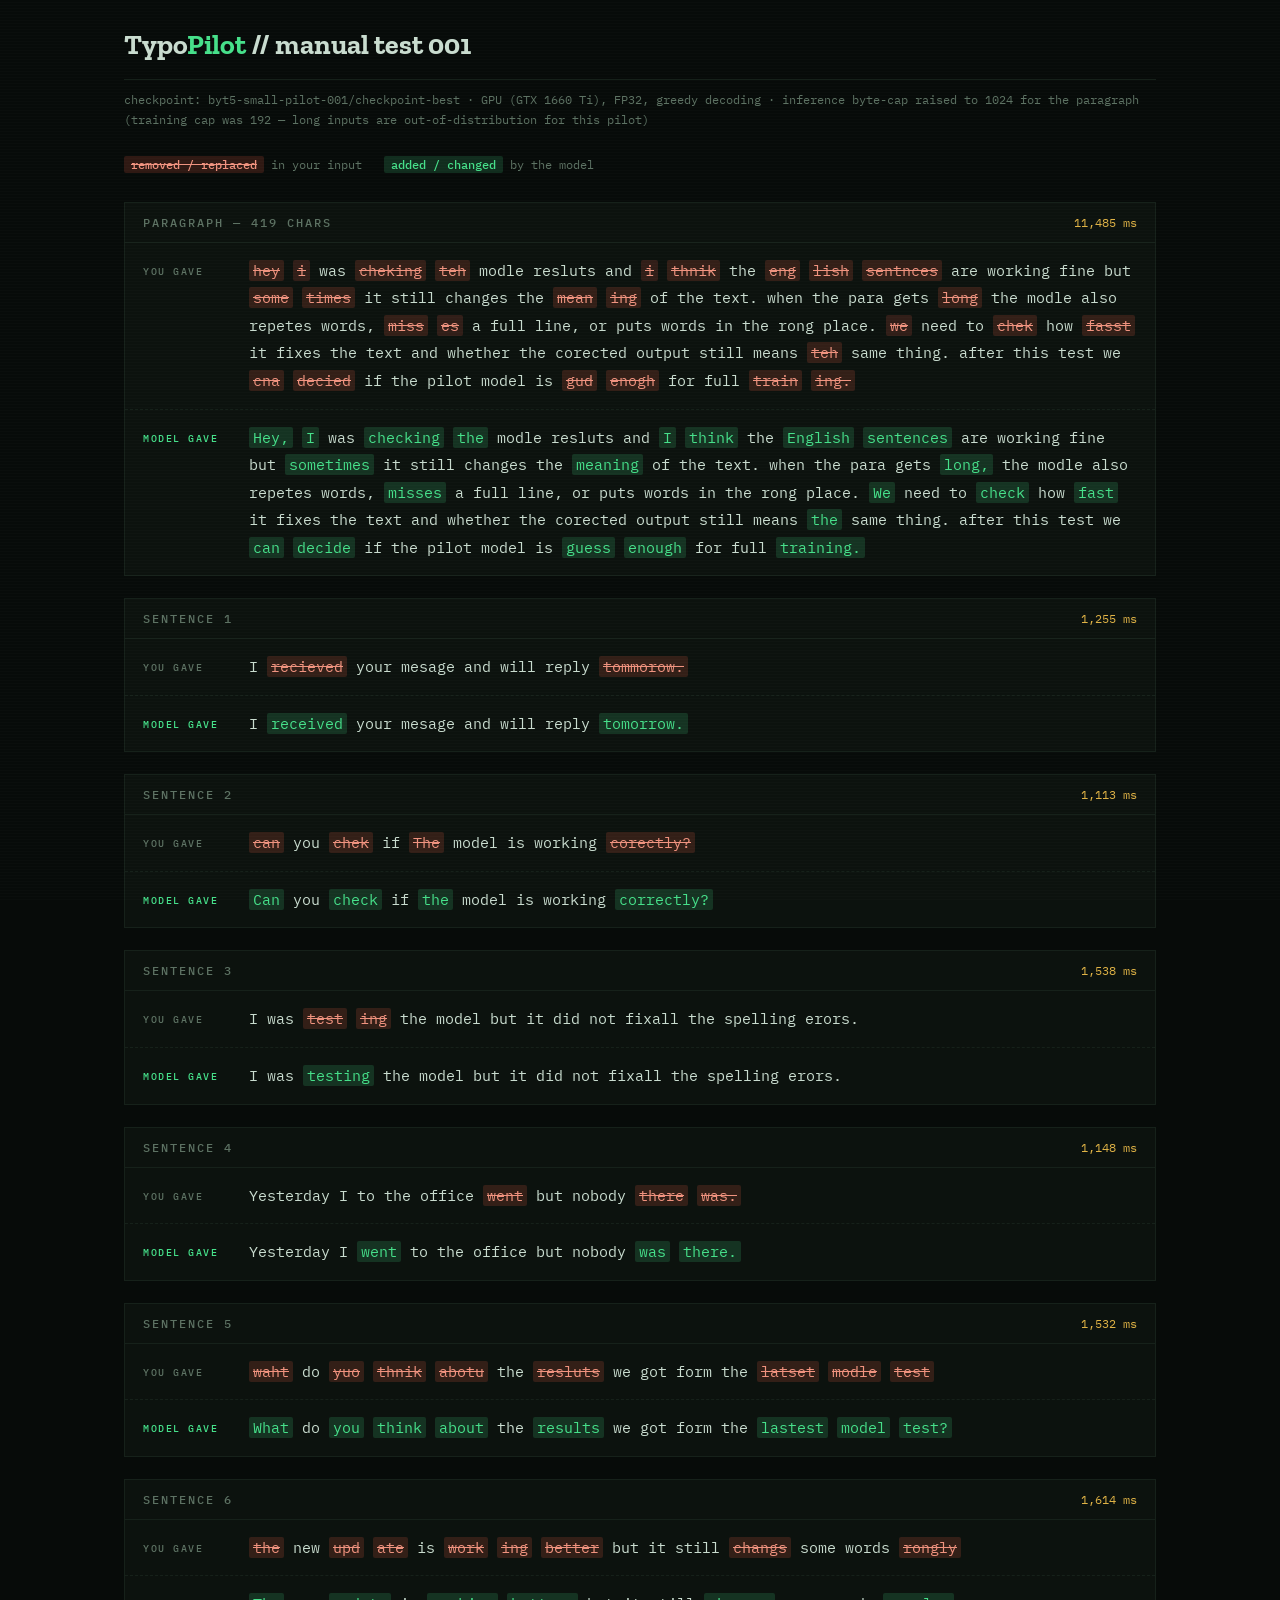
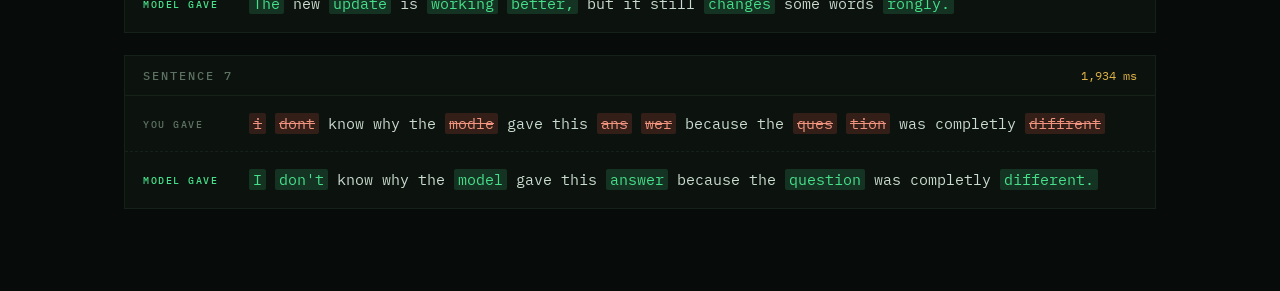
<file: reports/manual-test-001.html>
<!DOCTYPE html>
<html lang="en">
<head>
<meta charset="utf-8">
<meta name="viewport" content="width=device-width, initial-scale=1">
<title>TypoPilot — Manual Test 001</title>
<link rel="preconnect" href="https://fonts.googleapis.com">
<link href="https://fonts.googleapis.com/css2?family=IBM+Plex+Mono:wght@400;500;600&family=Zilla+Slab:wght@600;700&display=swap" rel="stylesheet">
<style>
  :root {
    --bg: #070b09; --panel: #0c120e; --panel-edge: #16211a;
    --ink: #c9dccf; --ink-dim: #5d7263;
    --phosphor: #46e08a; --amber: #e0b346; --red: #e05a46;
    --mono: "IBM Plex Mono", ui-monospace, Consolas, monospace;
    --display: "Zilla Slab", Georgia, serif;
  }
  * { margin: 0; padding: 0; box-sizing: border-box; }
  body { background: var(--bg); color: var(--ink); font-family: var(--mono); font-size: 14px; }
  body::before {
    content: ""; position: fixed; inset: 0; pointer-events: none; z-index: 9;
    background: repeating-linear-gradient(0deg, rgba(255,255,255,.015) 0 1px, transparent 1px 3px);
  }
  .wrap { max-width: 1080px; margin: 0 auto; padding: 28px 24px 60px; }
  header { display: flex; align-items: baseline; gap: 18px; border-bottom: 1px solid var(--panel-edge); padding-bottom: 18px; margin-bottom: 10px; }
  header h1 { font-family: var(--display); font-size: 28px; color: var(--ink); }
  header h1 em { color: var(--phosphor); font-style: normal; }
  .sub { color: var(--ink-dim); font-size: 12px; margin-bottom: 26px; line-height: 1.7; }
  .legend { display: flex; gap: 22px; margin: 14px 0 30px; font-size: 12px; color: var(--ink-dim); }
  .legend b { font-weight: 500; padding: 1px 7px; border-radius: 2px; }
  .b-in { background: rgba(224,90,70,.18); color: #f0937f; text-decoration: line-through; }
  .b-out { background: rgba(70,224,138,.16); color: var(--phosphor); }

  .case { background: var(--panel); border: 1px solid var(--panel-edge); margin-bottom: 22px; }
  .case-head { display: flex; align-items: center; gap: 14px; padding: 12px 18px; border-bottom: 1px solid var(--panel-edge); }
  .case-head h2 { font-size: 12px; letter-spacing: 2px; text-transform: uppercase; color: var(--ink-dim); font-weight: 500; }
  .lat { margin-left: auto; font-size: 12px; color: var(--amber); }
  .row { display: grid; grid-template-columns: 92px 1fr; gap: 14px; padding: 14px 18px; line-height: 1.9; }
  .row + .row { border-top: 1px dashed var(--panel-edge); }
  .row b { font-size: 10px; letter-spacing: 1.5px; text-transform: uppercase; color: var(--ink-dim); font-weight: 500; padding-top: 5px; }
  .row.model b { color: var(--phosphor); }
  .text { font-size: 14.5px; }
  .del { background: rgba(224,90,70,.18); color: #f0937f; text-decoration: line-through; padding: 1px 4px; border-radius: 2px; }
  .add { background: rgba(70,224,138,.16); color: var(--phosphor); padding: 1px 4px; border-radius: 2px; }
</style>
</head>
<body>
<div class="wrap">
  <header>
    <h1>Typo<em>Pilot</em> // manual test 001</h1>
  </header>
  <p class="sub">
    checkpoint: byt5-small-pilot-001/checkpoint-best · GPU (GTX 1660 Ti), FP32, greedy decoding ·
    inference byte-cap raised to 1024 for the paragraph (training cap was 192 — long inputs are out-of-distribution for this pilot)
  </p>
  <div class="legend">
    <span><b class="b-in">removed / replaced</b> in your input</span>
    <span><b class="b-out">added / changed</b> by the model</span>
  </div>
  <div id="cases"></div>
</div>

<script>
const RESULTS = [
  {
    id: "paragraph — 419 chars", latency_ms: 11485,
    input: "hey i was cheking teh modle resluts and i thnik the eng lish sentnces are working fine but some times it still changes the mean ing of the text. when the para gets long the modle also repetes words, miss es a full line, or puts words in the rong place. we need to chek how fasst it fixes the text and whether the corected output still means teh same thing. after this test we cna decied if the pilot model is gud enogh for full train ing.",
    output: "Hey, I was checking the modle resluts and I think the English sentences are working fine but sometimes it still changes the meaning of the text. when the para gets long, the modle also repetes words, misses a full line, or puts words in the rong place. We need to check how fast it fixes the text and whether the corected output still means the same thing. after this test we can decide if the pilot model is guess enough for full training."
  },
  {
    id: "sentence 1", latency_ms: 1255,
    input: "I recieved your mesage and will reply tommorow.",
    output: "I received your mesage and will reply tomorrow."
  },
  {
    id: "sentence 2", latency_ms: 1113,
    input: "can you chek if The model is working corectly?",
    output: "Can you check if the model is working correctly?"
  },
  {
    id: "sentence 3", latency_ms: 1538,
    input: "I was test ing the model but it did not fixall the spelling erors.",
    output: "I was testing the model but it did not fixall the spelling erors."
  },
  {
    id: "sentence 4", latency_ms: 1148,
    input: "Yesterday I to the office went but nobody there was.",
    output: "Yesterday I went to the office but nobody was there."
  },
  {
    id: "sentence 5", latency_ms: 1532,
    input: "waht do yuo thnik abotu the resluts we got form the latset modle test",
    output: "What do you think about the results we got form the lastest model test?"
  },
  {
    id: "sentence 6", latency_ms: 1614,
    input: "the new upd ate is work ing better but it still changs some words rongly",
    output: "The new update is working better, but it still changes some words rongly."
  },
  {
    id: "sentence 7", latency_ms: 1934,
    input: "i dont know why the modle gave this ans wer because the ques tion was completly diffrent",
    output: "I don't know why the model gave this answer because the question was completly different."
  }
];

// word-level LCS diff
function diff(a, b) {
  const A = a.split(/\s+/), B = b.split(/\s+/);
  const m = A.length, n = B.length;
  const L = Array.from({length: m + 1}, () => new Array(n + 1).fill(0));
  for (let i = m - 1; i >= 0; i--)
    for (let j = n - 1; j >= 0; j--)
      L[i][j] = A[i] === B[j] ? L[i+1][j+1] + 1 : Math.max(L[i+1][j], L[i][j+1]);
  const ops = [];
  let i = 0, j = 0;
  while (i < m && j < n) {
    if (A[i] === B[j]) { ops.push(["=", A[i]]); i++; j++; }
    else if (L[i+1][j] >= L[i][j+1]) { ops.push(["-", A[i]]); i++; }
    else { ops.push(["+", B[j]]); j++; }
  }
  while (i < m) ops.push(["-", A[i++]]);
  while (j < n) ops.push(["+", B[j++]]);
  return ops;
}

const esc = s => s.replace(/[&<>"]/g, c => ({"&":"&amp;","<":"&lt;",">":"&gt;",'"':"&quot;"}[c]));

function render(kind, ops) {
  return ops.map(([op, word]) => {
    if (op === "=") return esc(word);
    if (op === "-" && kind === "input") return `<span class="del">${esc(word)}</span>`;
    if (op === "+" && kind === "output") return `<span class="add">${esc(word)}</span>`;
    return null;
  }).filter(Boolean).join(" ");
}

document.getElementById("cases").innerHTML = RESULTS.map(r => {
  const ops = diff(r.input, r.output);
  return `<div class="case">
    <div class="case-head"><h2>${r.id}</h2><span class="lat">${r.latency_ms.toLocaleString()} ms</span></div>
    <div class="row"><b>you gave</b><div class="text">${render("input", ops)}</div></div>
    <div class="row model"><b>model gave</b><div class="text">${render("output", ops)}</div></div>
  </div>`;
}).join("");
</script>
</body>
</html>
</file>
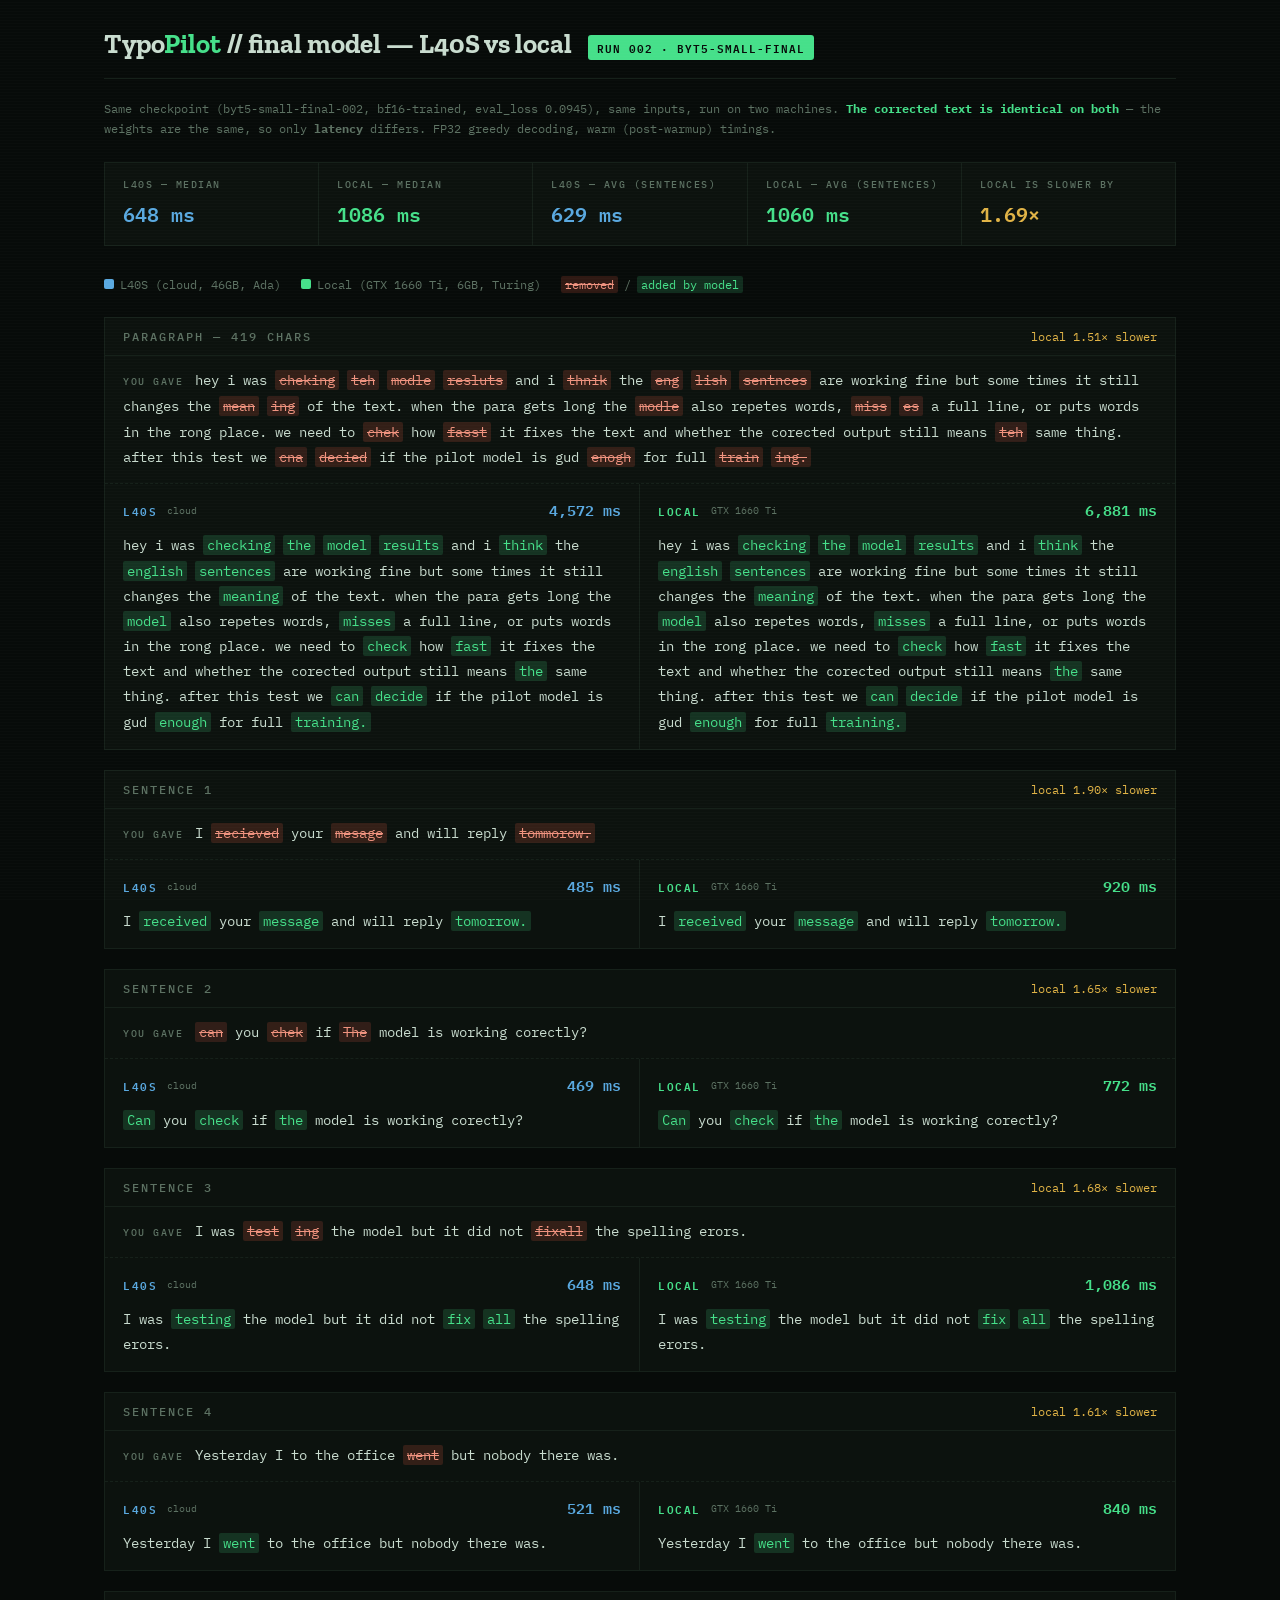
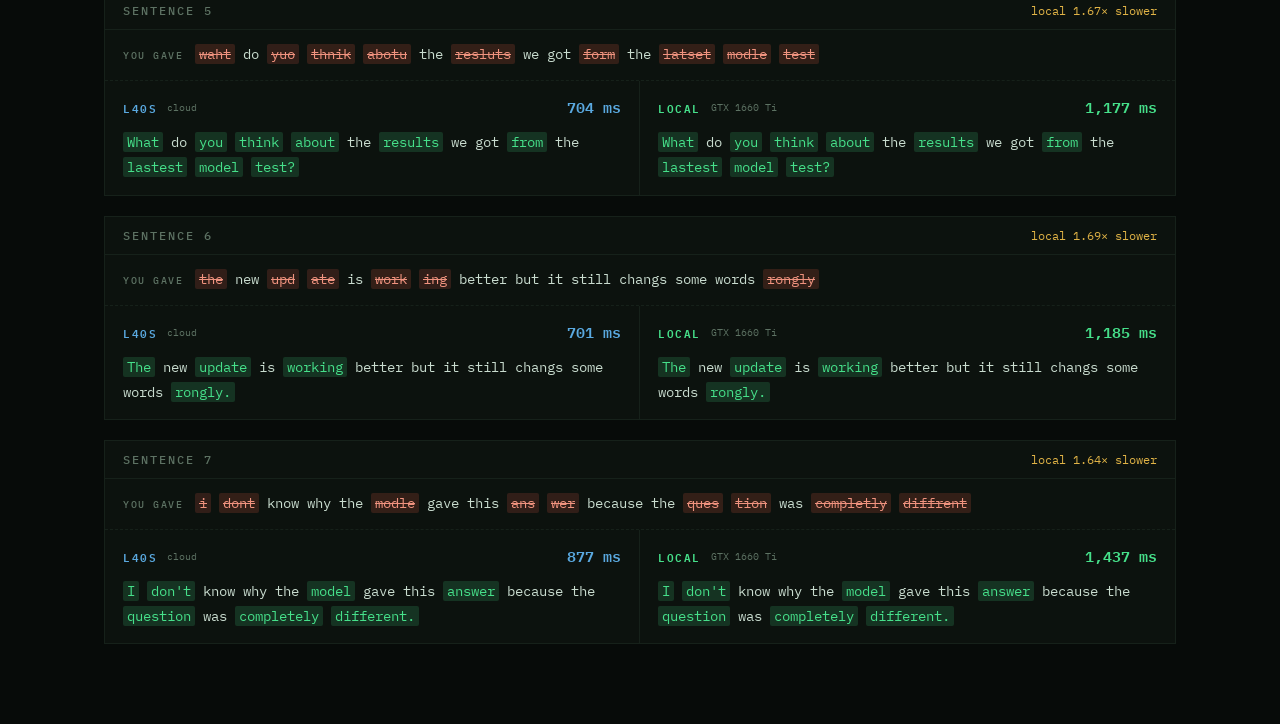
<file: reports/manual-test-002-final.html>
<!DOCTYPE html>
<html lang="en">
<head>
<meta charset="utf-8">
<meta name="viewport" content="width=device-width, initial-scale=1">
<title>TypoPilot — Final Model: L40S vs Local</title>
<link rel="preconnect" href="https://fonts.googleapis.com">
<link href="https://fonts.googleapis.com/css2?family=IBM+Plex+Mono:wght@400;500;600&family=Zilla+Slab:wght@600;700&display=swap" rel="stylesheet">
<style>
  :root {
    --bg: #070b09; --panel: #0c120e; --panel-edge: #16211a;
    --ink: #c9dccf; --ink-dim: #5d7263;
    --phosphor: #46e08a; --amber: #e0b346; --red: #e05a46; --blue: #5aa9e0;
    --mono: "IBM Plex Mono", ui-monospace, Consolas, monospace;
    --display: "Zilla Slab", Georgia, serif;
  }
  * { margin: 0; padding: 0; box-sizing: border-box; }
  body { background: var(--bg); color: var(--ink); font-family: var(--mono); font-size: 14px; }
  body::before {
    content: ""; position: fixed; inset: 0; pointer-events: none; z-index: 9;
    background: repeating-linear-gradient(0deg, rgba(255,255,255,.015) 0 1px, transparent 1px 3px);
  }
  .wrap { max-width: 1120px; margin: 0 auto; padding: 28px 24px 60px; }
  header { display: flex; align-items: baseline; gap: 16px; border-bottom: 1px solid var(--panel-edge); padding-bottom: 18px; margin-bottom: 20px; flex-wrap: wrap; }
  header h1 { font-family: var(--display); font-size: 27px; color: var(--ink); }
  header h1 em { color: var(--phosphor); font-style: normal; }
  .tag { font-size: 11px; letter-spacing: 1px; text-transform: uppercase; color: var(--bg); background: var(--phosphor); padding: 3px 9px; border-radius: 3px; font-weight: 600; }
  .sub { color: var(--ink-dim); font-size: 12px; margin-bottom: 22px; line-height: 1.7; }

  /* summary bar */
  .summary { display: grid; grid-template-columns: repeat(auto-fit, minmax(150px, 1fr)); gap: 1px; background: var(--panel-edge); border: 1px solid var(--panel-edge); margin-bottom: 30px; }
  .scard { background: var(--panel); padding: 15px 18px; }
  .scard b { display: block; font-size: 10px; letter-spacing: 1.5px; text-transform: uppercase; color: var(--ink-dim); margin-bottom: 7px; font-weight: 500; }
  .scard span { font-size: 20px; font-weight: 600; font-variant-numeric: tabular-nums; }
  .l40 { color: var(--blue); }
  .loc { color: var(--phosphor); }
  .amber { color: var(--amber); }

  .legend { display: flex; gap: 20px; margin: 0 0 24px; font-size: 12px; color: var(--ink-dim); flex-wrap: wrap; align-items: center; }
  .chip { display: inline-flex; align-items: center; gap: 6px; }
  .dot { width: 10px; height: 10px; border-radius: 2px; display: inline-block; }
  .del { background: rgba(224,90,70,.18); color: #f0937f; text-decoration: line-through; padding: 1px 4px; border-radius: 2px; }
  .add { background: rgba(70,224,138,.16); color: var(--phosphor); padding: 1px 4px; border-radius: 2px; }

  .case { background: var(--panel); border: 1px solid var(--panel-edge); margin-bottom: 20px; }
  .case-head { display: flex; align-items: center; gap: 12px; padding: 11px 18px; border-bottom: 1px solid var(--panel-edge); }
  .case-head h2 { font-size: 12px; letter-spacing: 2px; text-transform: uppercase; color: var(--ink-dim); font-weight: 500; }
  .ratio { margin-left: auto; font-size: 12px; color: var(--amber); }
  .input-row { padding: 12px 18px; line-height: 1.85; border-bottom: 1px dashed var(--panel-edge); }
  .input-row b { font-size: 10px; letter-spacing: 1.5px; text-transform: uppercase; color: var(--ink-dim); font-weight: 500; margin-right: 12px; }

  /* two divisions */
  .divisions { display: grid; grid-template-columns: 1fr 1fr; }
  @media (max-width: 820px) { .divisions { grid-template-columns: 1fr; } }
  .division { padding: 14px 18px; }
  .division:first-child { border-right: 1px solid var(--panel-edge); }
  @media (max-width: 820px) { .division:first-child { border-right: none; border-bottom: 1px solid var(--panel-edge); } }
  .dhead { display: flex; align-items: center; gap: 10px; margin-bottom: 10px; }
  .dhead .name { font-size: 11px; letter-spacing: 1.5px; text-transform: uppercase; font-weight: 600; }
  .dhead.l40 .name { color: var(--blue); }
  .dhead.loc .name { color: var(--phosphor); }
  .lat-badge { margin-left: auto; font-size: 15px; font-weight: 600; font-variant-numeric: tabular-nums; }
  .dhead .hw { font-size: 10px; color: var(--ink-dim); }
  .output { font-size: 14px; line-height: 1.8; }
</style>
</head>
<body>
<div class="wrap">
  <header>
    <h1>Typo<em>Pilot</em> // final model — L40S vs local</h1>
    <span class="tag">run 002 · byt5-small-final</span>
  </header>
  <p class="sub">
    Same checkpoint (byt5-small-final-002, bf16-trained, eval_loss 0.0945), same inputs, run on two machines.
    <strong style="color:var(--phosphor)">The corrected text is identical on both</strong> — the weights are the same, so only
    <strong>latency</strong> differs. FP32 greedy decoding, warm (post-warmup) timings.
  </p>

  <div class="summary" id="summary"></div>

  <div class="legend">
    <span class="chip"><span class="dot" style="background:var(--blue)"></span> L40S (cloud, 46GB, Ada)</span>
    <span class="chip"><span class="dot" style="background:var(--phosphor)"></span> Local (GTX 1660 Ti, 6GB, Turing)</span>
    <span class="chip"><span class="del">removed</span> / <span class="add">added by model</span></span>
  </div>

  <div id="cases"></div>
</div>

<script>
// outputs are identical across runs; stored once. latencies differ per machine.
const DATA = [
  { id: "paragraph — 419 chars",
    input: "hey i was cheking teh modle resluts and i thnik the eng lish sentnces are working fine but some times it still changes the mean ing of the text. when the para gets long the modle also repetes words, miss es a full line, or puts words in the rong place. we need to chek how fasst it fixes the text and whether the corected output still means teh same thing. after this test we cna decied if the pilot model is gud enogh for full train ing.",
    output: "hey i was checking the model results and i think the english sentences are working fine but some times it still changes the meaning of the text. when the para gets long the model also repetes words, misses a full line, or puts words in the rong place. we need to check how fast it fixes the text and whether the corected output still means the same thing. after this test we can decide if the pilot model is gud enough for full training.",
    l40s: 4572, local: 6881 },
  { id: "sentence 1", input: "I recieved your mesage and will reply tommorow.",
    output: "I received your message and will reply tomorrow.", l40s: 485, local: 920 },
  { id: "sentence 2", input: "can you chek if The model is working corectly?",
    output: "Can you check if the model is working corectly?", l40s: 469, local: 772 },
  { id: "sentence 3", input: "I was test ing the model but it did not fixall the spelling erors.",
    output: "I was testing the model but it did not fix all the spelling erors.", l40s: 648, local: 1086 },
  { id: "sentence 4", input: "Yesterday I to the office went but nobody there was.",
    output: "Yesterday I went to the office but nobody there was.", l40s: 521, local: 840 },
  { id: "sentence 5", input: "waht do yuo thnik abotu the resluts we got form the latset modle test",
    output: "What do you think about the results we got from the lastest model test?", l40s: 704, local: 1177 },
  { id: "sentence 6", input: "the new upd ate is work ing better but it still changs some words rongly",
    output: "The new update is working better but it still changs some words rongly.", l40s: 701, local: 1185 },
  { id: "sentence 7", input: "i dont know why the modle gave this ans wer because the ques tion was completly diffrent",
    output: "I don't know why the model gave this answer because the question was completely different.", l40s: 877, local: 1437 }
];

// ---- summary stats (sentences only, excludes the long paragraph) ----
const sent = DATA.filter(d => d.id.startsWith("sentence"));
const avg = arr => Math.round(arr.reduce((a,b)=>a+b,0)/arr.length);
const med = arr => { const s=[...arr].sort((a,b)=>a-b); return s[Math.floor(s.length/2)]; };
const l40Avg = avg(sent.map(d=>d.l40s)), locAvg = avg(sent.map(d=>d.local));
document.getElementById("summary").innerHTML = `
  <div class="scard"><b>L40S — median</b><span class="l40">${med(sent.map(d=>d.l40s))} ms</span></div>
  <div class="scard"><b>Local — median</b><span class="loc">${med(sent.map(d=>d.local))} ms</span></div>
  <div class="scard"><b>L40S — avg (sentences)</b><span class="l40">${l40Avg} ms</span></div>
  <div class="scard"><b>Local — avg (sentences)</b><span class="loc">${locAvg} ms</span></div>
  <div class="scard"><b>Local is slower by</b><span class="amber">${(locAvg/l40Avg).toFixed(2)}×</span></div>
`;

function diff(a, b) {
  const A = a.split(/\s+/), B = b.split(/\s+/);
  const m = A.length, n = B.length;
  const L = Array.from({length: m + 1}, () => new Array(n + 1).fill(0));
  for (let i = m - 1; i >= 0; i--)
    for (let j = n - 1; j >= 0; j--)
      L[i][j] = A[i] === B[j] ? L[i+1][j+1] + 1 : Math.max(L[i+1][j], L[i][j+1]);
  const ops = []; let i = 0, j = 0;
  while (i < m && j < n) {
    if (A[i] === B[j]) { ops.push(["=", A[i]]); i++; j++; }
    else if (L[i+1][j] >= L[i][j+1]) { ops.push(["-", A[i]]); i++; }
    else { ops.push(["+", B[j]]); j++; }
  }
  while (i < m) ops.push(["-", A[i++]]);
  while (j < n) ops.push(["+", B[j++]]);
  return ops;
}
const esc = s => s.replace(/[&<>"]/g, c => ({"&":"&amp;","<":"&lt;",">":"&gt;",'"':"&quot;"}[c]));
function renderOut(ops) {
  return ops.map(([op, w]) => op === "=" ? esc(w) : op === "+" ? `<span class="add">${esc(w)}</span>` : null)
            .filter(Boolean).join(" ");
}
function renderIn(ops) {
  return ops.map(([op, w]) => op === "=" ? esc(w) : op === "-" ? `<span class="del">${esc(w)}</span>` : null)
            .filter(Boolean).join(" ");
}

document.getElementById("cases").innerHTML = DATA.map(d => {
  const ops = diff(d.input, d.output);
  const outHtml = renderOut(ops);
  const ratio = (d.local / d.l40s).toFixed(2);
  return `<div class="case">
    <div class="case-head">
      <h2>${d.id}</h2>
      <span class="ratio">local ${ratio}× slower</span>
    </div>
    <div class="input-row"><b>you gave</b>${renderIn(ops)}</div>
    <div class="divisions">
      <div class="division">
        <div class="dhead l40">
          <span class="name">L40S</span><span class="hw">cloud</span>
          <span class="lat-badge l40">${d.l40s.toLocaleString()} ms</span>
        </div>
        <div class="output">${outHtml}</div>
      </div>
      <div class="division">
        <div class="dhead loc">
          <span class="name">Local</span><span class="hw">GTX 1660 Ti</span>
          <span class="lat-badge loc">${d.local.toLocaleString()} ms</span>
        </div>
        <div class="output">${outHtml}</div>
      </div>
    </div>
  </div>`;
}).join("");
</script>
</body>
</html>
</file>
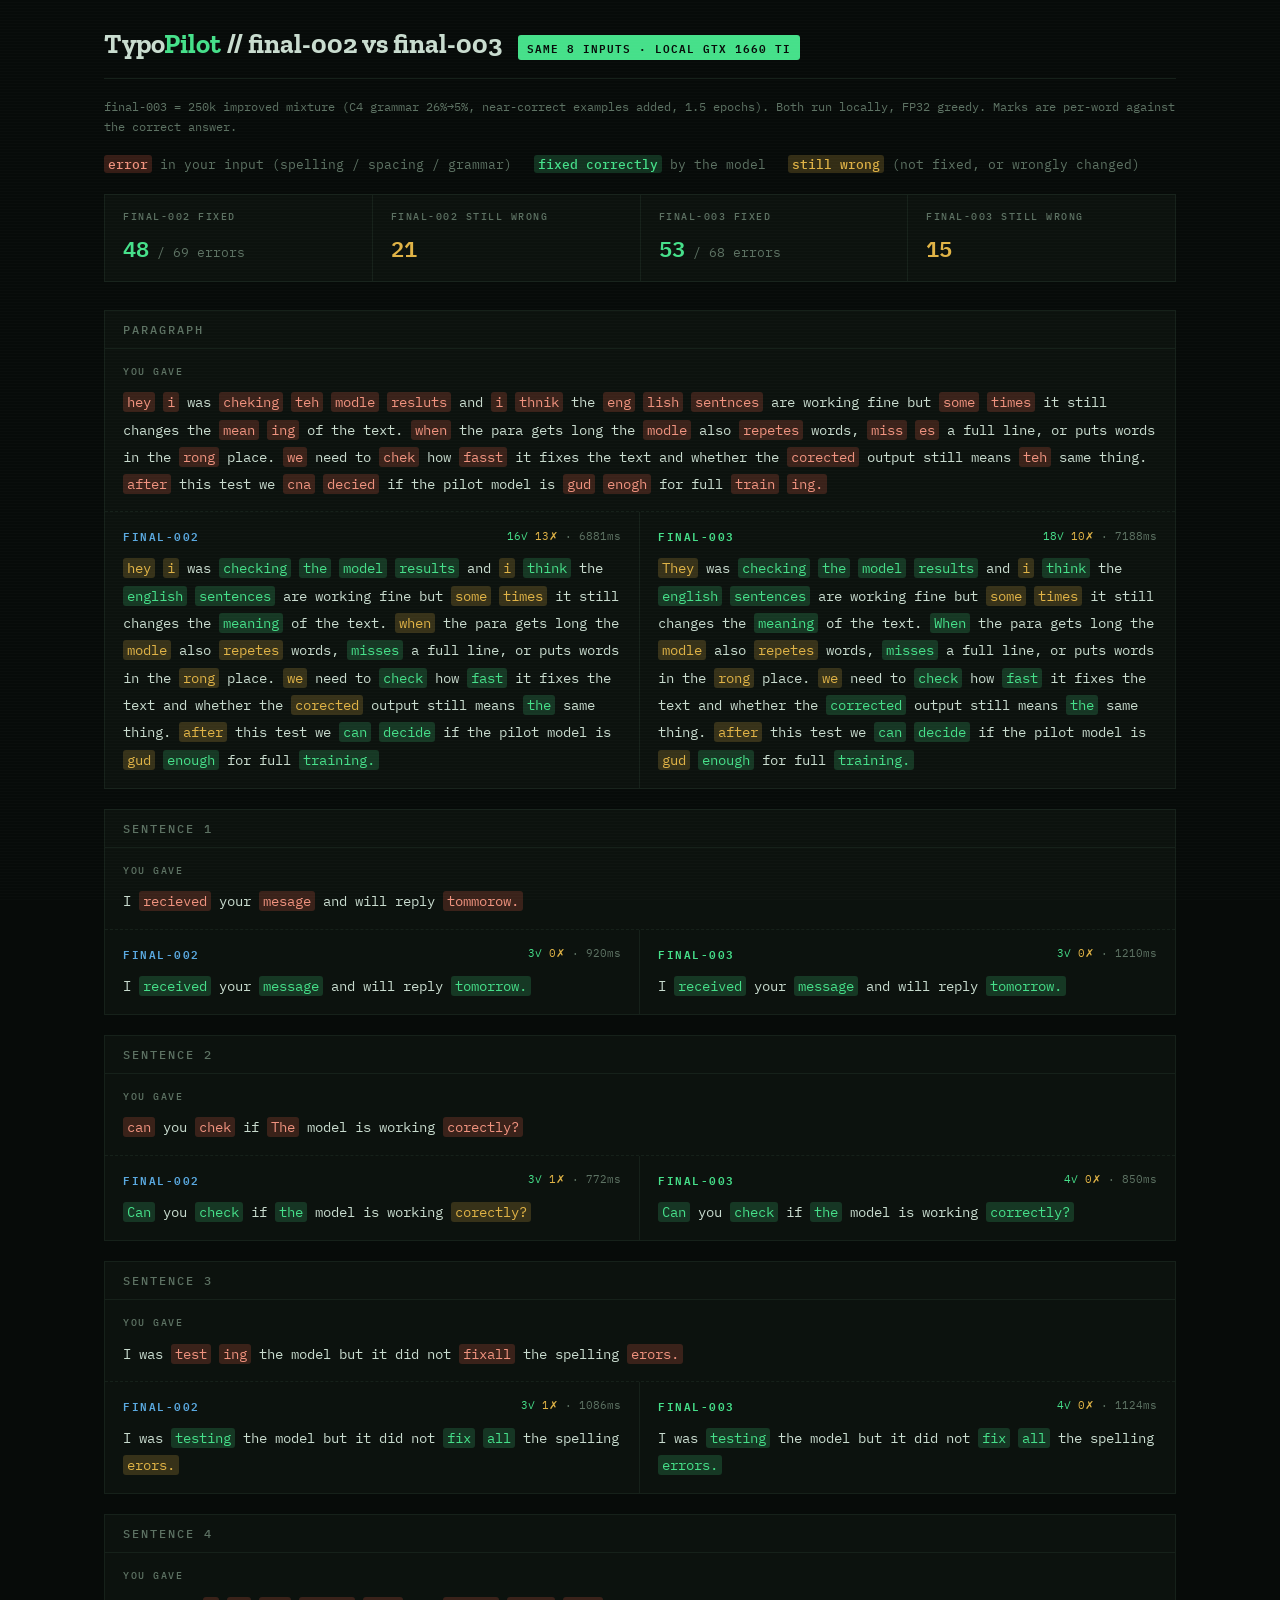
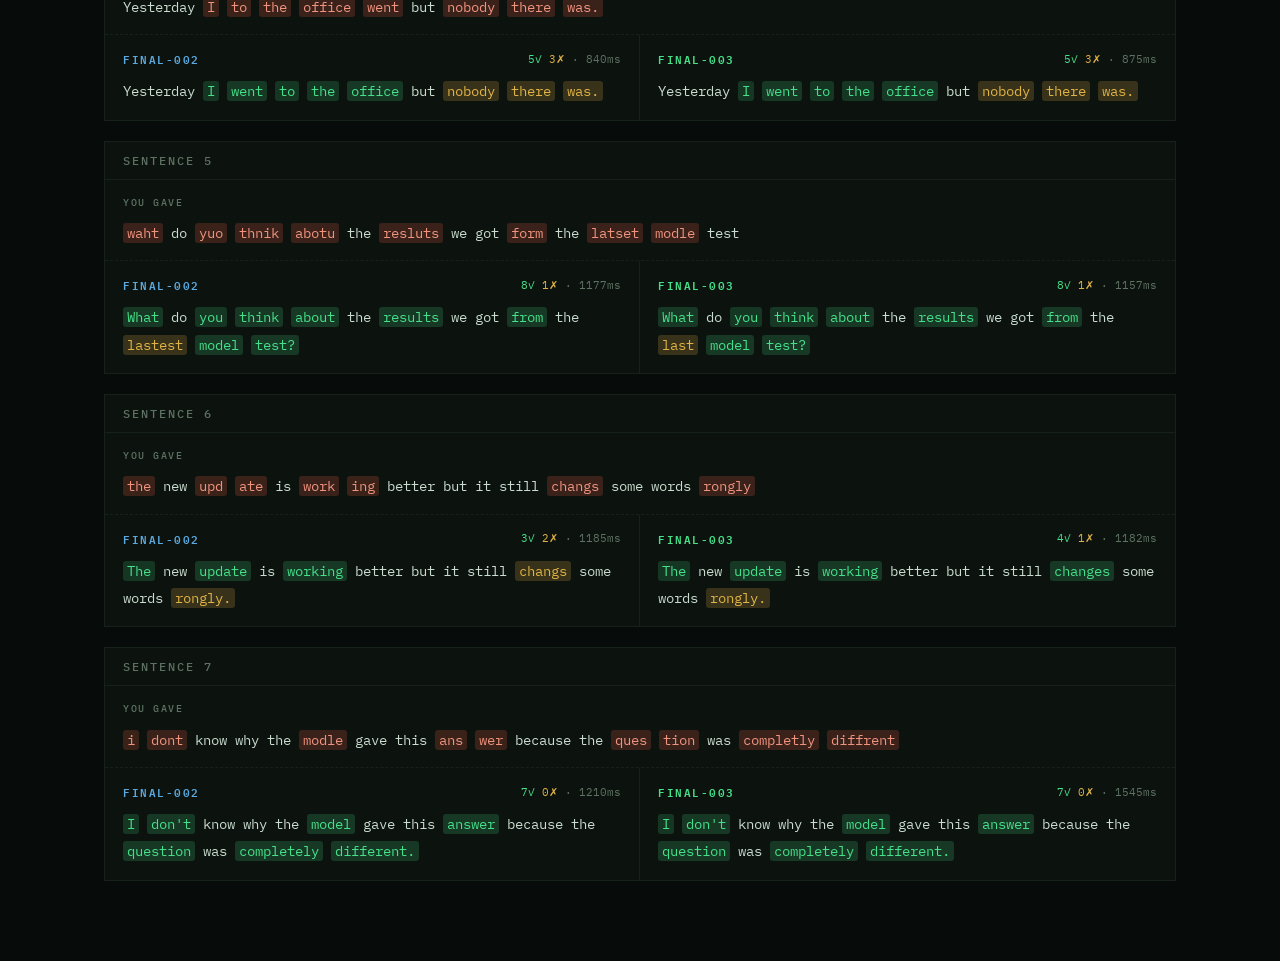
<file: reports/manual-test-003-vs-002.html>
<!DOCTYPE html>
<html lang="en">
<head>
<meta charset="utf-8">
<meta name="viewport" content="width=device-width, initial-scale=1">
<title>TypoPilot — final-002 vs final-003</title>
<link rel="preconnect" href="https://fonts.googleapis.com">
<link href="https://fonts.googleapis.com/css2?family=IBM+Plex+Mono:wght@400;500;600&family=Zilla+Slab:wght@600;700&display=swap" rel="stylesheet">
<style>
  :root {
    --bg: #070b09; --panel: #0c120e; --panel-edge: #16211a;
    --ink: #c9dccf; --ink-dim: #5d7263;
    --green: #46e08a; --yellow: #e0b346; --red: #e05a46; --blue: #5aa9e0;
    --mono: "IBM Plex Mono", ui-monospace, Consolas, monospace;
    --display: "Zilla Slab", Georgia, serif;
  }
  * { margin: 0; padding: 0; box-sizing: border-box; }
  body { background: var(--bg); color: var(--ink); font-family: var(--mono); font-size: 14px; }
  body::before { content: ""; position: fixed; inset: 0; pointer-events: none; z-index: 9;
    background: repeating-linear-gradient(0deg, rgba(255,255,255,.015) 0 1px, transparent 1px 3px); }
  .wrap { max-width: 1120px; margin: 0 auto; padding: 28px 24px 60px; }
  header { display: flex; align-items: baseline; gap: 16px; border-bottom: 1px solid var(--panel-edge); padding-bottom: 18px; margin-bottom: 18px; flex-wrap: wrap; }
  header h1 { font-family: var(--display); font-size: 27px; color: var(--ink); }
  header h1 em { color: var(--green); font-style: normal; }
  .tag { font-size: 11px; letter-spacing: 1px; text-transform: uppercase; color: var(--bg); background: var(--green); padding: 3px 9px; border-radius: 3px; font-weight: 600; }
  .sub { color: var(--ink-dim); font-size: 12px; margin-bottom: 18px; line-height: 1.7; }
  .legend { display: flex; gap: 10px 22px; margin: 0 0 22px; font-size: 12.5px; color: var(--ink-dim); flex-wrap: wrap; align-items: center; }
  .swatch { padding: 1px 7px; border-radius: 3px; font-weight: 500; }
  .mark-e { background: rgba(224,90,70,.22); color: #f0937f; border-radius: 3px; padding: 1px 4px; }
  .mark-g { background: rgba(70,224,138,.18); color: var(--green); border-radius: 3px; padding: 1px 4px; }
  .mark-y { background: rgba(224,179,70,.20); color: var(--yellow); border-radius: 3px; padding: 1px 4px; }
  .summary { display: grid; grid-template-columns: repeat(auto-fit, minmax(150px, 1fr)); gap: 1px; background: var(--panel-edge); border: 1px solid var(--panel-edge); margin-bottom: 28px; }
  .scard { background: var(--panel); padding: 15px 18px; }
  .scard b { display: block; font-size: 10px; letter-spacing: 1.5px; text-transform: uppercase; color: var(--ink-dim); margin-bottom: 7px; font-weight: 500; }
  .scard .big { font-size: 22px; font-weight: 600; }
  .scard .frac { font-size: 13px; color: var(--ink-dim); }
  .case { background: var(--panel); border: 1px solid var(--panel-edge); margin-bottom: 20px; }
  .case-head { padding: 11px 18px; border-bottom: 1px solid var(--panel-edge); }
  .case-head h2 { font-size: 12px; letter-spacing: 2px; text-transform: uppercase; color: var(--ink-dim); font-weight: 500; }
  .input-row { padding: 13px 18px; line-height: 1.95; border-bottom: 1px dashed var(--panel-edge); }
  .input-row b { display:block; font-size: 10px; letter-spacing: 1.5px; text-transform: uppercase; color: var(--ink-dim); font-weight: 500; margin-bottom: 8px; }
  .divisions { display: grid; grid-template-columns: 1fr 1fr; }
  @media (max-width: 820px) { .divisions { grid-template-columns: 1fr; } }
  .division { padding: 14px 18px; }
  .division:first-child { border-right: 1px solid var(--panel-edge); }
  @media (max-width: 820px) { .division:first-child { border-right: none; border-bottom: 1px solid var(--panel-edge); } }
  .dhead { display: flex; align-items: center; gap: 10px; margin-bottom: 10px; }
  .dhead .name { font-size: 11px; letter-spacing: 1.5px; text-transform: uppercase; font-weight: 600; }
  .dhead.old .name { color: var(--blue); }
  .dhead.new .name { color: var(--green); }
  .tally { margin-left: auto; font-size: 11px; color: var(--ink-dim); }
  .tally .g { color: var(--green); } .tally .y { color: var(--yellow); }
  .output { font-size: 14px; line-height: 1.95; }
</style>
</head>
<body>
<div class="wrap">
  <header>
    <h1>Typo<em>Pilot</em> // final-002 vs final-003</h1>
    <span class="tag">same 8 inputs · local GTX 1660 Ti</span>
  </header>
  <p class="sub">
    final-003 = 250k improved mixture (C4 grammar 26%&rarr;5%, near-correct examples added, 1.5 epochs). Both run locally, FP32 greedy.
    Marks are per-word against the correct answer.
  </p>
  <div class="legend">
    <span><span class="swatch mark-e">error</span> in your input (spelling / spacing / grammar)</span>
    <span><span class="swatch mark-g">fixed correctly</span> by the model</span>
    <span><span class="swatch mark-y">still wrong</span> (not fixed, or wrongly changed)</span>
  </div>
  <div class="summary" id="summary"></div>
  <div id="cases"></div>
</div>

<script>
// token: plain string = neutral; ["word","e"|"g"|"y"] = marked.
const DATA = [
  { id: "paragraph",
    input: [["hey","e"],["i","e"],"was",["cheking","e"],["teh","e"],["modle","e"],["resluts","e"],"and",["i","e"],["thnik","e"],"the",["eng","e"],["lish","e"],["sentnces","e"],"are","working","fine","but",["some","e"],["times","e"],"it","still","changes","the",["mean","e"],["ing","e"],"of","the","text.",["when","e"],"the","para","gets","long","the",["modle","e"],"also",["repetes","e"],"words,",["miss","e"],["es","e"],"a","full","line,","or","puts","words","in","the",["rong","e"],"place.",["we","e"],"need","to",["chek","e"],"how",["fasst","e"],"it","fixes","the","text","and","whether","the",["corected","e"],"output","still","means",["teh","e"],"same","thing.",["after","e"],"this","test","we",["cna","e"],["decied","e"],"if","the","pilot","model","is",["gud","e"],["enogh","e"],"for","full",["train","e"],["ing.","e"]],
    old: [["hey","y"],["i","y"],"was",["checking","g"],["the","g"],["model","g"],["results","g"],"and",["i","y"],["think","g"],"the",["english","g"],["sentences","g"],"are","working","fine","but",["some","y"],["times","y"],"it","still","changes","the",["meaning","g"],"of","the","text.",["when","y"],"the","para","gets","long","the",["modle","y"],"also",["repetes","y"],"words,",["misses","g"],"a","full","line,","or","puts","words","in","the",["rong","y"],"place.",["we","y"],"need","to",["check","g"],"how",["fast","g"],"it","fixes","the","text","and","whether","the",["corected","y"],"output","still","means",["the","g"],"same","thing.",["after","y"],"this","test","we",["can","g"],["decide","g"],"if","the","pilot","model","is",["gud","y"],["enough","g"],"for","full",["training.","g"]],
    new: [["They","y"],"was",["checking","g"],["the","g"],["model","g"],["results","g"],"and",["i","y"],["think","g"],"the",["english","g"],["sentences","g"],"are","working","fine","but",["some","y"],["times","y"],"it","still","changes","the",["meaning","g"],"of","the","text.",["When","g"],"the","para","gets","long","the",["modle","y"],"also",["repetes","y"],"words,",["misses","g"],"a","full","line,","or","puts","words","in","the",["rong","y"],"place.",["we","y"],"need","to",["check","g"],"how",["fast","g"],"it","fixes","the","text","and","whether","the",["corrected","g"],"output","still","means",["the","g"],"same","thing.",["after","y"],"this","test","we",["can","g"],["decide","g"],"if","the","pilot","model","is",["gud","y"],["enough","g"],"for","full",["training.","g"]],
    old_lat: 6881, new_lat: 7188 },
  { id: "sentence 1",
    input: ["I",["recieved","e"],"your",["mesage","e"],"and","will","reply",["tommorow.","e"]],
    old: ["I",["received","g"],"your",["message","g"],"and","will","reply",["tomorrow.","g"]],
    new: ["I",["received","g"],"your",["message","g"],"and","will","reply",["tomorrow.","g"]],
    old_lat: 920, new_lat: 1210 },
  { id: "sentence 2",
    input: [["can","e"],"you",["chek","e"],"if",["The","e"],"model","is","working",["corectly?","e"]],
    old: [["Can","g"],"you",["check","g"],"if",["the","g"],"model","is","working",["corectly?","y"]],
    new: [["Can","g"],"you",["check","g"],"if",["the","g"],"model","is","working",["correctly?","g"]],
    old_lat: 772, new_lat: 850 },
  { id: "sentence 3",
    input: ["I","was",["test","e"],["ing","e"],"the","model","but","it","did","not",["fixall","e"],"the","spelling",["erors.","e"]],
    old: ["I","was",["testing","g"],"the","model","but","it","did","not",["fix","g"],["all","g"],"the","spelling",["erors.","y"]],
    new: ["I","was",["testing","g"],"the","model","but","it","did","not",["fix","g"],["all","g"],"the","spelling",["errors.","g"]],
    old_lat: 1086, new_lat: 1124 },
  { id: "sentence 4",
    input: ["Yesterday",["I","e"],["to","e"],["the","e"],["office","e"],["went","e"],"but",["nobody","e"],["there","e"],["was.","e"]],
    old: ["Yesterday",["I","g"],["went","g"],["to","g"],["the","g"],["office","g"],"but",["nobody","y"],["there","y"],["was.","y"]],
    new: ["Yesterday",["I","g"],["went","g"],["to","g"],["the","g"],["office","g"],"but",["nobody","y"],["there","y"],["was.","y"]],
    old_lat: 840, new_lat: 875 },
  { id: "sentence 5",
    input: [["waht","e"],"do",["yuo","e"],["thnik","e"],["abotu","e"],"the",["resluts","e"],"we","got",["form","e"],"the",["latset","e"],["modle","e"],"test"],
    old: [["What","g"],"do",["you","g"],["think","g"],["about","g"],"the",["results","g"],"we","got",["from","g"],"the",["lastest","y"],["model","g"],["test?","g"]],
    new: [["What","g"],"do",["you","g"],["think","g"],["about","g"],"the",["results","g"],"we","got",["from","g"],"the",["last","y"],["model","g"],["test?","g"]],
    old_lat: 1177, new_lat: 1157 },
  { id: "sentence 6",
    input: [["the","e"],"new",["upd","e"],["ate","e"],"is",["work","e"],["ing","e"],"better","but","it","still",["changs","e"],"some","words",["rongly","e"]],
    old: [["The","g"],"new",["update","g"],"is",["working","g"],"better","but","it","still",["changs","y"],"some","words",["rongly.","y"]],
    new: [["The","g"],"new",["update","g"],"is",["working","g"],"better","but","it","still",["changes","g"],"some","words",["rongly.","y"]],
    old_lat: 1185, new_lat: 1182 },
  { id: "sentence 7",
    input: [["i","e"],["dont","e"],"know","why","the",["modle","e"],"gave","this",["ans","e"],["wer","e"],"because","the",["ques","e"],["tion","e"],"was",["completly","e"],["diffrent","e"]],
    old: [["I","g"],["don't","g"],"know","why","the",["model","g"],"gave","this",["answer","g"],"because","the",["question","g"],"was",["completely","g"],["different.","g"]],
    new: [["I","g"],["don't","g"],"know","why","the",["model","g"],"gave","this",["answer","g"],"because","the",["question","g"],"was",["completely","g"],["different.","g"]],
    old_lat: 1210, new_lat: 1545 }
];

const esc = s => s.replace(/[&<>"]/g, c => ({"&":"&amp;","<":"&lt;",">":"&gt;",'"':"&quot;"}[c]));
function render(tokens) {
  return tokens.map(t => typeof t === "string" ? esc(t) : `<span class="mark-${t[1]}">${esc(t[0])}</span>`).join(" ");
}
function tally(tokens) {
  let g = 0, y = 0;
  tokens.forEach(t => { if (Array.isArray(t)) { if (t[1] === "g") g++; else if (t[1] === "y") y++; } });
  return { g, y };
}

// aggregate
let og = 0, oy = 0, ng = 0, ny = 0;
DATA.forEach(d => { const a = tally(d.old), b = tally(d.new); og += a.g; oy += a.y; ng += b.g; ny += b.y; });
document.getElementById("summary").innerHTML = `
  <div class="scard"><b>final-002 fixed</b><span class="big" style="color:var(--green)">${og}</span> <span class="frac">/ ${og+oy} errors</span></div>
  <div class="scard"><b>final-002 still wrong</b><span class="big" style="color:var(--yellow)">${oy}</span></div>
  <div class="scard"><b>final-003 fixed</b><span class="big" style="color:var(--green)">${ng}</span> <span class="frac">/ ${ng+ny} errors</span></div>
  <div class="scard"><b>final-003 still wrong</b><span class="big" style="color:var(--yellow)">${ny}</span></div>`;

document.getElementById("cases").innerHTML = DATA.map(d => `<div class="case">
    <div class="case-head"><h2>${d.id}</h2></div>
    <div class="input-row"><b>you gave</b>${render(d.input)}</div>
    <div class="divisions">
      <div class="division">
        <div class="dhead old"><span class="name">final-002</span><span class="tally"><span class="g">${tally(d.old).g}&#10003;</span> <span class="y">${tally(d.old).y}&#10007;</span> · ${d.old_lat}ms</span></div>
        <div class="output">${render(d.old)}</div>
      </div>
      <div class="division">
        <div class="dhead new"><span class="name">final-003</span><span class="tally"><span class="g">${tally(d.new).g}&#10003;</span> <span class="y">${tally(d.new).y}&#10007;</span> · ${d.new_lat}ms</span></div>
        <div class="output">${render(d.new)}</div>
      </div>
    </div>
  </div>`).join("");
</script>
</body>
</html>
</file>
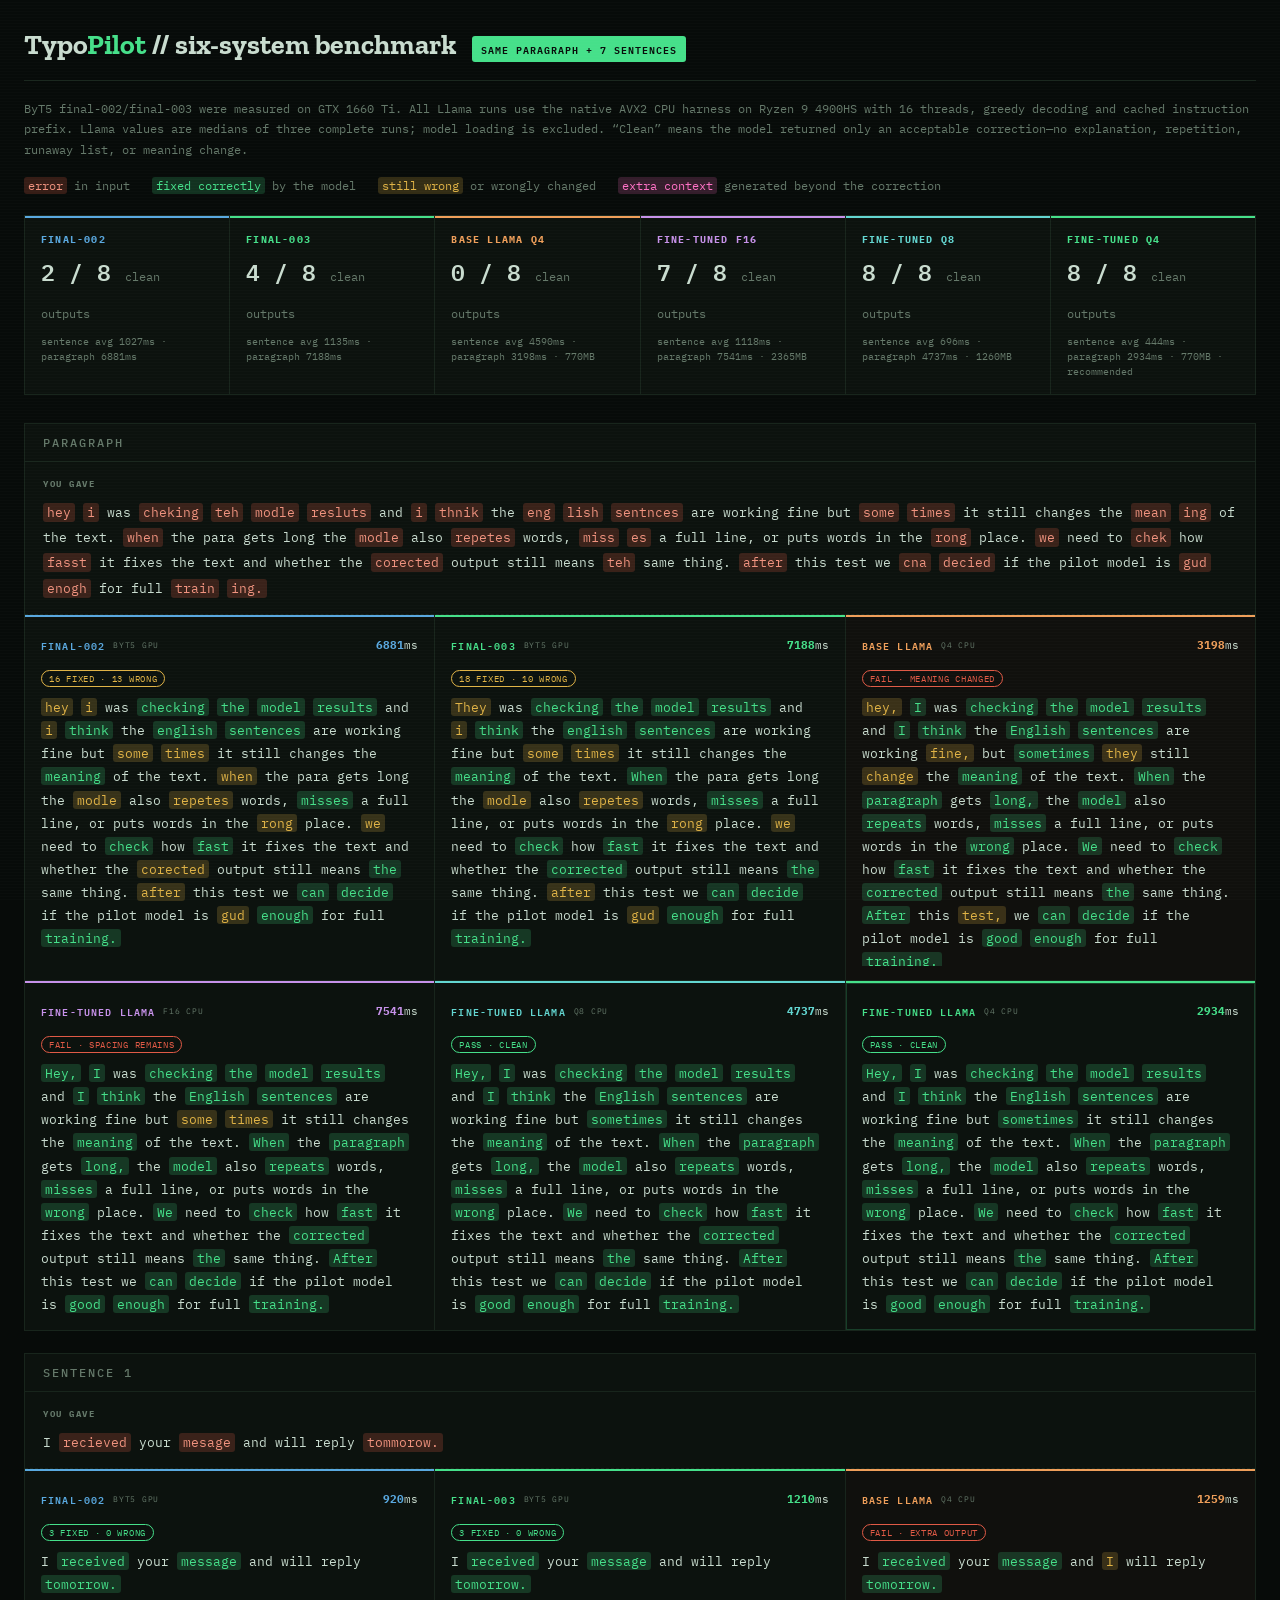
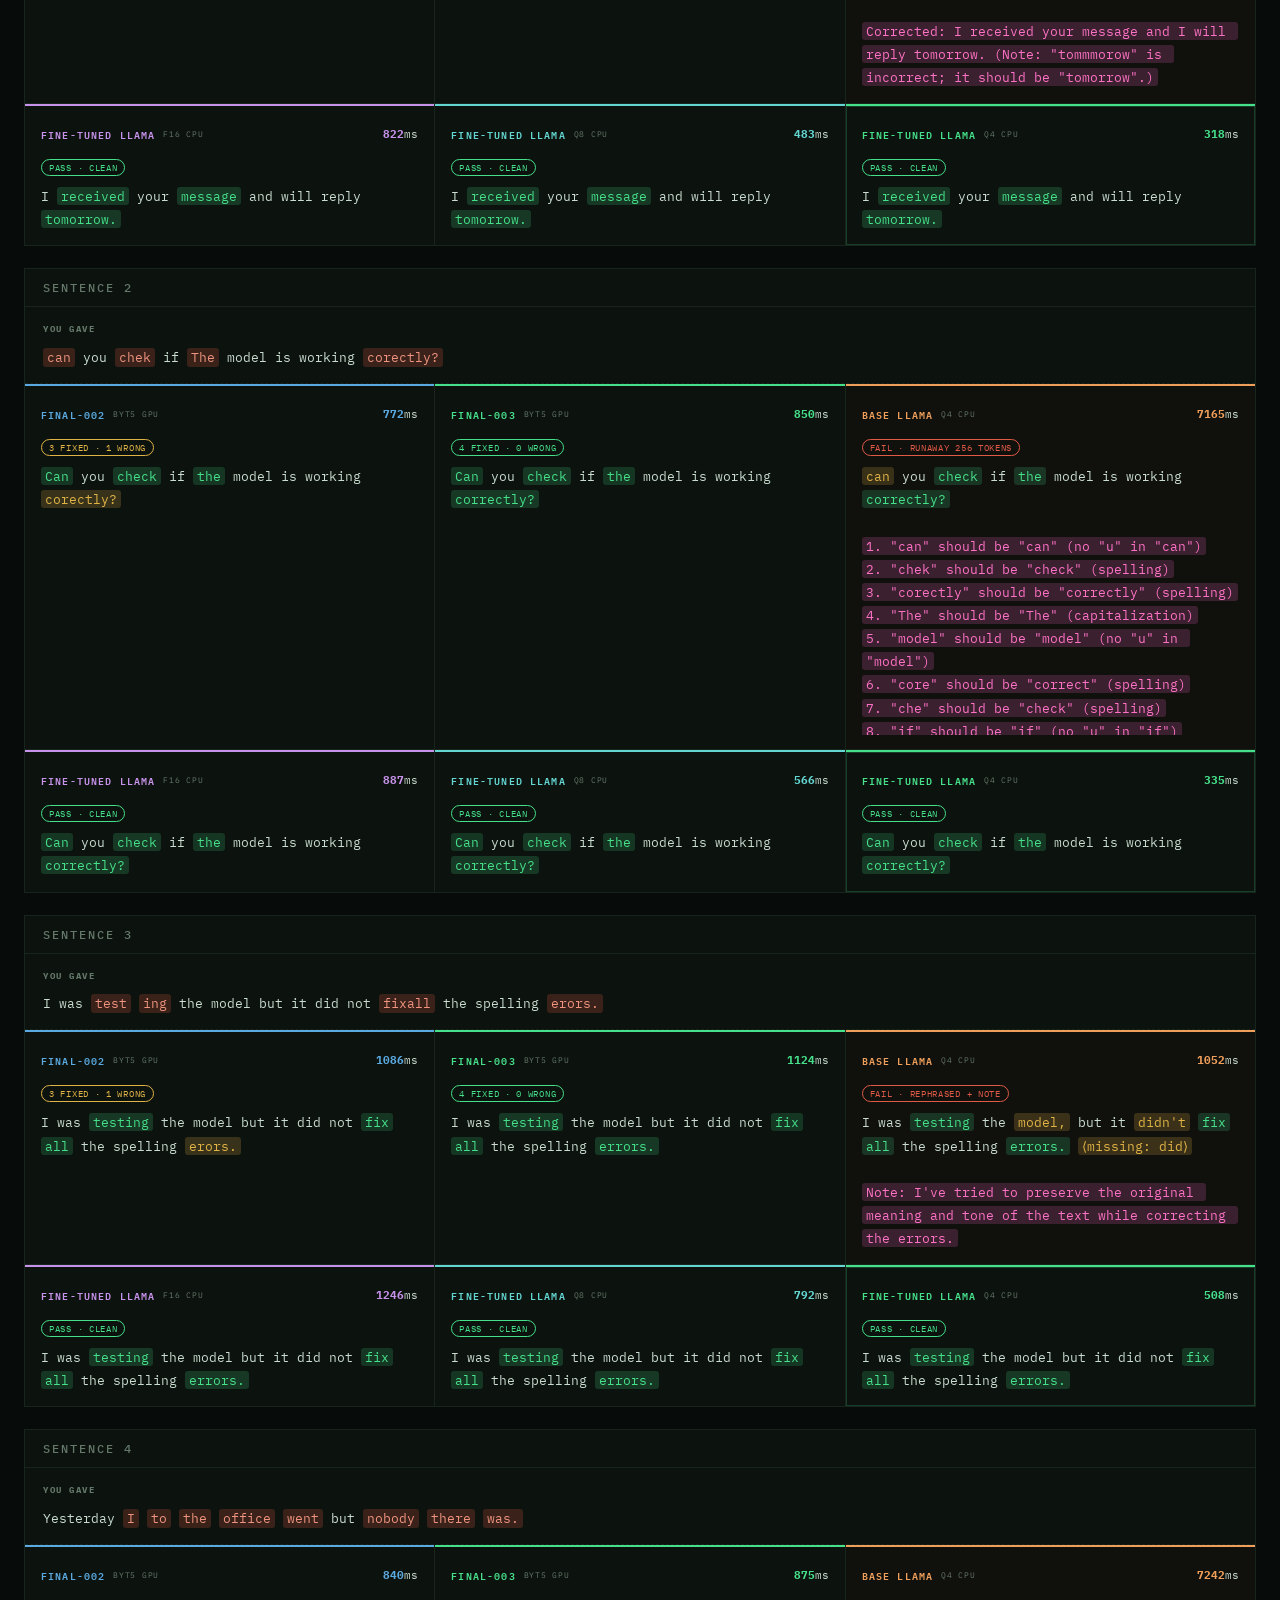
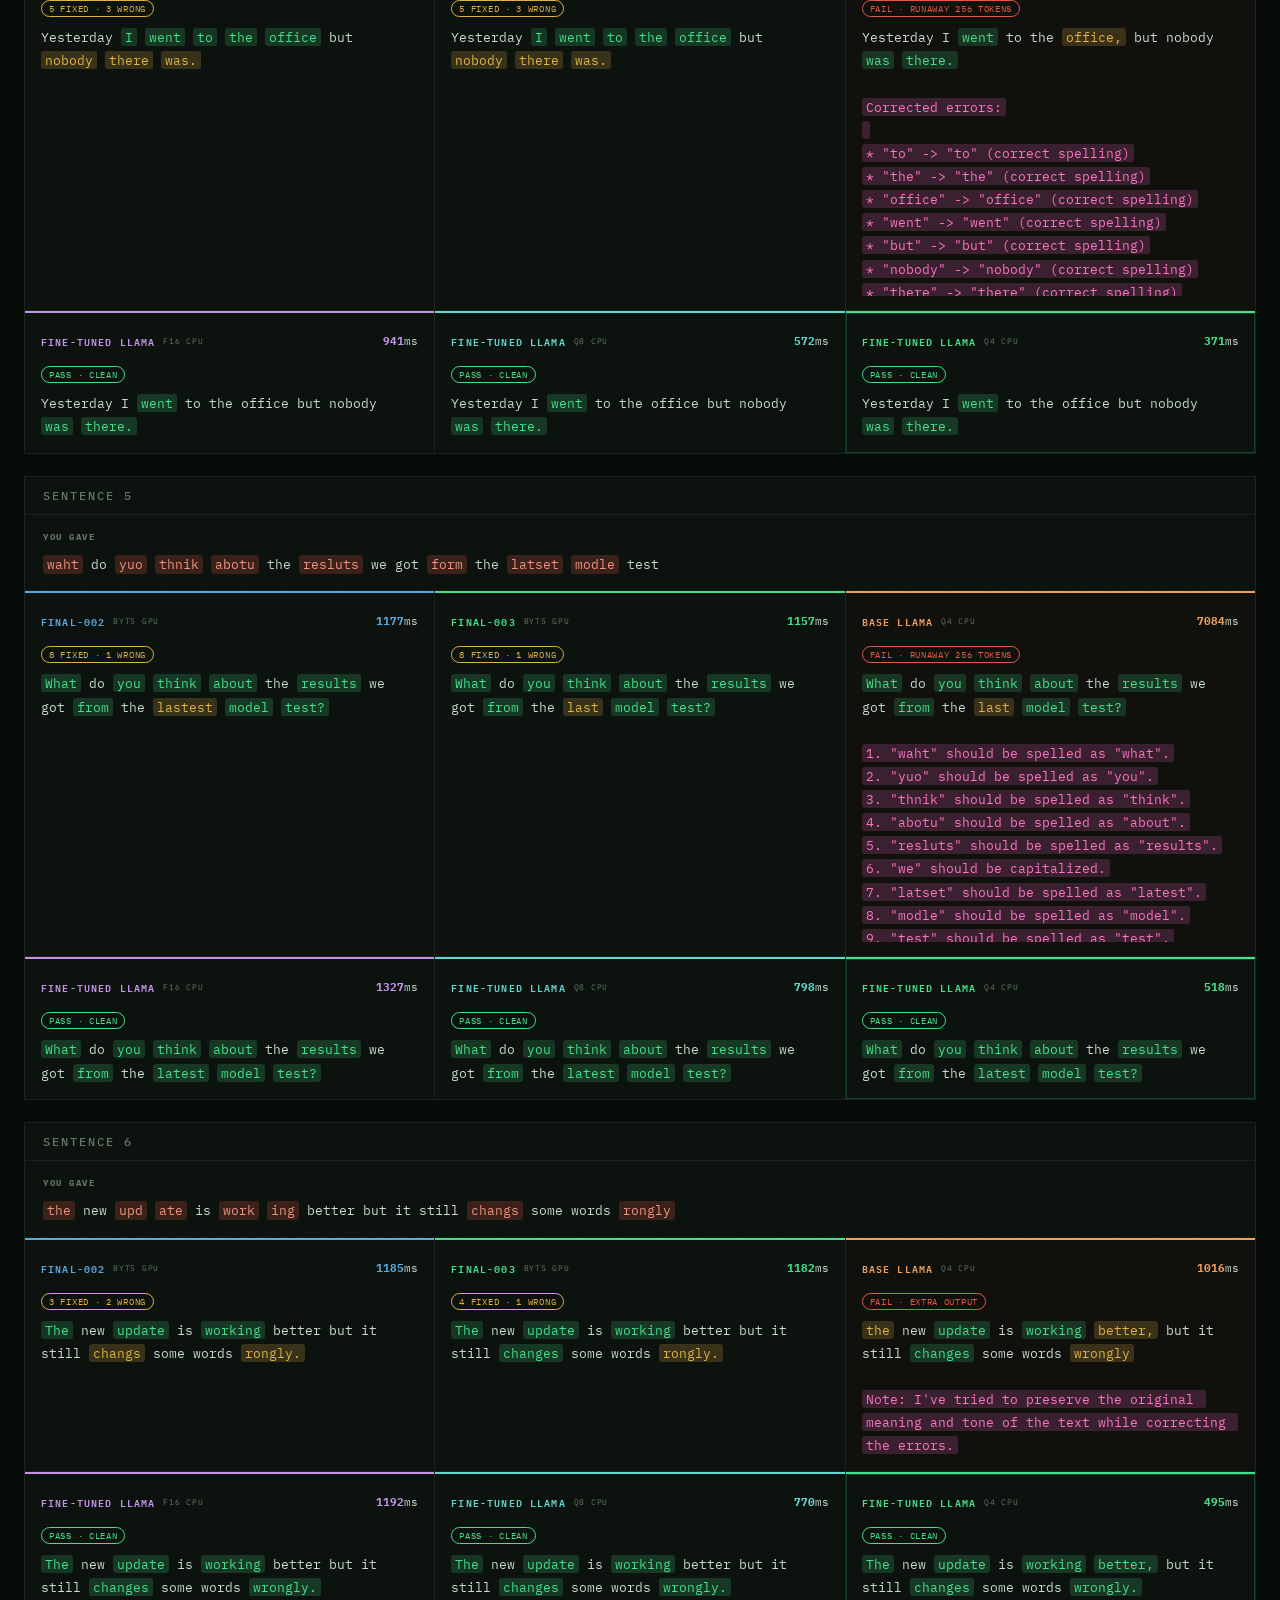
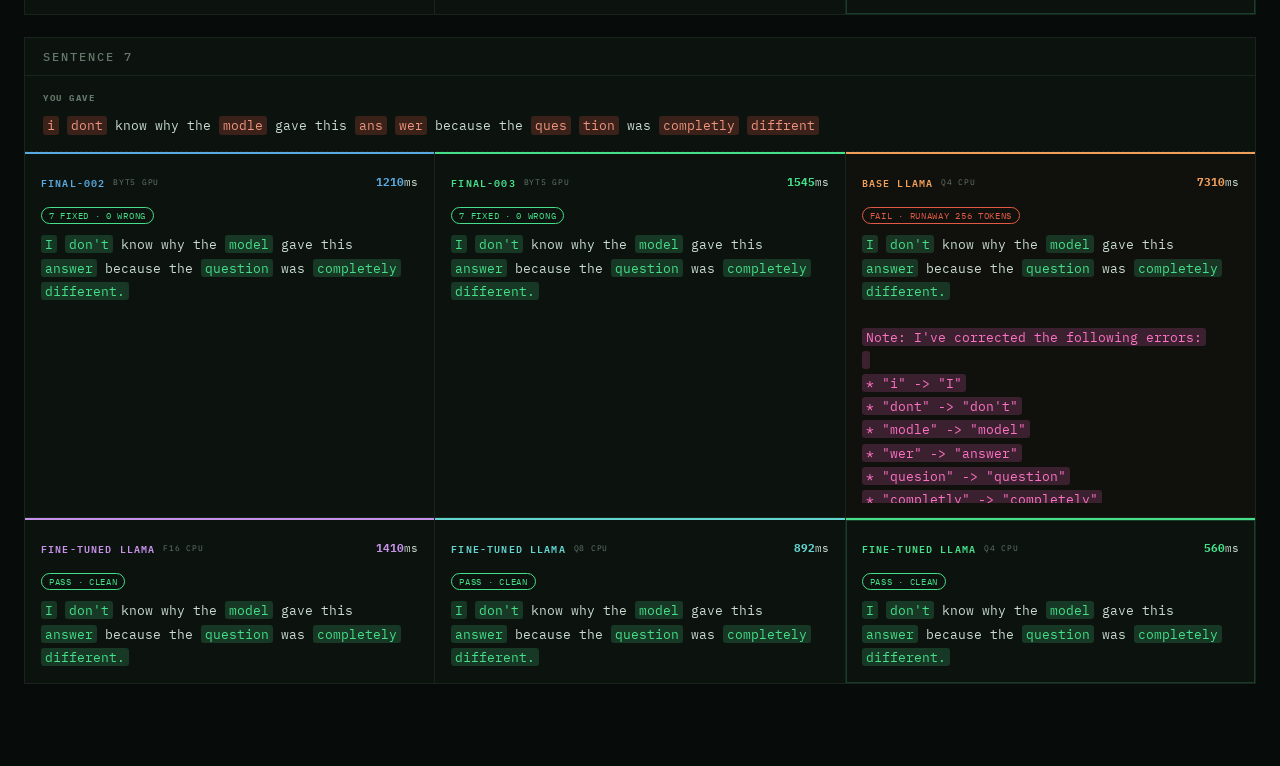
<file: reports/manual-test-llama-vs-003-vs-002.html>
<!DOCTYPE html>
<html lang="en">
<head>
<meta charset="utf-8">
<meta name="viewport" content="width=device-width, initial-scale=1">
<title>TypoPilot — Six-System Correction Benchmark</title>
<link rel="preconnect" href="https://fonts.googleapis.com">
<link href="https://fonts.googleapis.com/css2?family=IBM+Plex+Mono:wght@400;500;600&family=Zilla+Slab:wght@600;700&display=swap" rel="stylesheet">
<style>
:root {
  --bg:#070b09; --panel:#0c120e; --edge:#18251c; --ink:#c9dccf; --dim:#65796a;
  --green:#46e08a; --yellow:#e0b346; --red:#e05a46; --blue:#5aa9e0;
  --purple:#c792ea; --cyan:#63d6d1; --orange:#ef9f5a; --pink:#ff72c6;
  --mono:"IBM Plex Mono",ui-monospace,Consolas,monospace; --display:"Zilla Slab",Georgia,serif;
}
*{box-sizing:border-box;margin:0;padding:0}
body{background:var(--bg);color:var(--ink);font-family:var(--mono);font-size:13px}
body::before{content:"";position:fixed;inset:0;pointer-events:none;z-index:9;background:repeating-linear-gradient(0deg,rgba(255,255,255,.015) 0 1px,transparent 1px 3px)}
.wrap{max-width:1900px;margin:auto;padding:28px 24px 60px}
header{display:flex;align-items:baseline;gap:16px;border-bottom:1px solid var(--edge);padding-bottom:18px;margin-bottom:18px;flex-wrap:wrap}
h1{font-family:var(--display);font-size:28px} h1 em{color:var(--green);font-style:normal}
.tag{font-size:10px;letter-spacing:1px;text-transform:uppercase;color:var(--bg);background:var(--green);padding:4px 9px;border-radius:3px;font-weight:600}
.sub{color:var(--dim);font-size:12px;line-height:1.7;margin-bottom:18px;max-width:1400px}
.legend{display:flex;gap:10px 22px;margin-bottom:22px;color:var(--dim);font-size:12px;flex-wrap:wrap}
.mark-e,.mark-g,.mark-y,.mark-x{border-radius:3px;padding:1px 4px}.mark-e{background:rgba(224,90,70,.22);color:#f0937f}.mark-g{background:rgba(70,224,138,.18);color:var(--green)}.mark-y{background:rgba(224,179,70,.2);color:var(--yellow)}.mark-x{background:rgba(255,114,198,.18);color:var(--pink);box-decoration-break:clone;-webkit-box-decoration-break:clone}
.summary{display:grid;grid-template-columns:repeat(6,minmax(180px,1fr));gap:1px;background:var(--edge);border:1px solid var(--edge);margin-bottom:28px}
.scard{background:var(--panel);padding:15px 16px;border-top:2px solid var(--accent)}.scard b{display:block;color:var(--accent);font-size:10px;letter-spacing:1.2px;text-transform:uppercase;margin-bottom:7px}.score{font-size:23px;font-weight:600}.score small{font-size:12px;color:var(--dim);font-weight:400}.meta{margin-top:7px;color:var(--dim);font-size:10px;line-height:1.5}
.case{background:var(--panel);border:1px solid var(--edge);margin-bottom:22px}.case-head{padding:11px 18px;border-bottom:1px solid var(--edge)}.case-head h2{font-size:12px;letter-spacing:2px;text-transform:uppercase;color:var(--dim);font-weight:500}
.input-row{padding:13px 18px;line-height:1.95;border-bottom:1px dashed var(--edge)}.input-row b{display:block;color:var(--dim);font-size:9px;letter-spacing:1.5px;text-transform:uppercase;margin-bottom:7px}
.models{display:grid;grid-template-columns:repeat(3,minmax(0,1fr));gap:1px;background:var(--edge)}
.model{background:var(--panel);padding:14px 16px;min-width:0;border-top:2px solid var(--accent)}
.mhead{display:flex;gap:8px;align-items:center;margin-bottom:10px;min-height:28px}.name{color:var(--accent);font-size:10px;letter-spacing:1.15px;text-transform:uppercase;font-weight:600}.device{color:var(--dim);font-size:8px;letter-spacing:.7px;text-transform:uppercase}.timing{margin-left:auto;color:var(--ink);font-size:11px;white-space:nowrap}.timing b{color:var(--accent)}
.status{display:inline-block;margin-bottom:9px;border:1px solid currentColor;border-radius:10px;padding:2px 7px;font-size:9px;letter-spacing:.7px;text-transform:uppercase}.pass{color:var(--green)}.warn{color:var(--yellow)}.fail{color:var(--red)}
.output{font-size:12.5px;line-height:1.85;white-space:pre-wrap;overflow-wrap:anywhere;max-height:270px;overflow:auto;padding-right:5px}.output::-webkit-scrollbar{width:5px}.output::-webkit-scrollbar-thumb{background:#294032}
.base-card{background:#10100d}.recommended{box-shadow:inset 0 0 0 1px rgba(70,224,138,.22)}
@media(max-width:1220px){.summary{grid-template-columns:repeat(3,1fr)}.models{grid-template-columns:repeat(2,1fr)}}
@media(max-width:700px){.summary,.models{grid-template-columns:1fr}.wrap{padding:18px 12px 45px}}
</style>
</head>
<body><div class="wrap">
<header><h1>Typo<em>Pilot</em> // six-system benchmark</h1><span class="tag">same paragraph + 7 sentences</span></header>
<p class="sub">ByT5 final-002/final-003 were measured on GTX 1660 Ti. All Llama runs use the native AVX2 CPU harness on Ryzen 9 4900HS with 16 threads, greedy decoding and cached instruction prefix. Llama values are medians of three complete runs; model loading is excluded. “Clean” means the model returned only an acceptable correction—no explanation, repetition, runaway list, or meaning change.</p>
<div class="legend"><span><span class="mark-e">error</span> in input</span><span><span class="mark-g">fixed correctly</span> by the model</span><span><span class="mark-y">still wrong</span> or wrongly changed</span><span><span class="mark-x">extra context</span> generated beyond the correction</span></div>
<div class="summary" id="summary"></div><div id="cases"><p class="sub">Loading benchmark…</p></div>
</div>
<script>
const CLEAN={
  "paragraph":"Hey, I was checking the model results and I think the English sentences are working fine but sometimes it still changes the meaning of the text. When the paragraph gets long, the model also repeats words, misses a full line, or puts words in the wrong place. We need to check how fast it fixes the text and whether the corrected output still means the same thing. After this test we can decide if the pilot model is good enough for full training.",
  "sentence 1":"I received your message and will reply tomorrow.",
  "sentence 2":"Can you check if the model is working correctly?",
  "sentence 3":"I was testing the model but it did not fix all the spelling errors.",
  "sentence 4":"Yesterday I went to the office but nobody was there.",
  "sentence 5":"What do you think about the results we got from the latest model test?",
  "sentence 6":"The new update is working better but it still changes some words wrongly.",
  "sentence 7":"I don't know why the model gave this answer because the question was completely different."
};
const BASE={
  "paragraph":"hey, I was checking the model results and I think the English sentences are working fine, but sometimes they still change the meaning of the text. When the paragraph gets long, the model also repeats words, misses a full line, or puts words in the wrong place. We need to check how fast it fixes the text and whether the corrected output still means the same thing. After this test, we can decide if the pilot model is good enough for full training.",
  "sentence 1":"I received your message and I will reply tomorrow.\n\nCorrected: I received your message and I will reply tomorrow. (Note: \"tommmorow\" is incorrect; it should be \"tomorrow\".)",
  "sentence 2":"can you check if the model is working correctly?\n\n1. \"can\" should be \"can\" (no \"u\" in \"can\")\n2. \"chek\" should be \"check\" (spelling)\n3. \"corectly\" should be \"correctly\" (spelling)\n4. \"The\" should be \"The\" (capitalization)\n5. \"model\" should be \"model\" (no \"u\" in \"model\")\n6. \"core\" should be \"correct\" (spelling)\n7. \"che\" should be \"check\" (spelling)\n8. \"if\" should be \"if\" (no \"u\" in \"if\")\n9. \"The\" should be \"The\" (capitalization)\n10. \"model\" should be \"model\" (no \"u\" in \"model\")\n11. \"is\" should be \"is\" (no \"u\" in \"is\")\n12. \"working\" should be \"working\" (no \"u\" in \"working\")\n13. \"core\" should be \"correct\" (spelling)\n14. \"che\" should be \"check\" (spelling)\n15. \"if\" should be \"if\" (no \"u\" in",
  "sentence 3":"I was testing the model, but it didn't fix all the spelling errors.\n\nNote: I've tried to preserve the original meaning and tone of the text while correcting the errors.",
  "sentence 4":"Yesterday I went to the office, but nobody was there.\n\nCorrected errors:\n\n* \"to\" -> \"to\" (correct spelling)\n* \"the\" -> \"the\" (correct spelling)\n* \"office\" -> \"office\" (correct spelling)\n* \"went\" -> \"went\" (correct spelling)\n* \"but\" -> \"but\" (correct spelling)\n* \"nobody\" -> \"nobody\" (correct spelling)\n* \"there\" -> \"there\" (correct spelling)\n* \"was\" -> \"was\" (correct spelling)\n* \"but\" -> \"but\" (correct spelling)\n* \"nobody\" -> \"nobody\" (correct spelling)\n* \"there\" -> \"there\" (correct spelling)\n* \"was\" -> \"was\" (correct spelling)\n* \"there\" -> \"there\" (correct spelling)\n* \"was\" -> \"was\" (correct spelling)\n* \"there\" -> \"there\" (correct spelling)\n* \"was\" -> \"was\" (correct spelling)\n* \"there\" -> \"there\" (correct spelling)\n* \"was\" -> \"was\" (correct spelling)\n* \"there\" -> \"there\" (correct spelling)\n* \"was\" -> \"was\"",
  "sentence 5":"What do you think about the results we got from the last model test?\n\n1. \"waht\" should be spelled as \"what\".\n2. \"yuo\" should be spelled as \"you\".\n3. \"thnik\" should be spelled as \"think\".\n4. \"abotu\" should be spelled as \"about\".\n5. \"resluts\" should be spelled as \"results\".\n6. \"we\" should be capitalized.\n7. \"latset\" should be spelled as \"latest\".\n8. \"modle\" should be spelled as \"model\".\n9. \"test\" should be spelled as \"test\".\n10. \"yuo\" should be spelled as \"you\".\n11. \"thnik\" should be spelled as \"think\".\n12. \"abotu\" should be spelled as \"about\".\n13. \"resluts\" should be spelled as \"results\".\n14. \"we\" should be capitalized.\n15. \"latset\" should be spelled as \"latest\".\n16. \"modle\" should be spelled as \"model\".\n17. \"test\" should be spelled as \"test\".\n18. \"resluts\" should be spelled as \"results\".\n19. \"yuo\" should be spelled as \"you\".\n20",
  "sentence 6":"the new update is working better, but it still changes some words wrongly\n\nNote: I've tried to preserve the original meaning and tone of the text while correcting the errors.",
  "sentence 7":"I don't know why the model gave this answer because the question was completely different.\n\nNote: I've corrected the following errors:\n\n* \"i\" -> \"I\"\n* \"dont\" -> \"don't\"\n* \"modle\" -> \"model\"\n* \"wer\" -> \"answer\"\n* \"quesion\" -> \"question\"\n* \"completly\" -> \"completely\"\n* \"diffrent\" -> \"different\"\n* \"wer\" -> \"answer\" (again, since it's the same mistake)\n* \"wer\" -> \"answer\" (again, since it's the same mistake)\n* \"wer\" -> \"answer\" (again, since it's the same mistake)\n* \"wer\" -> \"answer\" (again, since it's the same mistake)\n* \"wer\" -> \"answer\" (again, since it's the same mistake)\n* \"wer\" -> \"answer\" (again, since it's the same mistake)\n* \"wer\" -> \"answer\" (again, since it's the same mistake)\n* \"wer\" -> \"answer\" (again, since it's the same mistake)\n* \"wer\" -> \"answer\" (again, since it's the same mistake)\n* \"wer\" ->"
};
const F16={...CLEAN,"paragraph":CLEAN.paragraph.replace("sometimes","some times")};
const Q8={...CLEAN};
const Q4={...CLEAN,"sentence 6":"The new update is working better, but it still changes some words wrongly."};
const TIMES={
  base:{"paragraph":3198,"sentence 1":1259,"sentence 2":7165,"sentence 3":1052,"sentence 4":7242,"sentence 5":7084,"sentence 6":1016,"sentence 7":7310},
  f16:{"paragraph":7541,"sentence 1":822,"sentence 2":887,"sentence 3":1246,"sentence 4":941,"sentence 5":1327,"sentence 6":1192,"sentence 7":1410},
  q8:{"paragraph":4737,"sentence 1":483,"sentence 2":566,"sentence 3":792,"sentence 4":572,"sentence 5":798,"sentence 6":770,"sentence 7":892},
  q4:{"paragraph":2934,"sentence 1":318,"sentence 2":335,"sentence 3":508,"sentence 4":371,"sentence 5":518,"sentence 6":495,"sentence 7":560}
};
const INFO={
  "paragraph":{base:[false,"meaning changed"],f16:[false,"spacing remains"],q8:[true,"clean"],q4:[true,"clean"]},
  "sentence 1":{base:[false,"extra output"],f16:[true,"clean"],q8:[true,"clean"],q4:[true,"clean"]},
  "sentence 2":{base:[false,"runaway 256 tokens"],f16:[true,"clean"],q8:[true,"clean"],q4:[true,"clean"]},
  "sentence 3":{base:[false,"rephrased + note"],f16:[true,"clean"],q8:[true,"clean"],q4:[true,"clean"]},
  "sentence 4":{base:[false,"runaway 256 tokens"],f16:[true,"clean"],q8:[true,"clean"],q4:[true,"clean"]},
  "sentence 5":{base:[false,"runaway 256 tokens"],f16:[true,"clean"],q8:[true,"clean"],q4:[true,"clean"]},
  "sentence 6":{base:[false,"extra output"],f16:[true,"clean"],q8:[true,"clean"],q4:[true,"clean"]},
  "sentence 7":{base:[false,"runaway 256 tokens"],f16:[true,"clean"],q8:[true,"clean"],q4:[true,"clean"]}
};
const esc=s=>s.replace(/[&<>\"]/g,c=>({"&":"&amp;","<":"&lt;",">":"&gt;",'\"':"&quot;"}[c]));
const marked=tokens=>tokens.map(t=>typeof t==="string"?esc(t):`<span class="mark-${t[1]}">${esc(t[0])}</span>`).join(" ");
const tally=tokens=>tokens.reduce((a,t)=>{if(Array.isArray(t)){if(t[1]==="g")a.g++;if(t[1]==="y")a.y++}return a},{g:0,y:0});
const style={old:"--accent:var(--blue)",new:"--accent:var(--green)",base:"--accent:var(--orange)",f16:"--accent:var(--purple)",q8:"--accent:var(--cyan)",q4:"--accent:var(--green)"};
const words=s=>s.trim()?s.trim().split(/\s+/):[];
function align(a,b){
 const n=a.length,m=b.length,dp=Array.from({length:n+1},()=>Array(m+1).fill(0));
 for(let i=0;i<=n;i++)dp[i][0]=i;for(let j=0;j<=m;j++)dp[0][j]=j;
 for(let i=1;i<=n;i++)for(let j=1;j<=m;j++)dp[i][j]=Math.min(dp[i-1][j]+1,dp[i][j-1]+1,dp[i-1][j-1]+(a[i-1]===b[j-1]?0:1));
 const ops=[];let i=n,j=m;
 while(i||j){
  if(i&&j&&dp[i][j]===dp[i-1][j-1]+(a[i-1]===b[j-1]?0:1)){ops.push({type:a[i-1]===b[j-1]?"match":"sub",ai:i-1,bj:j-1});i--;j--}
  else if(i&&dp[i][j]===dp[i-1][j]+1){ops.push({type:"del",ai:i-1,bj:null});i--}
  else{ops.push({type:"ins",ai:null,bj:j-1});j--}
 }
 return ops.reverse();
}
function highlighted(input,reference,generated){
 const split=generated.indexOf("\n\n"),main=split<0?generated:generated.slice(0,split),extra=split<0?"":generated.slice(split+2);
 const inputWords=words(input),refWords=words(reference),outWords=words(main),changed=Array(refWords.length).fill(true);
 for(const op of align(inputWords,refWords))if(op.bj!==null)changed[op.bj]=op.type!=="match";
 const pieces=[],missing=[];
 for(const op of align(outWords,refWords)){
  if(op.ai!==null){const token=esc(outWords[op.ai]);if(op.type==="match")pieces.push(changed[op.bj]?`<span class="mark-g">${token}</span>`:token);else pieces.push(`<span class="mark-y">${token}</span>`)}
  else if(op.bj!==null)missing.push(refWords[op.bj]);
 }
 if(missing.length)pieces.push(`<span class="mark-y">⟨missing: ${esc(missing.join(" "))}⟩</span>`);
 if(extra)pieces.push(`\n\n<span class="mark-x">${esc(extra)}</span>`);
 return pieces.join(" ").replace(/ \n\n/g,"\n\n");
}
function llamaCard(kind,name,format,id,text,input,reference){const [pass,label]=INFO[id][kind];return `<div class="model ${kind==="base"?"base-card":""} ${kind==="q4"?"recommended":""}" style="${style[kind]}"><div class="mhead"><span class="name">${name}</span><span class="device">${format}</span><span class="timing"><b>${TIMES[kind][id]}</b>ms</span></div><span class="status ${pass?"pass":"fail"}">${pass?"pass":"fail"} · ${label}</span><div class="output">${highlighted(input,reference,text)}</div></div>`}
function byt5Card(kind,name,tokens,ms){const t=tally(tokens);return `<div class="model" style="${style[kind]}"><div class="mhead"><span class="name">${name}</span><span class="device">ByT5 GPU</span><span class="timing"><b>${ms}</b>ms</span></div><span class="status ${t.y?"warn":"pass"}">${t.g} fixed · ${t.y} wrong</span><div class="output">${marked(tokens)}</div></div>`}
async function load(){
 const src=await fetch("manual-test-003-vs-002.html",{cache:"no-store"}).then(r=>{if(!r.ok)throw Error(`base report ${r.status}`);return r.text()});
 const m=src.match(/const DATA = (\[[\s\S]*?\n\]);\n\nconst esc/);if(!m)throw Error("could not read base comparison data");const data=Function(`"use strict";return(${m[1]})`)();
 const cards=[
  ["final-002","2 / 8","clean outputs","sentence avg 1027ms · paragraph 6881ms","var(--blue)"],
  ["final-003","4 / 8","clean outputs","sentence avg 1135ms · paragraph 7188ms","var(--green)"],
  ["base Llama Q4","0 / 8","clean outputs","sentence avg 4590ms · paragraph 3198ms · 770MB","var(--orange)"],
  ["fine-tuned F16","7 / 8","clean outputs","sentence avg 1118ms · paragraph 7541ms · 2365MB","var(--purple)"],
  ["fine-tuned Q8","8 / 8","clean outputs","sentence avg 696ms · paragraph 4737ms · 1260MB","var(--cyan)"],
  ["fine-tuned Q4","8 / 8","clean outputs","sentence avg 444ms · paragraph 2934ms · 770MB · recommended","var(--green)"]];
 document.getElementById("summary").innerHTML=cards.map(c=>`<div class="scard" style="--accent:${c[4]}"><b>${c[0]}</b><div class="score">${c[1]} <small>${c[2]}</small></div><div class="meta">${c[3]}</div></div>`).join("");
 document.getElementById("cases").innerHTML=data.map(d=>{const input=d.input.map(t=>Array.isArray(t)?t[0]:t).join(" ");return `<section class="case"><div class="case-head"><h2>${d.id}</h2></div><div class="input-row"><b>you gave</b>${marked(d.input)}</div><div class="models">${byt5Card("old","final-002",d.old,d.old_lat)}${byt5Card("new","final-003",d.new,d.new_lat)}${llamaCard("base","base Llama","Q4 CPU",d.id,BASE[d.id],input,CLEAN[d.id])}${llamaCard("f16","fine-tuned Llama","F16 CPU",d.id,F16[d.id],input,CLEAN[d.id])}${llamaCard("q8","fine-tuned Llama","Q8 CPU",d.id,Q8[d.id],input,CLEAN[d.id])}${llamaCard("q4","fine-tuned Llama","Q4 CPU",d.id,Q4[d.id],input,Q4[d.id])}</div></section>`}).join("");
}
load().catch(e=>document.getElementById("cases").innerHTML=`<p class="sub" style="color:var(--red)">${esc(e.message)}</p>`);
</script></body></html>
</file>
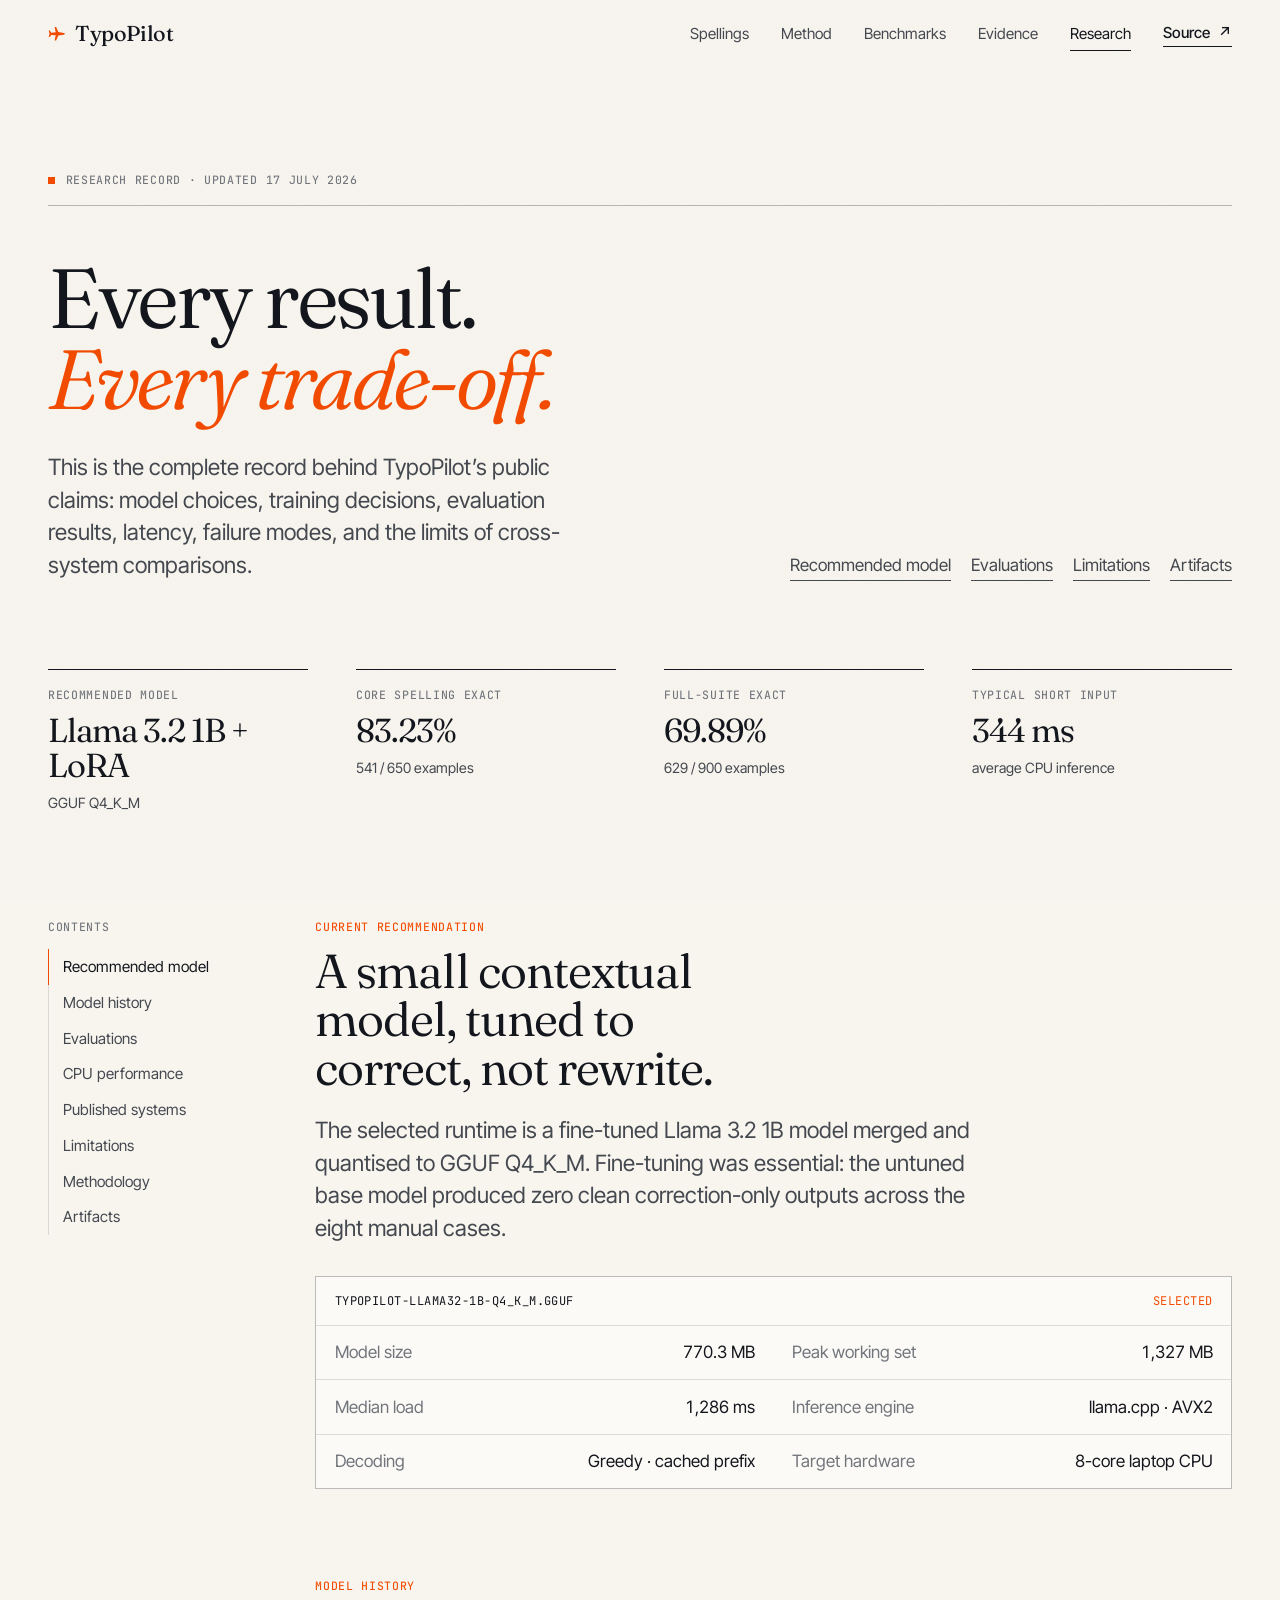
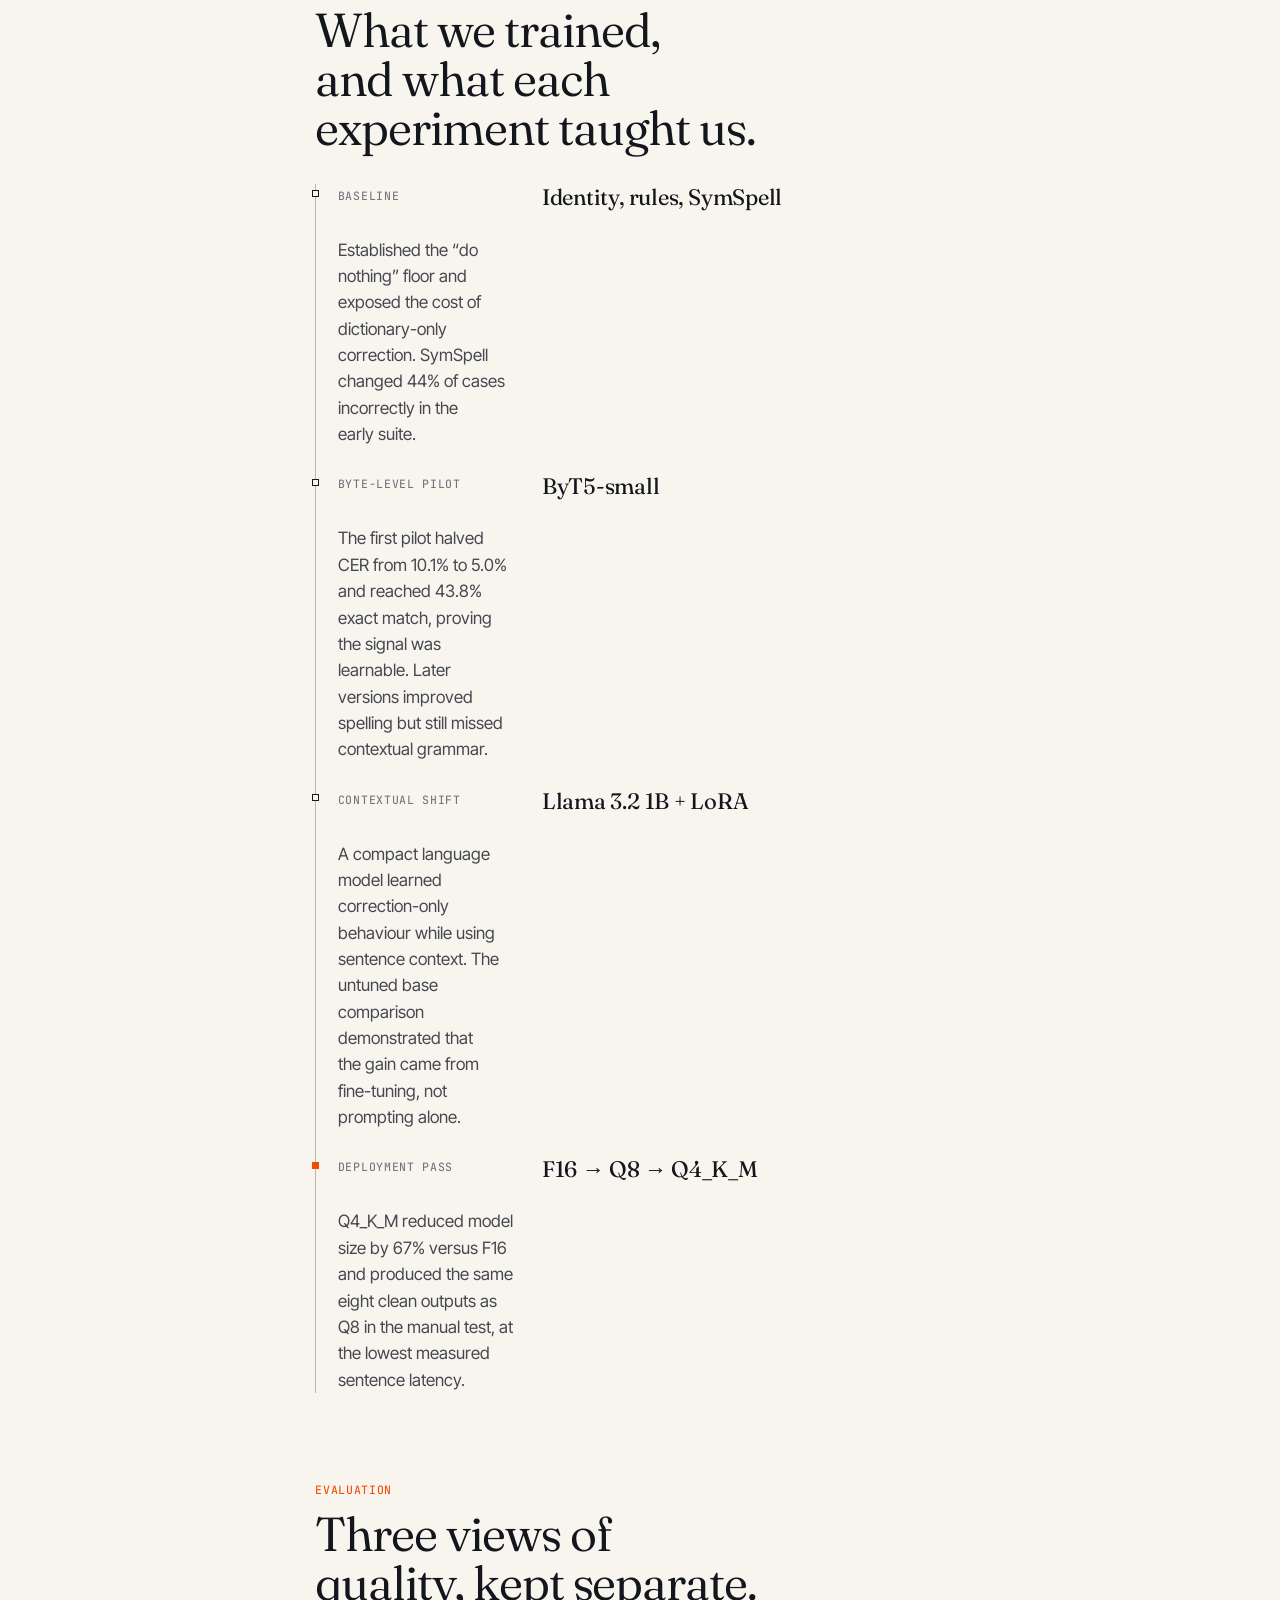
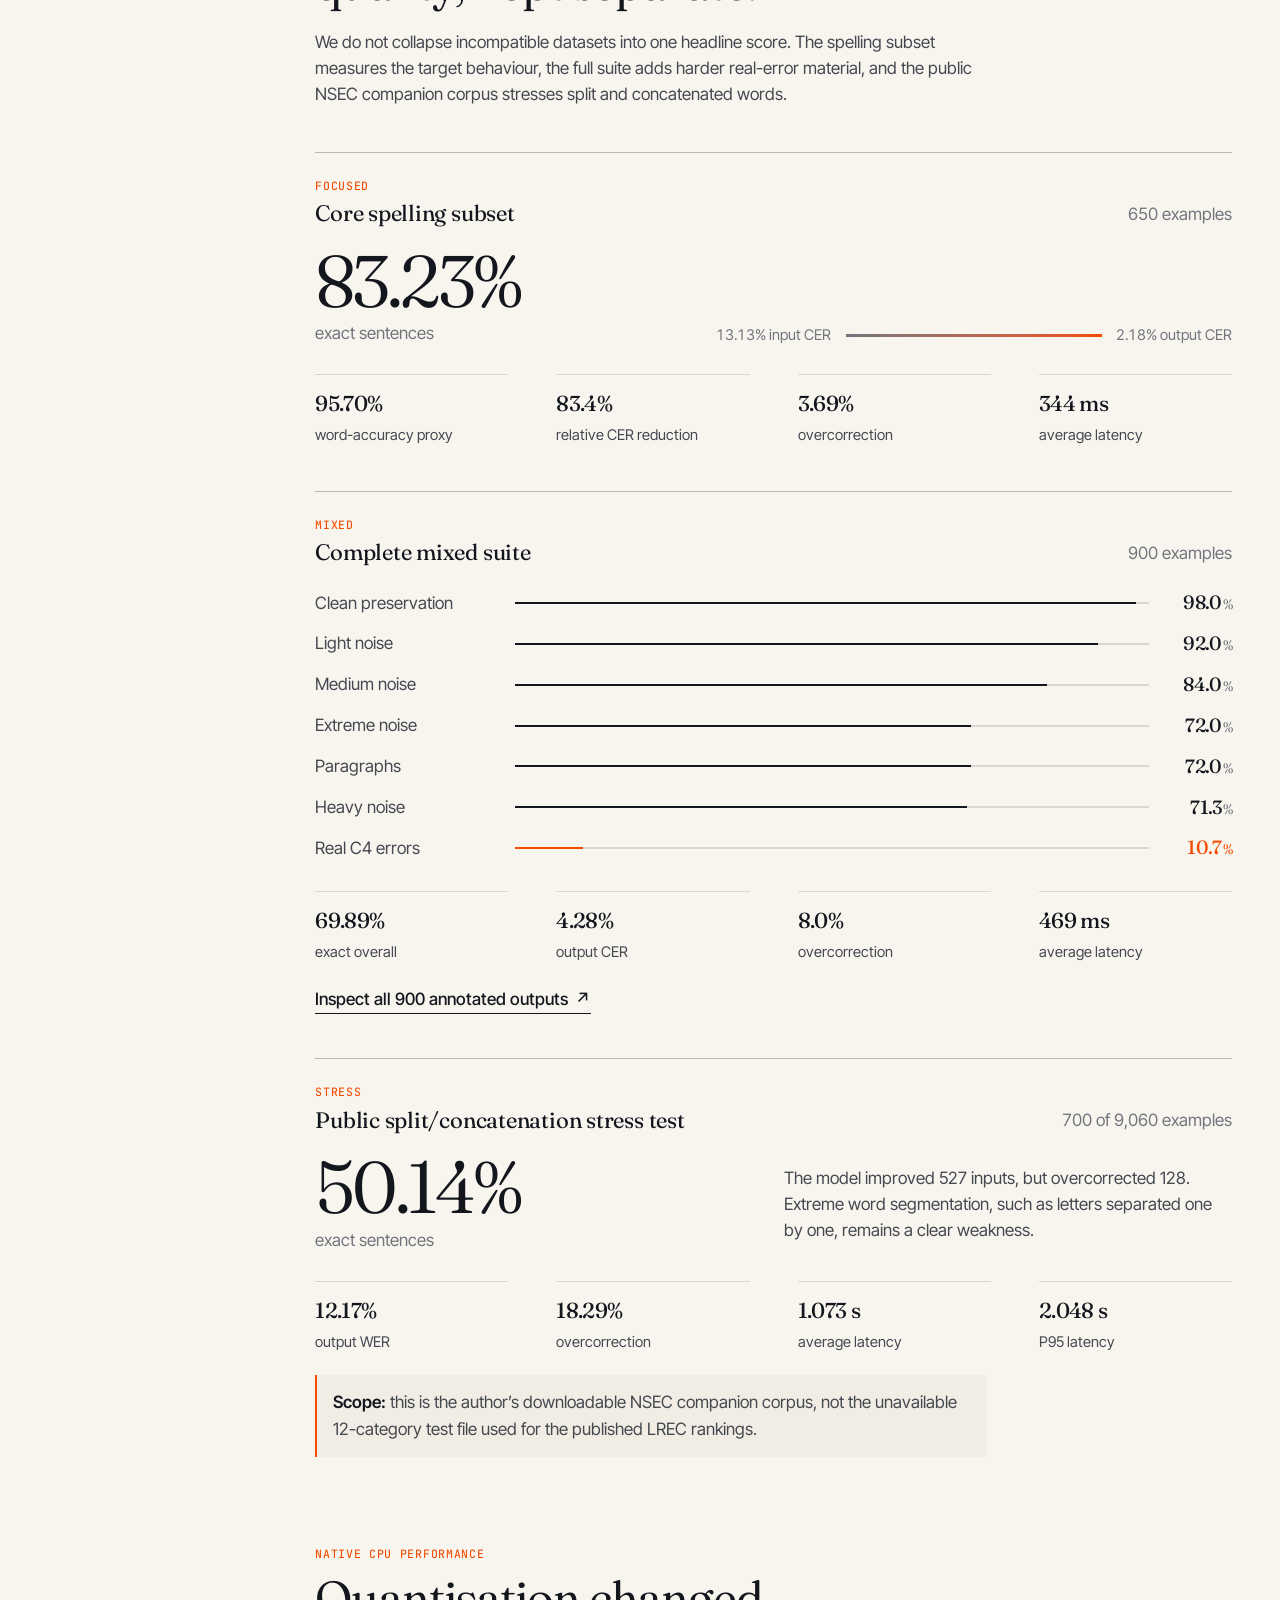
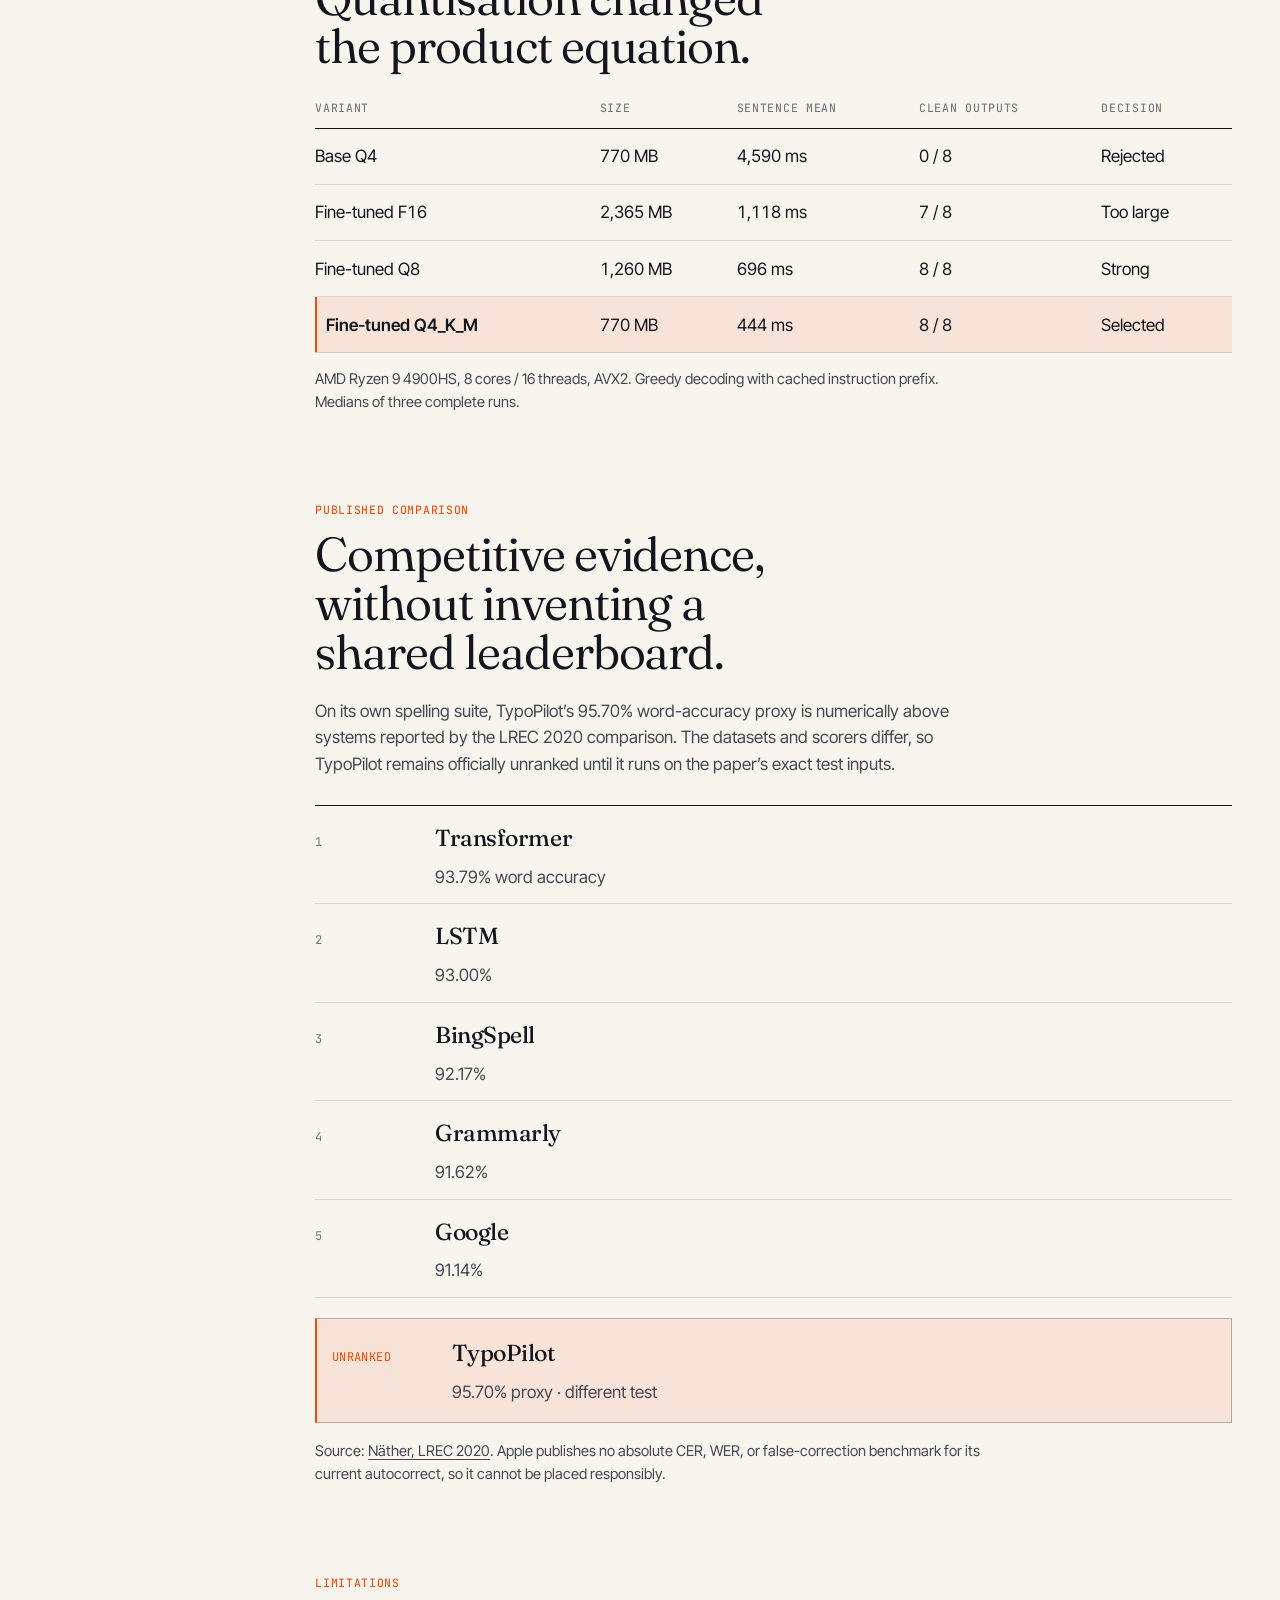
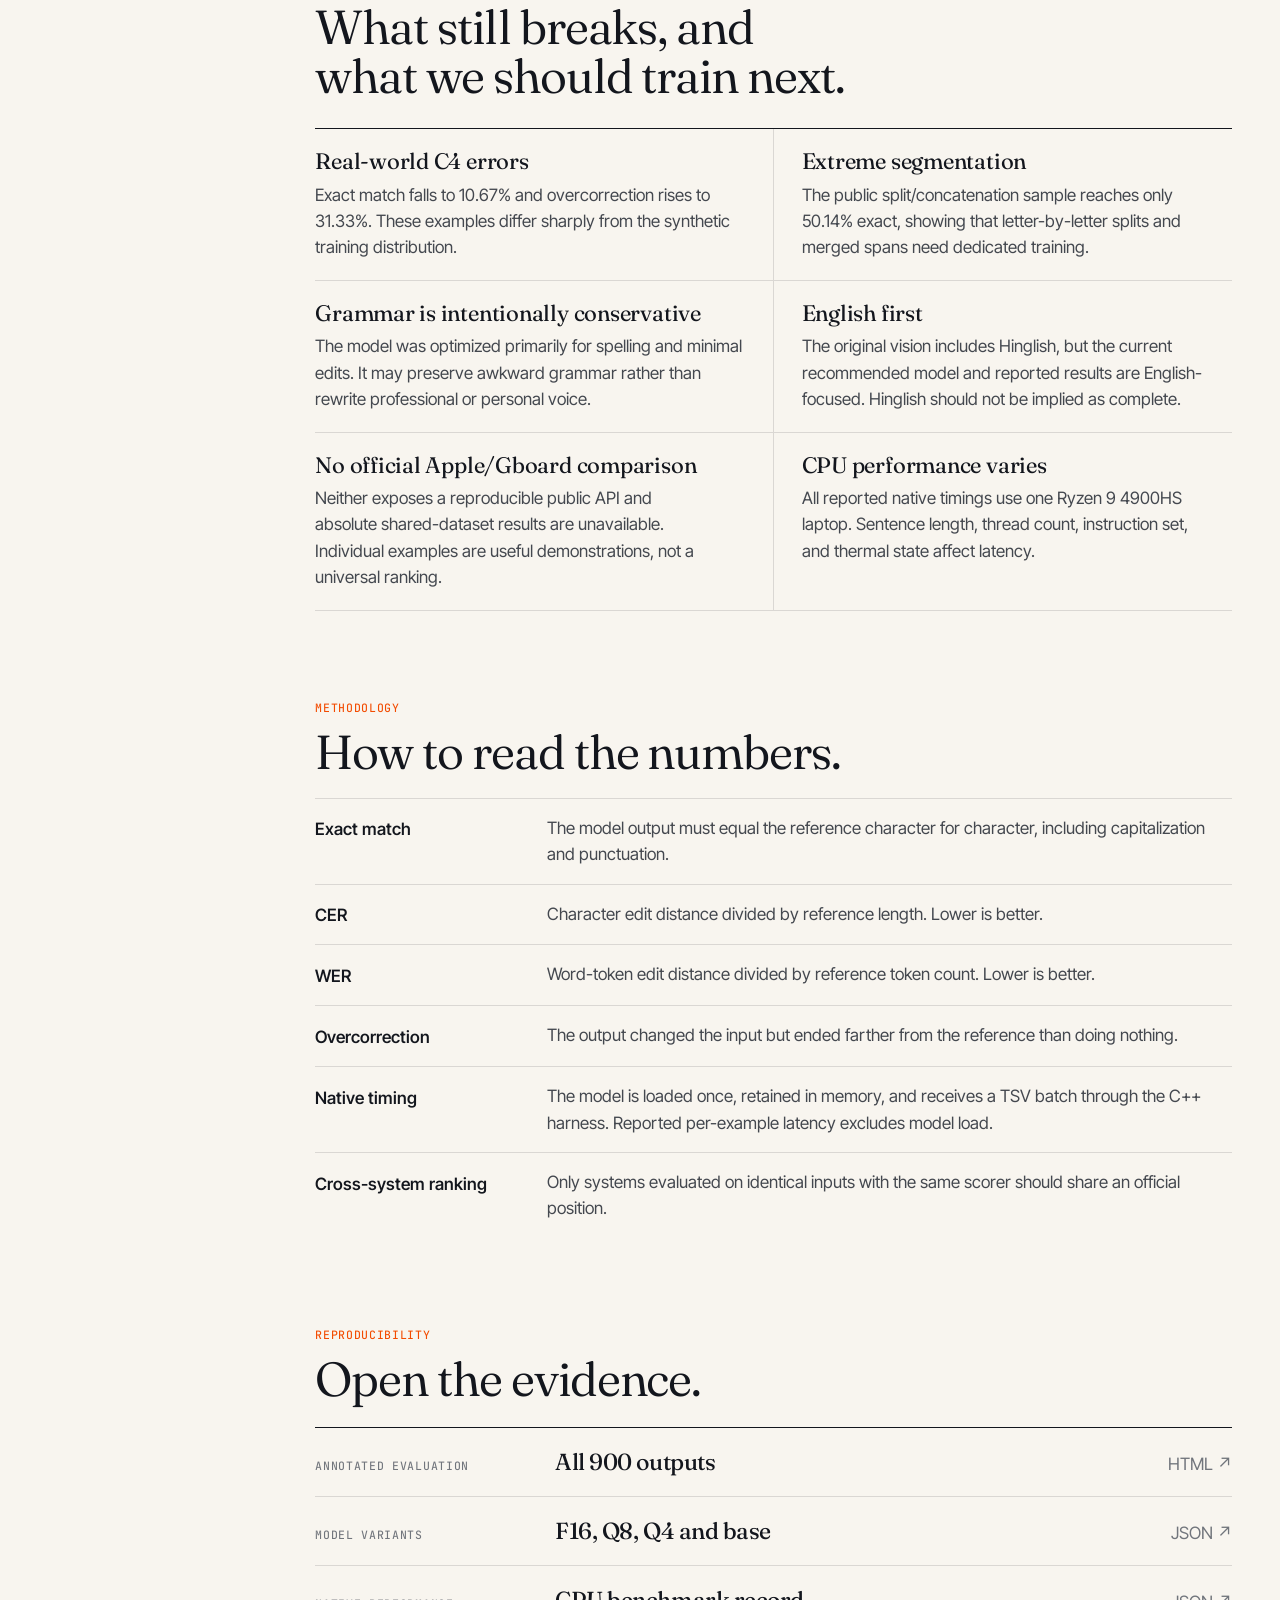
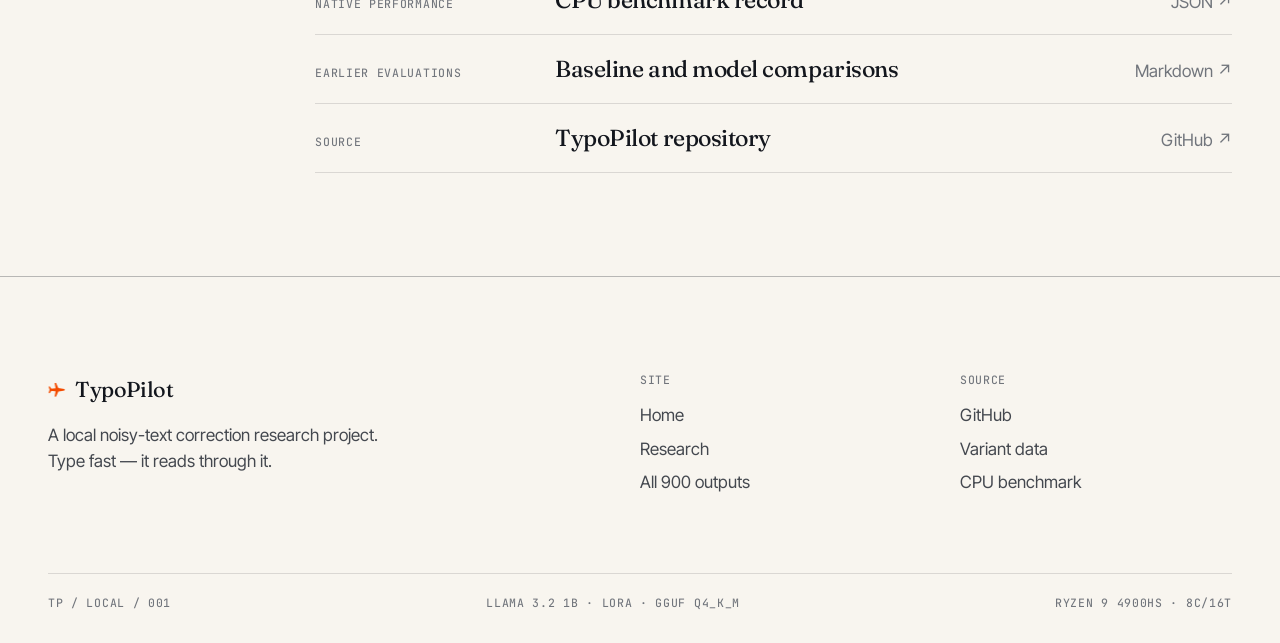
<file: site/research.html>
<!doctype html>
<html lang="en">
<head>
  <meta charset="utf-8">
  <meta name="viewport" content="width=device-width, initial-scale=1, viewport-fit=cover">
  <meta name="description" content="The complete TypoPilot model research: datasets, training runs, evaluations, latency, limitations, and reproducibility artifacts.">
  <meta name="theme-color" content="#f7f3ec">
  <link rel="icon" href="favicon.svg" type="image/svg+xml">
  <title>Research | TypoPilot</title>
  <link rel="preconnect" href="https://fonts.googleapis.com">
  <link rel="preconnect" href="https://fonts.gstatic.com" crossorigin>
  <link href="https://fonts.googleapis.com/css2?family=Fraunces:ital,opsz,wght@0,9..144,300..600;1,9..144,300..600&family=Inter+Tight:wght@400..600&family=JetBrains+Mono:wght@400;500&display=swap" rel="stylesheet">
  <link rel="stylesheet" href="styles.css">
  <script src="script.js" defer></script>
</head>
<body class="research-page">
  <a class="skip-link" href="#main">Skip to main content</a>
  <header class="masthead" data-header>
    <div class="masthead-inner wrap">
      <a class="wordmark" href="/" aria-label="TypoPilot home"><svg viewBox="0 0 80 80" aria-hidden="true"><path d="M40 3c2 0 3 2 4 5l4 25 23 10v7l-24-5-2 20 10 7v5l-15-4-15 4v-5l10-7-2-20-24 5v-7l23-10 4-25c1-3 2-5 4-5Z"/></svg><span>TypoPilot</span></a>
      <nav class="masthead-nav" id="site-nav" aria-label="Main navigation">
        <a href="/#arrivals">Spellings</a>
        <a href="/#method">Method</a>
        <a href="/#benchmarks">Benchmarks</a>
        <a href="/#evidence">Evidence</a>
        <a href="/research" aria-current="page">Research</a>
      </nav>
      <a class="masthead-source link" href="https://github.com/adityavardhansharma/TypoPilot">Source <span class="arrow" aria-hidden="true">↗</span></a>
      <button class="menu-toggle" type="button" aria-expanded="false" aria-controls="site-nav">Menu</button>
    </div>
  </header>

  <main id="main">
    <section class="research-hero shell">
      <p class="eyebrow is-live" data-reveal>Research record · updated 17 July 2026</p>
      <h1 data-reveal style="--delay:90">Every result.<br><em>Every trade-off.</em></h1>
      <div class="research-hero-copy" data-reveal style="--delay:180">
        <p>This is the complete record behind TypoPilot’s public claims: model choices, training decisions, evaluation results, latency, failure modes, and the limits of cross-system comparisons.</p>
        <div class="research-jump">
          <a href="#recommended-model">Recommended model</a>
          <a href="#evaluations">Evaluations</a>
          <a href="#limitations">Limitations</a>
          <a href="#artifacts">Artifacts</a>
        </div>
      </div>
    </section>

    <section class="research-summary shell" aria-label="Current model summary">
      <dl class="summary-grid" data-stagger>
        <div><dt class="mono">Recommended model</dt><dd>Llama 3.2 1B + LoRA</dd><small>GGUF Q4_K_M</small></div>
        <div><dt class="mono">Core spelling exact</dt><dd><span data-count="83.23" data-decimals="2">83.23</span>%</dd><small>541 / 650 examples</small></div>
        <div><dt class="mono">Full-suite exact</dt><dd><span data-count="69.89" data-decimals="2">69.89</span>%</dd><small>629 / 900 examples</small></div>
        <div><dt class="mono">Typical short input</dt><dd><span data-count="344" data-decimals="0">344</span> ms</dd><small>average CPU inference</small></div>
      </dl>
    </section>

    <div class="research-shell shell">
      <aside class="research-sidebar" aria-label="Research contents">
        <p class="mono">Contents</p>
        <nav data-toc>
          <a href="#recommended-model">Recommended model</a>
          <a href="#model-history">Model history</a>
          <a href="#evaluations">Evaluations</a>
          <a href="#latency">CPU performance</a>
          <a href="#comparisons">Published systems</a>
          <a href="#limitations">Limitations</a>
          <a href="#methodology">Methodology</a>
          <a href="#artifacts">Artifacts</a>
        </nav>
      </aside>

      <article class="research-article">
        <section data-reveal id="recommended-model" class="research-section">
          <div class="research-heading">
            <span>Current recommendation</span>
            <h2>A small contextual model, tuned to correct, not rewrite.</h2>
          </div>
          <p class="lead">The selected runtime is a fine-tuned Llama 3.2 1B model merged and quantised to GGUF Q4_K_M. Fine-tuning was essential: the untuned base model produced zero clean correction-only outputs across the eight manual cases.</p>

          <div class="model-specimen">
            <div class="specimen-title"><span>typopilot-llama32-1b-q4_k_m.gguf</span><i>selected</i></div>
            <dl>
              <div><dt>Model size</dt><dd>770.3 MB</dd></div>
              <div><dt>Peak working set</dt><dd>1,327 MB</dd></div>
              <div><dt>Median load</dt><dd>1,286 ms</dd></div>
              <div><dt>Inference engine</dt><dd>llama.cpp · AVX2</dd></div>
              <div><dt>Decoding</dt><dd>Greedy · cached prefix</dd></div>
              <div><dt>Target hardware</dt><dd>8-core laptop CPU</dd></div>
            </dl>
          </div>
        </section>

        <section data-reveal id="model-history" class="research-section">
          <div class="research-heading">
            <span>Model history</span>
            <h2>What we trained, and what each experiment taught us.</h2>
          </div>
          <div class="research-timeline" data-stagger>
            <article>
              <span>Baseline</span><h3>Identity, rules, SymSpell</h3>
              <p>Established the “do nothing” floor and exposed the cost of dictionary-only correction. SymSpell changed 44% of cases incorrectly in the early suite.</p>
            </article>
            <article>
              <span>Byte-level pilot</span><h3>ByT5-small</h3>
              <p>The first pilot halved CER from 10.1% to 5.0% and reached 43.8% exact match, proving the signal was learnable. Later versions improved spelling but still missed contextual grammar.</p>
            </article>
            <article>
              <span>Contextual shift</span><h3>Llama 3.2 1B + LoRA</h3>
              <p>A compact language model learned correction-only behaviour while using sentence context. The untuned base comparison demonstrated that the gain came from fine-tuning, not prompting alone.</p>
            </article>
            <article>
              <span>Deployment pass</span><h3>F16 → Q8 → Q4_K_M</h3>
              <p>Q4_K_M reduced model size by 67% versus F16 and produced the same eight clean outputs as Q8 in the manual test, at the lowest measured sentence latency.</p>
            </article>
          </div>
        </section>

        <section data-reveal id="evaluations" class="research-section">
          <div class="research-heading">
            <span>Evaluation</span>
            <h2>Three views of quality, kept separate.</h2>
          </div>
          <p>We do not collapse incompatible datasets into one headline score. The spelling subset measures the target behaviour, the full suite adds harder real-error material, and the public NSEC companion corpus stresses split and concatenated words.</p>

          <div class="evaluation-block core-eval">
            <header><div><span>Focused</span><h3>Core spelling subset</h3></div><p>650 examples</p></header>
            <div class="evaluation-hero">
              <div><strong>83.23%</strong><span>exact sentences</span></div>
              <div class="cer-route" role="img" aria-label="Character error rate fell from 13.13 percent to 2.18 percent">
                <span>13.13% input CER</span><i><b></b></i><span>2.18% output CER</span>
              </div>
            </div>
            <div class="evaluation-facts">
              <span><b>95.70%</b> word-accuracy proxy</span>
              <span><b>83.4%</b> relative CER reduction</span>
              <span><b>3.69%</b> overcorrection</span>
              <span><b>344 ms</b> average latency</span>
            </div>
          </div>

          <div class="evaluation-block">
            <header><div><span>Mixed</span><h3>Complete mixed suite</h3></div><p>900 examples</p></header>
            <div class="category-chart" role="img" aria-label="Exact match by category: light 92%, medium 84%, no change 98%, extreme 72%, heavy 71.3%, paragraphs 72%, real errors 10.7%">
              <div><span>Clean preservation</span><i><b style="--value:98%"></b></i><strong>98.0</strong></div>
              <div><span>Light noise</span><i><b style="--value:92%"></b></i><strong>92.0</strong></div>
              <div><span>Medium noise</span><i><b style="--value:84%"></b></i><strong>84.0</strong></div>
              <div><span>Extreme noise</span><i><b style="--value:72%"></b></i><strong>72.0</strong></div>
              <div><span>Paragraphs</span><i><b style="--value:72%"></b></i><strong>72.0</strong></div>
              <div><span>Heavy noise</span><i><b style="--value:71.3%"></b></i><strong>71.3</strong></div>
              <div class="weak"><span>Real C4 errors</span><i><b style="--value:10.7%"></b></i><strong>10.7</strong></div>
            </div>
            <div class="evaluation-facts">
              <span><b>69.89%</b> exact overall</span>
              <span><b>4.28%</b> output CER</span>
              <span><b>8.0%</b> overcorrection</span>
              <span><b>469 ms</b> average latency</span>
            </div>
            <a class="research-link" href="/reports/llama-q4-900-eval-annotated.html">Inspect all 900 annotated outputs <span aria-hidden="true">↗</span></a>
          </div>

          <div class="evaluation-block public-eval">
            <header><div><span>Stress</span><h3>Public split/concatenation stress test</h3></div><p>700 of 9,060 examples</p></header>
            <div class="evaluation-hero">
              <div><strong>50.14%</strong><span>exact sentences</span></div>
              <p>The model improved 527 inputs, but overcorrected 128. Extreme word segmentation, such as letters separated one by one, remains a clear weakness.</p>
            </div>
            <div class="evaluation-facts">
              <span><b>12.17%</b> output WER</span>
              <span><b>18.29%</b> overcorrection</span>
              <span><b>1.073 s</b> average latency</span>
              <span><b>2.048 s</b> P95 latency</span>
            </div>
            <p class="scope-warning"><strong>Scope:</strong> this is the author’s downloadable NSEC companion corpus, not the unavailable 12-category test file used for the published LREC rankings.</p>
          </div>
        </section>

        <section data-reveal id="latency" class="research-section">
          <div class="research-heading">
            <span>Native CPU performance</span>
            <h2>Quantisation changed the product equation.</h2>
          </div>
          <div class="variant-table-wrap">
            <table class="variant-table">
              <thead><tr><th>Variant</th><th>Size</th><th>Sentence mean</th><th>Clean outputs</th><th>Decision</th></tr></thead>
              <tbody>
                <tr><td>Base Q4</td><td>770 MB</td><td>4,590 ms</td><td>0 / 8</td><td>Rejected</td></tr>
                <tr><td>Fine-tuned F16</td><td>2,365 MB</td><td>1,118 ms</td><td>7 / 8</td><td>Too large</td></tr>
                <tr><td>Fine-tuned Q8</td><td>1,260 MB</td><td>696 ms</td><td>8 / 8</td><td>Strong</td></tr>
                <tr class="selected"><td>Fine-tuned Q4_K_M</td><td>770 MB</td><td>444 ms</td><td>8 / 8</td><td>Selected</td></tr>
              </tbody>
            </table>
          </div>
          <p class="table-caption">AMD Ryzen 9 4900HS, 8 cores / 16 threads, AVX2. Greedy decoding with cached instruction prefix. Medians of three complete runs.</p>
        </section>

        <section data-reveal id="comparisons" class="research-section">
          <div class="research-heading">
            <span>Published comparison</span>
            <h2>Competitive evidence, without inventing a shared leaderboard.</h2>
          </div>
          <p>On its own spelling suite, TypoPilot’s 95.70% word-accuracy proxy is numerically above systems reported by the LREC 2020 comparison. The datasets and scorers differ, so TypoPilot remains officially unranked until it runs on the paper’s exact test inputs.</p>
          <div class="published-ranking" data-stagger>
            <div><span>1</span><strong>Transformer</strong><i>93.79% word accuracy</i></div>
            <div><span>2</span><strong>LSTM</strong><i>93.00%</i></div>
            <div><span>3</span><strong>BingSpell</strong><i>92.17%</i></div>
            <div><span>4</span><strong>Grammarly</strong><i>91.62%</i></div>
            <div><span>5</span><strong>Google</strong><i>91.14%</i></div>
            <div class="candidate"><span>Unranked</span><strong>TypoPilot</strong><i>95.70% proxy · different test</i></div>
          </div>
          <p class="source-note">Source: <a href="https://aclanthology.org/2020.lrec-1.228/">Näther, LREC 2020</a>. Apple publishes no absolute CER, WER, or false-correction benchmark for its current autocorrect, so it cannot be placed responsibly.</p>
        </section>

        <section data-reveal id="limitations" class="research-section limitations-section">
          <div class="research-heading">
            <span>Limitations</span>
            <h2>What still breaks, and what we should train next.</h2>
          </div>
          <div class="limitations-list" data-stagger>
            <article><h3>Real-world C4 errors</h3><p>Exact match falls to 10.67% and overcorrection rises to 31.33%. These examples differ sharply from the synthetic training distribution.</p></article>
            <article><h3>Extreme segmentation</h3><p>The public split/concatenation sample reaches only 50.14% exact, showing that letter-by-letter splits and merged spans need dedicated training.</p></article>
            <article><h3>Grammar is intentionally conservative</h3><p>The model was optimized primarily for spelling and minimal edits. It may preserve awkward grammar rather than rewrite professional or personal voice.</p></article>
            <article><h3>English first</h3><p>The original vision includes Hinglish, but the current recommended model and reported results are English-focused. Hinglish should not be implied as complete.</p></article>
            <article><h3>No official Apple/Gboard comparison</h3><p>Neither exposes a reproducible public API and absolute shared-dataset results are unavailable. Individual examples are useful demonstrations, not a universal ranking.</p></article>
            <article><h3>CPU performance varies</h3><p>All reported native timings use one Ryzen 9 4900HS laptop. Sentence length, thread count, instruction set, and thermal state affect latency.</p></article>
          </div>
        </section>

        <section data-reveal id="methodology" class="research-section">
          <div class="research-heading">
            <span>Methodology</span>
            <h2>How to read the numbers.</h2>
          </div>
          <dl class="method-list">
            <div><dt>Exact match</dt><dd>The model output must equal the reference character for character, including capitalization and punctuation.</dd></div>
            <div><dt>CER</dt><dd>Character edit distance divided by reference length. Lower is better.</dd></div>
            <div><dt>WER</dt><dd>Word-token edit distance divided by reference token count. Lower is better.</dd></div>
            <div><dt>Overcorrection</dt><dd>The output changed the input but ended farther from the reference than doing nothing.</dd></div>
            <div><dt>Native timing</dt><dd>The model is loaded once, retained in memory, and receives a TSV batch through the C++ harness. Reported per-example latency excludes model load.</dd></div>
            <div><dt>Cross-system ranking</dt><dd>Only systems evaluated on identical inputs with the same scorer should share an official position.</dd></div>
          </dl>
        </section>

        <section data-reveal id="artifacts" class="research-section artifacts-section">
          <div class="research-heading">
            <span>Reproducibility</span>
            <h2>Open the evidence.</h2>
          </div>
          <div class="artifact-links" data-stagger>
            <a href="/reports/llama-q4-900-eval-annotated.html"><span>Annotated evaluation</span><strong>All 900 outputs</strong><i>HTML ↗</i></a>
            <a href="/reports/llama-variant-comparison.json"><span>Model variants</span><strong>F16, Q8, Q4 and base</strong><i>JSON ↗</i></a>
            <a href="/reports/llama-cpu-harness-benchmark.json"><span>Native performance</span><strong>CPU benchmark record</strong><i>JSON ↗</i></a>
            <a href="/reports/model-comparison.md"><span>Earlier evaluations</span><strong>Baseline and model comparisons</strong><i>Markdown ↗</i></a>
            <a href="https://github.com/adityavardhansharma/TypoPilot"><span>Source</span><strong>TypoPilot repository</strong><i>GitHub ↗</i></a>
          </div>
        </section>
      </article>
    </div>
  </main>

  <footer class="colophon">
    <div class="wrap">
      <div class="colophon-grid">
        <div>
          <a class="wordmark" href="/"><svg viewBox="0 0 80 80" aria-hidden="true"><path d="M40 3c2 0 3 2 4 5l4 25 23 10v7l-24-5-2 20 10 7v5l-15-4-15 4v-5l10-7-2-20-24 5v-7l23-10 4-25c1-3 2-5 4-5Z"/></svg><span>TypoPilot</span></a>
          <p>A local noisy-text correction research project. Type fast — it reads through it.</p>
        </div>
        <div>
          <h3>Site</h3>
          <ul><li><a href="/">Home</a></li><li><a href="/research">Research</a></li><li><a href="/reports/llama-q4-900-eval-annotated.html">All 900 outputs</a></li></ul>
        </div>
        <div>
          <h3>Source</h3>
          <ul><li><a href="https://github.com/adityavardhansharma/TypoPilot">GitHub</a></li><li><a href="/reports/llama-variant-comparison.json">Variant data</a></li><li><a href="/reports/llama-cpu-harness-benchmark.json">CPU benchmark</a></li></ul>
        </div>
      </div>
      <div class="colophon-base data"><span>TP / LOCAL / 001</span><span>Llama 3.2 1B · LoRA · GGUF Q4_K_M</span><span>Ryzen 9 4900HS · 8C/16T</span></div>
    </div>
  </footer>
</body>
</html>
</file>
<file: site/styles.css>
/* ==========================================================================
   TypoPilot — aeronautical chart on paper
   One signal colour (international orange), serif display, ink on paper.
   Motion is eased, never sprung: things glide into place and stop.
   ========================================================================== */

:root {
  --paper: oklch(0.972 0.009 85);
  --paper-deep: oklch(0.945 0.012 82);
  --ink: oklch(0.2 0.014 262);
  --ink-soft: oklch(0.4 0.014 262);
  --ink-mute: oklch(0.56 0.012 262);
  --rule: oklch(0.2 0.014 262 / 0.13);
  --rule-strong: oklch(0.2 0.014 262 / 0.28);
  --signal: oklch(0.645 0.215 38);
  --signal-wash: oklch(0.645 0.215 38 / 0.1);
  --chart: oklch(0.47 0.11 252);
  --chart-wash: oklch(0.47 0.11 252 / 0.09);
  --board: oklch(0.19 0.008 262);
  --board-flap: oklch(0.275 0.008 262);
  --board-text: oklch(0.93 0.012 90);
  --board-amber: oklch(0.84 0.15 80);

  --font-display: "Fraunces", "Iowan Old Style", Georgia, serif;
  --font-text: "Inter Tight", "Helvetica Neue", Arial, sans-serif;
  --font-data: "JetBrains Mono", ui-monospace, Menlo, monospace;

  --step--1: 0.8125rem;
  --step-0: 1.0625rem;
  --step-1: clamp(1.2rem, 1.1rem + 0.4vw, 1.4rem);
  --step-2: clamp(1.6rem, 1.3rem + 1vw, 2.2rem);
  --step-3: clamp(2.4rem, 1.6rem + 3vw, 4.4rem);
  --step-4: clamp(2.8rem, 1.4rem + 4.8vw, 6rem);

  --gutter: clamp(1.25rem, 4vw, 3rem);
  --wrap: 84rem;
  --section: clamp(6rem, 12vw, 11rem);

  /* Expo-out for arrivals, sine in-out for travel. No overshoot anywhere. */
  --ease: cubic-bezier(0.16, 1, 0.3, 1);
  --ease-travel: cubic-bezier(0.65, 0, 0.35, 1);
  --dur: 1.1s;
}

/* ---------- Base ---------- */

*, *::before, *::after { box-sizing: border-box; }
html { scroll-padding-top: 5rem; -webkit-text-size-adjust: 100%; }
body {
  margin: 0;
  background: var(--paper);
  color: var(--ink);
  font-family: var(--font-text);
  font-size: var(--step-0);
  line-height: 1.55;
  -webkit-font-smoothing: antialiased;
  text-rendering: optimizeLegibility;
  overflow-x: clip;
}
body::after {
  /* paper grain */
  content: "";
  position: fixed; inset: 0; z-index: 100; pointer-events: none;
  opacity: 0.05; mix-blend-mode: multiply;
  background-image: url("data:image/svg+xml,%3Csvg xmlns='http://www.w3.org/2000/svg' width='160' height='160'%3E%3Cfilter id='n'%3E%3CfeTurbulence type='fractalNoise' baseFrequency='.9' numOctaves='3' stitchTiles='stitch'/%3E%3C/filter%3E%3Crect width='100%25' height='100%25' filter='url(%23n)'/%3E%3C/svg%3E");
}
img, svg { display: block; max-width: 100%; }
a { color: inherit; text-decoration: none; }
button { font: inherit; color: inherit; background: none; border: 0; padding: 0; cursor: pointer; }
h1, h2, h3, p, ol, ul, dl, dd, figure { margin: 0; }
ol, ul { padding: 0; list-style: none; }
h1, h2, h3 {
  font-family: var(--font-display);
  font-weight: 360;
  /* Capped optical size keeps hairlines (the e crossbar!) legible at display sizes */
  font-variation-settings: "opsz" 40;
  letter-spacing: -0.022em;
  line-height: 1.02;
  text-wrap: balance;
}
h2 { font-size: var(--step-3); }
h3 { font-size: var(--step-1); font-weight: 420; letter-spacing: -0.01em; line-height: 1.2; }
em { font-style: italic; font-weight: inherit; }
p { text-wrap: pretty; }
::selection { background: var(--signal); color: var(--paper); }
:focus-visible { outline: 2px solid var(--signal); outline-offset: 3px; }

.wrap { width: min(100% - 2 * var(--gutter), var(--wrap)); margin-inline: auto; }
.section { padding-block: var(--section); }
.sr-only {
  position: absolute; width: 1px; height: 1px; margin: -1px; padding: 0;
  overflow: hidden; clip: rect(0 0 0 0); white-space: nowrap; border: 0;
}
.skip-link {
  position: fixed; top: 0.75rem; left: 0.75rem; z-index: 200;
  padding: 0.6rem 0.9rem; background: var(--ink); color: var(--paper);
  transform: translateY(-200%);
}
.skip-link:focus { transform: none; }

/* ---------- Type helpers ---------- */

.data {
  font-family: var(--font-data);
  font-size: 0.72rem;
  font-weight: 450;
  letter-spacing: 0.06em;
  text-transform: uppercase;
}
.kicker {
  display: flex; align-items: baseline; gap: 1rem;
  padding-top: 1rem; border-top: 1px solid var(--rule-strong);
  color: var(--ink-soft);
}
.kicker b { font-weight: 500; color: var(--signal); }
.lede { font-size: var(--step-1); line-height: 1.45; color: var(--ink-soft); max-width: 34rem; }

.section-head {
  display: grid; grid-template-columns: repeat(12, minmax(0, 1fr)); column-gap: var(--gutter);
  row-gap: 2rem; margin-bottom: clamp(3rem, 6vw, 5rem);
}
.section-head .kicker { grid-column: 1 / -1; }
.section-head h2 { grid-column: 1 / span 7; }
.section-head .lede { grid-column: 9 / -1; align-self: end; }

.link {
  display: inline-flex; align-items: center; gap: 0.5rem;
  font-weight: 500;
  background: linear-gradient(currentColor, currentColor) 0 100% / 100% 1px no-repeat;
  padding-bottom: 2px;
  transition: background-size 0.7s var(--ease), color 0.3s;
}
.link:hover { background-size: 0 1px; background-position: 100% 100%; }
.link .arrow { display: inline-block; transition: transform 0.7s var(--ease); }
.link:hover .arrow { transform: translateX(4px); }

.button {
  display: inline-flex; align-items: center; gap: 0.75rem;
  height: 3.25rem; padding: 0 1.4rem;
  background: var(--ink); color: var(--paper);
  font-weight: 500; letter-spacing: -0.005em;
  position: relative; overflow: hidden; isolation: isolate;
}
.button::before {
  content: ""; position: absolute; inset: 0; z-index: -1;
  background: var(--signal);
  transform: scaleX(0); transform-origin: right;
  transition: transform 0.8s var(--ease);
}
.button:hover::before { transform: scaleX(1); transform-origin: left; }
.button .arrow { display: inline-block; transition: transform 0.8s var(--ease); }
.button:hover .arrow { transform: translateX(4px); }

/* ---------- Masthead ---------- */

.masthead {
  position: sticky; top: 0; z-index: 50;
  background: oklch(0.972 0.009 85 / 0.88);
  backdrop-filter: blur(12px);
  border-bottom: 1px solid transparent;
  transition: border-color 0.5s;
}
.masthead.is-scrolled { border-bottom-color: var(--rule); }
.masthead-inner { display: flex; align-items: center; gap: 2rem; height: 4.25rem; }
.wordmark {
  display: inline-flex; align-items: center; gap: 0.6rem;
  font-family: var(--font-display); font-size: 1.35rem; font-weight: 450; letter-spacing: -0.02em;
}
.wordmark svg { width: 1.1rem; fill: var(--signal); transform: rotate(90deg); transition: transform 0.9s var(--ease); }
.wordmark:hover svg { transform: rotate(90deg) translateY(-3px); }
.masthead-nav { display: flex; gap: 2rem; margin-left: auto; }
.masthead-nav a { position: relative; color: var(--ink-soft); font-size: 0.95rem; transition: color 0.3s; }
.masthead-nav a::after {
  content: ""; position: absolute; left: 0; right: 0; bottom: -0.3rem; height: 1px;
  background: currentColor; transform: scaleX(0); transform-origin: right;
  transition: transform 0.6s var(--ease);
}
.masthead-nav a:hover, .masthead-nav a[aria-current="page"] { color: var(--ink); }
.masthead-nav a:hover::after, .masthead-nav a[aria-current="page"]::after { transform: scaleX(1); transform-origin: left; }
.masthead-source { font-size: 0.95rem; }
.menu-toggle { display: none; margin-left: auto; font-size: 0.95rem; }

@media (max-width: 52rem) {
  .menu-toggle { display: block; }
  .masthead-source { display: none; }
  .masthead-nav {
    position: fixed; inset: 4.25rem 0 auto; flex-direction: column; gap: 0;
    padding: 0.5rem var(--gutter) 1.5rem; margin: 0;
    background: var(--paper); border-bottom: 1px solid var(--rule-strong);
    clip-path: inset(0 0 100% 0);
    transition: clip-path 0.7s var(--ease);
  }
  .masthead-nav a { padding: 1rem 0; border-bottom: 1px solid var(--rule); font-family: var(--font-display); font-size: 1.6rem; color: var(--ink); }
  .masthead-nav a::after { display: none; }
  .is-open .masthead-nav { clip-path: inset(0); }
}

/* ---------- Colophon ---------- */

.colophon { padding-block: clamp(4rem, 8vw, 6rem) 2rem; border-top: 1px solid var(--rule-strong); }
.colophon-grid { display: grid; grid-template-columns: 2fr 1fr 1fr; gap: var(--gutter); }
.colophon-grid > div:first-child p { margin-top: 1rem; max-width: 22rem; color: var(--ink-soft); }
.colophon h3 {
  font-family: var(--font-data); font-size: 0.72rem; font-weight: 450;
  text-transform: uppercase; letter-spacing: 0.06em; color: var(--ink-mute); margin-bottom: 1rem;
}
.colophon li + li { margin-top: 0.45rem; }
.colophon li a { color: var(--ink-soft); transition: color 0.3s; }
.colophon li a:hover { color: var(--signal); }
.colophon-base {
  display: flex; justify-content: space-between; gap: 1rem; flex-wrap: wrap;
  margin-top: clamp(3rem, 6vw, 5rem); padding-top: 1.25rem; border-top: 1px solid var(--rule);
  color: var(--ink-mute);
}
@media (max-width: 40rem) {
  .colophon-grid { grid-template-columns: 1fr 1fr; }
  .colophon-grid > div:first-child { grid-column: 1 / -1; }
}

/* ---------- Motion ---------- */

.js [data-reveal] {
  opacity: 0;
  transform: translateY(18px);
  transition: opacity var(--dur) var(--ease), transform var(--dur) var(--ease);
  transition-delay: calc(var(--delay, 0) * 1ms);
}
.js [data-reveal].is-in { opacity: 1; transform: none; }

/* Headlines rise out of a mask, line by line */
.js [data-lines] { visibility: hidden; }
.js [data-lines]:has(.line) { visibility: visible; }
[data-lines] .line { display: block; overflow: hidden; padding-bottom: 0.1em; margin-bottom: -0.1em; }
[data-lines] .line > span { display: block; }
.js [data-lines] .line > span {
  transform: translateY(110%);
  transition: transform 1.3s var(--ease);
  transition-delay: calc(var(--line) * 90ms + var(--delay, 0) * 1ms);
}
.js [data-lines].is-in .line > span { transform: none; }

@media (max-width: 60rem) {
  .section-head h2, .section-head .lede { grid-column: 1 / -1; }
}

@media (prefers-reduced-motion: reduce) {
  *, *::before, *::after {
    transition-duration: 0.01ms !important;
    animation-duration: 0.01ms !important;
    animation-iteration-count: 1 !important;
  }
  .js [data-reveal], .js [data-lines] .line > span { opacity: 1; transform: none; }
}

/* ==========================================================================
   Hero
   ========================================================================== */

.hero { padding-top: clamp(2rem, 5vw, 4rem); }
.hero-head {
  display: grid; grid-template-columns: repeat(12, minmax(0, 1fr)); column-gap: var(--gutter);
}
.hero-meta {
  grid-column: 1 / -1;
  display: flex; flex-wrap: wrap; gap: 0.5rem 2.5rem;
  padding-bottom: 1rem; border-bottom: 1px solid var(--rule-strong);
  color: var(--ink-mute);
}
.hero-meta span:first-child { color: var(--signal); }
.hero h1 {
  grid-column: 1 / span 9;
  margin-top: clamp(2rem, 5vw, 3.75rem);
  font-size: var(--step-4);
  font-weight: 350;
  letter-spacing: -0.04em;
  line-height: 0.96;
}
.hero h1 em { color: var(--signal); }
.hero-side { grid-column: 10 / -1; align-self: end; display: grid; gap: 1.75rem; padding-bottom: 0.6rem; }
.hero-actions { display: flex; flex-wrap: wrap; align-items: center; gap: 1.5rem; }

/* ---------- Flight stage ---------- */

.flight { margin-top: clamp(3rem, 7vw, 5.5rem); border-block: 1px solid var(--rule-strong); }
.flight-stage {
  position: relative;
  padding: clamp(5rem, 11vw, 9rem) var(--gutter) clamp(3.5rem, 7vw, 5.5rem);
  overflow: hidden;
  cursor: grab;
  touch-action: pan-y;
  user-select: none;
  -webkit-user-select: none;
  background-image: radial-gradient(var(--rule-strong) 1px, transparent 1.3px);
  background-size: 28px 28px;
  background-position: center;
}
.flight-stage::before {
  /* fade the chart grid toward the edges */
  content: ""; position: absolute; inset: 0; pointer-events: none;
  background: radial-gradient(ellipse 70% 80% at 50% 50%, transparent 30%, var(--paper) 95%);
}
.is-dragging .flight-stage { cursor: grabbing; }
.flight-label { position: absolute; top: 1.25rem; color: var(--ink-mute); z-index: 1; }
.flight-label.is-dep { left: var(--gutter); }
.flight-label.is-arr { right: var(--gutter); }
.flight-scale {
  position: absolute; left: var(--gutter); right: var(--gutter); bottom: 0; height: 10px;
  background:
    repeating-linear-gradient(90deg, var(--rule-strong) 0 1px, transparent 1px 10%) bottom / 100% 10px no-repeat,
    repeating-linear-gradient(90deg, var(--rule) 0 1px, transparent 1px 2%) bottom / 100% 5px no-repeat;
}

.flight-line {
  position: relative; z-index: 1;
  font-family: var(--font-display);
  font-weight: 370;
  font-variation-settings: "opsz" 40;
  letter-spacing: -0.03em;
  line-height: 1.15;
  white-space: pre;
  transition: opacity 0.6s var(--ease), transform 0.9s var(--ease), filter 0.6s var(--ease);
}
.flight-line.is-leaving { opacity: 0; transform: translateY(-0.15em); filter: blur(8px); }
.flight-line.is-entering { opacity: 0; transform: translateY(0.15em); filter: blur(8px); transition: none; }
.flight-probe { position: absolute; visibility: hidden; white-space: pre; }
.flight-line .run { color: var(--ink); }
.flight-line .seg {
  position: relative; display: inline-block; vertical-align: top;
  height: 1.15em;
  transition: width 0.8s var(--ease);
}
.flight-line .seg > span {
  position: absolute; left: 0; top: 0; white-space: pre;
  transition: opacity 0.5s var(--ease), transform 0.8s var(--ease), filter 0.6s var(--ease);
}
.flight-line .from {
  color: var(--ink-mute);
  text-decoration: underline wavy var(--signal);
  text-decoration-thickness: max(1.5px, 0.025em);
  text-decoration-skip-ink: none;
  text-underline-offset: 0.14em;
}
.flight-line .to { color: var(--ink); opacity: 0; transform: translateY(0.28em); filter: blur(6px); }
.flight-line .to::after {
  /* proof mark that stays under every repair */
  content: ""; position: absolute; left: 0; right: 0; bottom: 0.08em; height: max(2px, 0.03em);
  background: var(--signal);
  transform: scaleX(0); transform-origin: left;
  transition: transform 0.9s var(--ease) 0.15s;
}
.flight-line .is-fixed .from { opacity: 0; transform: translateY(-0.28em); filter: blur(6px); }
.flight-line .is-fixed .to { opacity: 1; transform: none; filter: none; }
.flight-line .is-fixed .to::after { transform: scaleX(1); }

.flight-plane {
  position: absolute; left: 0; z-index: 3;
  aspect-ratio: 1;
  will-change: transform;
  touch-action: none;
  cursor: inherit;
}
.flight-plane svg {
  width: 100%; height: 100%;
  fill: var(--signal);
  filter: drop-shadow(-0.5rem 0.9rem 0.5rem oklch(0.2 0.014 262 / 0.16));
}
.flight-trail {
  position: absolute; left: 0; z-index: 2; height: 0; pointer-events: none;
  transition: opacity 1.2s var(--ease);
}
.flight-trail::before, .flight-trail::after {
  content: ""; position: absolute; left: 0; right: 0; height: 1px;
  background: linear-gradient(90deg, transparent, oklch(0.645 0.215 38 / 0.55) 75%, oklch(0.645 0.215 38 / 0.8));
}
.flight-trail::before { top: -5px; }
.flight-trail::after { top: 4px; }
.is-landed .flight-trail { opacity: 0; }

.flight-strip {
  display: flex; flex-wrap: wrap; align-items: center; gap: 0.75rem 2.5rem;
  padding: 1rem var(--gutter);
  border-top: 1px solid var(--rule);
  color: var(--ink-mute);
}
.flight-strip b { font-weight: 500; color: var(--ink); margin-left: 0.5rem; }
.flight-hint { color: var(--signal); }
.flight-pager { display: flex; gap: 0.25rem; margin-left: auto; }
.flight-pager button {
  padding: 0.35rem 0.5rem;
  font: inherit; letter-spacing: inherit; color: var(--ink-mute);
  background: linear-gradient(var(--signal), var(--signal)) 50% 100% / 0 1px no-repeat;
  transition: color 0.4s, background-size 0.7s var(--ease);
}
.flight-pager button:hover { color: var(--ink); }
.flight-pager button[aria-current="true"] { color: var(--ink); background-size: 100% 1px; }

@media (max-width: 60rem) {
  .hero h1 { grid-column: 1 / -1; }
  .hero-side { grid-column: 1 / -1; margin-top: 2rem; max-width: 36rem; }
}
@media (max-width: 40rem) {
  .flight-label { display: none; }
  .flight-hint { display: none; }
  .flight-pager { margin-left: 0; width: 100%; }
}

/* ==========================================================================
   Arrivals board
   ========================================================================== */

.board {
  --cell: clamp(0.78rem, 0.55rem + 0.42vw, 1.02rem);
  background: var(--board);
  color: var(--board-text);
  border-radius: 6px;
  box-shadow: 0 1px 0 oklch(1 0 0 / 0.06) inset, 0 40px 80px -40px oklch(0.2 0.014 262 / 0.55);
  overflow: hidden;
}
.board-top, .board-head, .board-foot {
  display: flex; justify-content: space-between; align-items: center; gap: 1rem;
  padding: 1rem clamp(1rem, 2.5vw, 1.75rem);
  color: oklch(0.93 0.012 90 / 0.55);
}
.board-top { border-bottom: 1px solid oklch(1 0 0 / 0.08); }
.board-title { color: var(--board-amber); }
.board-title i { font-style: normal; opacity: 0.5; }
.board-meta { display: flex; gap: 2rem; }
.board-meta [data-board-clock] { color: var(--board-text); font-variant-numeric: tabular-nums; }

.board-head, .board-row {
  display: grid;
  grid-template-columns: 5.5rem minmax(10rem, 1fr) auto 4.5rem auto;
  column-gap: clamp(1rem, 2vw, 2rem);
  align-items: center;
}
.board-head { padding-block: 0.75rem; }
.board-rows { padding: 0 clamp(1rem, 2.5vw, 1.75rem); }
.board-row {
  padding-block: 0.45rem;
  border-top: 1px solid oklch(1 0 0 / 0.06);
  font-family: var(--font-data);
  font-size: var(--cell);
}
.b-ref { color: oklch(0.93 0.012 90 / 0.5); font-size: 0.8em; letter-spacing: 0.04em; }
.b-from {
  color: oklch(0.93 0.012 90 / 0.42);
  white-space: nowrap; overflow: hidden; text-overflow: ellipsis;
  text-decoration: line-through oklch(0.645 0.215 38 / 0.6);
  font-size: 0.85em;
}
.b-time { color: oklch(0.93 0.012 90 / 0.6); font-variant-numeric: tabular-nums; text-align: right; font-size: 0.85em; }
.b-to, .b-status { display: flex; gap: 2px; }
.flap {
  position: relative;
  display: grid; place-items: center;
  width: 1.18em; height: 1.7em;
  background: linear-gradient(var(--board-flap) 0 50%, oklch(0.25 0.008 262) 50%);
  border-radius: 2px;
  color: var(--board-text);
  white-space: pre;
  transform-origin: 50% 50%;
}
.flap::after {
  /* the hinge */
  content: ""; position: absolute; left: 0; right: 0; top: 50%; height: 1px;
  background: oklch(0 0 0 / 0.55);
}
.flap.is-flipping { animation: flap 64ms cubic-bezier(0.3, 0, 0.2, 1); }
@keyframes flap {
  from { transform: perspective(12em) rotateX(55deg); filter: brightness(1.5); }
  to { transform: none; filter: none; }
}
.b-status .flap { color: oklch(0.93 0.012 90 / 0.5); transition: color 0.6s var(--ease); }
.is-landed .b-status .flap { color: var(--board-amber); }

.board-foot { border-top: 1px solid oklch(1 0 0 / 0.08); margin-top: 0.5rem; flex-wrap: wrap; }
.board-link { color: var(--board-text); transition: color 0.3s; }
.board-link:hover { color: var(--board-amber); }

@media (max-width: 72rem) {
  .board-head, .board-row { grid-template-columns: 4.5rem auto 4rem; }
  .board-head span:nth-child(2), .b-from, .board-head span:nth-child(5), .b-status { display: none; }
}
@media (max-width: 40rem) {
  .board { --cell: 0.7rem; margin-inline: calc(var(--gutter) * -1); border-radius: 0; }
  .board-head, .board-row { grid-template-columns: auto; row-gap: 0.4rem; }
  .board-head { display: none; }
  .b-ref, .b-time { display: inline; }
  .board-row { grid-template-areas: "ref" "to" "time"; }
  .b-time { text-align: left; }
  .flap { width: 1.1em; }
}

/* ==========================================================================
   Figures
   ========================================================================== */

.figures { padding-bottom: 0; }
.figures-grid { display: grid; grid-template-columns: repeat(4, minmax(0, 1fr)); column-gap: var(--gutter); }
.figure { display: flex; flex-direction: column; gap: 0.9rem; padding-top: 1.25rem; border-top: 1px solid var(--ink); }
.figure dt { font-weight: 500; }
.figure dd {
  order: -1;
  display: flex; align-items: baseline; gap: 0.15em;
  font-family: var(--font-display); font-weight: 330; font-variation-settings: "opsz" 40;
  font-size: clamp(3.2rem, 1.8rem + 3.6vw, 5.6rem);
  letter-spacing: -0.045em; line-height: 0.9;
  font-variant-numeric: tabular-nums lining-nums;
}
.figure dd small { font-size: 0.34em; letter-spacing: 0; color: var(--signal); font-weight: 400; }
.figure p { color: var(--ink-soft); font-size: 0.95rem; max-width: 18rem; }
.figures-note { margin-top: 2.5rem; color: var(--ink-mute); }
.figures-note .link { text-transform: none; letter-spacing: 0; font-family: var(--font-text); font-size: 0.9rem; color: var(--ink); margin-left: 0.5rem; }

@media (max-width: 60rem) { .figures-grid { grid-template-columns: repeat(2, minmax(0, 1fr)); row-gap: 3rem; } }

/* ==========================================================================
   Method — sticky scroll sequence
   ========================================================================== */

.method { padding-bottom: 0; }
.method-track { height: 320vh; position: relative; }
.method-sticky {
  position: sticky; top: 4.25rem;
  height: calc(100vh - 4.25rem); height: calc(100svh - 4.25rem);
  display: flex; align-items: center;
}
.method-grid {
  display: grid; grid-template-columns: minmax(0, 4fr) minmax(0, 8fr); gap: var(--gutter);
  align-items: center;
}
.method-steps { display: grid; gap: 0.25rem; }
.method-steps li {
  display: grid; grid-template-columns: 2.5rem 1fr;
  padding: 1.25rem 0; border-top: 1px solid var(--rule);
  color: var(--ink-mute);
  transition: color 0.8s var(--ease);
}
.method-steps li .data { padding-top: 0.35rem; }
.method-steps h3 { transition: color 0.8s var(--ease); }
.method-steps p {
  font-size: 0.98rem; max-width: 26rem;
  max-height: 0; margin-top: 0; overflow: hidden; opacity: 0;
  transition: opacity 0.8s var(--ease), max-height 0.9s var(--ease), margin 0.9s var(--ease);
}
.method-steps li.is-active { color: var(--ink); border-top-color: var(--ink); }
.method-steps li.is-active .data { color: var(--signal); }
.method-steps li.is-active p { opacity: 1; max-height: 10rem; margin-top: 0.6rem; color: var(--ink-soft); }

.method-figure {
  position: relative;
  padding: clamp(5rem, 10vw, 8rem) clamp(1.5rem, 4vw, 3.5rem) clamp(3rem, 6vw, 4.5rem);
  border: 1px solid var(--rule-strong);
  background:
    radial-gradient(var(--rule) 1px, transparent 1.3px) center / 22px 22px,
    oklch(0.985 0.006 85);
}
.method-ref { position: absolute; top: 1.25rem; left: 1.5rem; color: var(--ink-mute); }
.method-sentence {
  position: relative; z-index: 1;
  font-family: var(--font-display); font-weight: 370; font-variation-settings: "opsz" 40;
  font-size: clamp(1.8rem, 1rem + 2.6vw, 3.4rem);
  line-height: 1.35; letter-spacing: -0.025em;
}
.tok { display: inline-block; white-space: pre; transition: color 0.8s var(--ease), background-color 0.8s var(--ease); }
.tok.is-bad {
  position: relative; vertical-align: top; height: 1.35em;
  transition: width 0.9s var(--ease), background-color 0.8s var(--ease);
}
.tok.is-bad > span {
  position: absolute; left: 0; top: 0; white-space: pre;
  transition: opacity 0.6s var(--ease), transform 0.9s var(--ease), filter 0.6s var(--ease);
}
.tok.is-measuring > span { position: static; }
.tok .from {
  color: var(--ink-mute);
  text-decoration: underline wavy transparent;
  text-decoration-thickness: max(1.5px, 0.03em);
  text-underline-offset: 0.16em;
  text-decoration-skip-ink: none;
  transition: text-decoration-color 0.8s var(--ease), opacity 0.6s var(--ease), transform 0.9s var(--ease), filter 0.6s var(--ease);
}
.tok .to { opacity: 0; transform: translateY(0.3em); filter: blur(6px); }
.tok .to::after {
  content: ""; position: absolute; left: 0; right: 0; bottom: 0.1em; height: max(2px, 0.04em);
  background: var(--signal); transform: scaleX(0); transform-origin: left;
  transition: transform 0.9s var(--ease) 0.2s;
}

[data-step="0"] .tok .from, [data-step="1"] .tok .from { text-decoration-color: var(--signal); }
[data-step="1"] .tok:not(.is-bad) { color: var(--chart); }
[data-step="1"] .tok[data-tok="c"] { background: var(--signal-wash); }
[data-step="2"] .tok .from { opacity: 0; transform: translateY(-0.3em); filter: blur(6px); }
[data-step="2"] .tok .to { opacity: 1; transform: none; filter: none; }
[data-step="2"] .tok .to::after { transform: scaleX(1); }

.method-arcs { position: absolute; inset: 0; width: 100%; height: 100%; overflow: visible; pointer-events: none; }
.method-arcs path {
  fill: none; stroke: var(--chart); stroke-width: 1.25;
  stroke-dasharray: 1; stroke-dashoffset: 1;
  transition: stroke-dashoffset 1.2s var(--ease-travel);
  transition-delay: calc(var(--n) * 120ms);
}
.method-arcs circle { fill: var(--signal); opacity: 0; transition: opacity 0.6s; }
[data-step="1"] .method-arcs path { stroke-dashoffset: 0; }
[data-step="1"] .method-arcs circle { opacity: 1; }
[data-step="2"] .method-arcs, [data-step="0"] .method-arcs { opacity: 0; transition: opacity 0.5s; }

.method-progress { position: absolute; left: 0; right: 0; bottom: -1px; height: 2px; }
.method-progress i {
  display: block; height: 100%; background: var(--signal);
  transform-origin: left; transform: scaleX(var(--progress, 0));
}

@media (max-width: 60rem) {
  .method-track { height: 280vh; }
  .method-grid { grid-template-columns: 1fr; gap: 1.5rem; }
  .method-steps { order: 2; }
  .method-steps li { display: none; border-top: 1px solid var(--ink); }
  .method-steps li.is-active { display: grid; }
  .method-figure { padding-top: 4rem; }
}

/* ==========================================================================
   Benchmarks — flight routes
   ========================================================================== */

.routes { border-top: 1px solid var(--ink); }
.routes-top {
  display: flex; justify-content: space-between; align-items: baseline;
  padding: 1rem 0 1.5rem; color: var(--ink-mute);
}
.routes-clock b { font-weight: 500; color: var(--ink); font-size: 1.1rem; font-variant-numeric: tabular-nums; }
.routes-list { display: grid; }
.route {
  --p: 0;
  display: grid; grid-template-columns: 12rem minmax(0, 1fr) 9rem; align-items: center; gap: var(--gutter);
  padding-block: clamp(1.25rem, 2.6vw, 2rem);
  border-top: 1px solid var(--rule);
}
.route-name strong, .route-result strong {
  display: block;
  font-family: var(--font-display); font-weight: 400; font-variation-settings: "opsz" 40;
  font-size: var(--step-2); letter-spacing: -0.03em; line-height: 1.05;
  font-variant-numeric: tabular-nums;
}
.route-name span, .route-result span { color: var(--ink-mute); font-size: 0.9rem; }
.route-result { text-align: right; }
.route-result strong { color: var(--ink-mute); transition: color 0.6s var(--ease); }
.route.is-arrived .route-result strong { color: var(--ink); }
.route.is-lead.is-arrived .route-result strong { color: var(--signal); }

.route-path { position: relative; height: 2.5rem; }
.route-path::before {
  /* the planned route, as long as the variant's latency */
  content: ""; position: absolute; left: 0; top: 50%; height: 0;
  width: calc(var(--end, 1) * 100%);
  border-top: 1px dashed var(--rule-strong);
}
.route-path::after {
  /* departure point */
  content: ""; position: absolute; left: -4px; top: calc(50% - 4px); width: 8px; height: 8px;
  border-radius: 50%; background: var(--ink);
}
.route-flown {
  position: absolute; left: 0; right: 0; top: calc(50% - 0.5px); height: 1px;
  background: var(--ink);
  transform-origin: left; transform: scaleX(var(--p));
}
.route.is-lead .route-flown { background: var(--signal); height: 2px; top: calc(50% - 1px); }
.route-arr {
  position: absolute; left: calc(var(--end, 1) * 100% - 6px); top: calc(50% - 6px); width: 12px; height: 12px;
  border-radius: 50%; border: 1px solid var(--ink-mute); background: var(--paper);
  transition: background-color 0.5s var(--ease), border-color 0.5s var(--ease);
}
.route.is-arrived .route-arr { background: var(--ink); border-color: var(--ink); }
.route.is-lead.is-arrived .route-arr { background: var(--signal); border-color: var(--signal); }
.route-plane {
  position: absolute; top: 50%; left: calc(var(--p) * 100%);
  width: 1.9rem;
  transform: translate(-50%, -50%) rotate(90deg);
  transition: opacity 0.5s var(--ease);
}
.route-plane svg { fill: var(--ink); }
.route.is-lead .route-plane svg { fill: var(--signal); }
.route.is-arrived .route-plane { opacity: 0; }
.route.is-base { color: var(--ink-mute); }
.route.is-base .route-arr { display: none; }
.route.is-base .route-path::before { mask-image: linear-gradient(90deg, #000 70%, transparent); }
.route.is-base .route-plane svg { fill: var(--ink-mute); }

.routes-scale {
  display: flex; justify-content: space-between;
  margin-left: calc(12rem + var(--gutter)); margin-right: calc(9rem + var(--gutter));
  padding-top: 0.75rem; border-top: 1px solid var(--rule);
  color: var(--ink-mute);
}

.facts {
  display: grid; grid-template-columns: repeat(4, minmax(0, 1fr)); column-gap: var(--gutter);
  margin-top: clamp(4rem, 8vw, 6rem);
}
.facts > div { padding-top: 1rem; border-top: 1px solid var(--rule-strong); }
.facts dt { color: var(--ink-mute); font-size: 0.9rem; }
.facts dd {
  font-family: var(--font-display); font-weight: 380; font-variation-settings: "opsz" 40;
  font-size: var(--step-2); letter-spacing: -0.03em; margin: 0.35rem 0 0.25rem;
}
.facts p { color: var(--ink-soft); font-size: 0.92rem; }
.facts-note { margin-top: 2rem; color: var(--ink-mute); }

@media (max-width: 60rem) {
  .route { grid-template-columns: 1fr auto; row-gap: 0.75rem; }
  .route-path { grid-column: 1 / -1; grid-row: 2; }
  .routes-scale { margin: 0; }
  .facts { grid-template-columns: repeat(2, minmax(0, 1fr)); row-gap: 2rem; }
}

/* ==========================================================================
   Evidence — 900-square ledger
   ========================================================================== */

.ledger {
  display: grid; grid-template-columns: minmax(0, 4fr) minmax(0, 8fr); gap: var(--gutter);
  align-items: start;
}
.ledger-side { display: grid; gap: 2rem; justify-items: start; position: sticky; top: 6rem; }
.ledger-keys { display: grid; width: 100%; border-top: 1px solid var(--ink); }
.ledger-key {
  display: grid; grid-template-columns: 0.9rem 3.2rem 1fr auto; align-items: center; gap: 0.9rem;
  padding: 0.85rem 0; border-bottom: 1px solid var(--rule);
  text-align: left;
  transition: opacity 0.5s var(--ease);
}
.ledger-key b { font-family: var(--font-display); font-weight: 400; font-size: 1.5rem; letter-spacing: -0.03em; font-variant-numeric: tabular-nums; }
.ledger-key span { color: var(--ink-soft); }
.ledger-key em { font-style: normal; font-family: var(--font-data); font-size: 0.75rem; color: var(--ink-mute); }
.ledger-key[aria-pressed="true"] span { color: var(--ink); text-decoration: underline; text-underline-offset: 0.25em; }
.ledger[data-focus] .ledger-key:not([data-key]) { opacity: 1; }
.swatch { width: 0.9rem; height: 0.9rem; }
.is-exact { --swatch: var(--ink); }
.is-improved { --swatch: var(--chart); }
.is-over { --swatch: var(--signal); }
.is-other { --swatch: oklch(0.2 0.014 262 / 0.2); }
.swatch { background: var(--swatch); }

.ledger-inspector {
  width: 100%; min-height: 7.25rem;
  padding: 1rem 1.1rem;
  background: oklch(0.985 0.006 85);
  border: 1px solid var(--rule-strong);
  display: grid; gap: 0.6rem; align-content: start;
}
.ledger-inspector [data-ins-head] { color: var(--ink-mute); }
.ledger-inspector [data-ins-head] b { color: var(--signal); font-weight: 500; }
.ins-line { display: grid; grid-template-columns: 3.4rem 1fr; gap: 0.5rem; font-size: 0.95rem; line-height: 1.4; }
.ins-line .data { color: var(--ink-mute); padding-top: 0.2rem; }
.ins-line:first-of-type + .ins-line span:last-child { font-family: var(--font-display); font-size: 1.05rem; }
.ins-line [data-ins-input] { color: var(--ink-soft); }

.ledger-grid {
  display: grid; grid-template-columns: repeat(30, minmax(0, 1fr)); gap: 3px;
}
.ledger-grid i {
  aspect-ratio: 1;
  background: var(--swatch);
  opacity: 0;
  transition: opacity 0.9s var(--ease), transform 0.6s var(--ease);
  transition-delay: calc(var(--c) * 28ms);
}
.ledger-grid.is-in i { opacity: 1; }
.ledger-grid i { cursor: crosshair; }
.ledger-grid i.is-hover { transform: scale(1.8); transition-delay: 0s; position: relative; z-index: 1; outline: 2px solid var(--paper); box-shadow: 0 0 0 1px var(--ink); }
.ins-line span:last-child { overflow-wrap: anywhere; }
html:not(.js) .ledger-grid i { opacity: 1; }
.ledger[data-focus] .ledger-grid i { transition-delay: 0s; }
.ledger[data-focus="exact"] .ledger-grid i:not(.is-exact),
.ledger[data-focus="improved"] .ledger-grid i:not(.is-improved),
.ledger[data-focus="over"] .ledger-grid i:not(.is-over),
.ledger[data-focus="other"] .ledger-grid i:not(.is-other) { opacity: 0.12; }
.ledger[data-focus="exact"] .ledger-key:not([data-key="exact"]),
.ledger[data-focus="improved"] .ledger-key:not([data-key="improved"]),
.ledger[data-focus="over"] .ledger-key:not([data-key="over"]),
.ledger[data-focus="other"] .ledger-key:not([data-key="other"]) { opacity: 0.4; }

@media (max-width: 60rem) {
  .ledger { grid-template-columns: 1fr; }
  .ledger-side { position: static; }
  .ledger-grid { gap: 2px; order: -1; }
}

/* ==========================================================================
   On device
   ========================================================================== */

.local-grid {
  display: grid; grid-template-columns: minmax(0, 6fr) minmax(0, 6fr); gap: var(--gutter); align-items: end;
}
.local-grid h2 { margin: 2rem 0 1.75rem; }
.spec { border-top: 1px solid var(--ink); }
.spec div {
  display: grid; grid-template-columns: 11rem 1fr; gap: 1rem; align-items: baseline;
  padding: 0.95rem 0; border-bottom: 1px solid var(--rule);
}
.spec dt { color: var(--ink-mute); }
.spec dd b { font-family: var(--font-display); font-weight: 400; font-size: 2.2rem; line-height: 1; }
.is-signal { color: var(--signal); }

@media (max-width: 60rem) {
  .local-grid { grid-template-columns: 1fr; }
  .spec div { grid-template-columns: 9rem 1fr; }
}

/* ==========================================================================
   Lineage — four waypoints, one drawn route
   ========================================================================== */

.lineage-chart { margin-top: 0.5rem; }
.lineage-svg { width: 100%; height: auto; overflow: visible; }
.lineage-track, .lineage-flown { fill: none; }
.lineage-track { stroke: var(--rule-strong); stroke-width: 1.25; stroke-dasharray: 5 7; }
.lineage-flown { stroke: var(--signal); stroke-width: 2; stroke-dasharray: 1; stroke-dashoffset: 1; }
.lineage-chart [data-lineage-plane] { fill: var(--signal); }
.lineage-stops {
  display: grid; grid-template-columns: repeat(4, minmax(0, 1fr));
  column-gap: var(--gutter); margin-top: 0.5rem;
}
.lineage-stops li {
  padding-top: 1rem; border-top: 1px solid var(--rule);
  color: var(--ink-mute);
  transition: color 0.7s var(--ease), border-color 0.7s var(--ease);
}
.lineage-stops .data { display: block; }
.lineage-stops strong {
  display: block; margin: 0.45rem 0 0.4rem;
  font-family: var(--font-display); font-weight: 450; font-size: 1.45rem;
  letter-spacing: -0.02em; color: inherit;
}
.lineage-stops p { font-size: 0.92rem; color: var(--ink-mute); max-width: 22rem; transition: color 0.7s var(--ease); }
.lineage-stops li.is-passed { color: var(--ink); border-top-color: var(--ink); }
.lineage-stops li.is-passed p { color: var(--ink-soft); }
.lineage-stops li.is-selected.is-passed { border-top-color: var(--signal); }
.lineage-stops li.is-selected.is-passed .data { color: var(--signal); }

@media (max-width: 60rem) {
  .lineage-stops { grid-template-columns: 1fr 1fr; row-gap: 1.75rem; }
}
@media (max-width: 40rem) {
  .lineage-stops { grid-template-columns: 1fr; }
}

/* ==========================================================================
   Closing
   ========================================================================== */

.closing { padding-block: clamp(5rem, 12vw, 9rem) clamp(6rem, 14vw, 11rem); }
.closing-meta {
  display: flex; justify-content: space-between; gap: 1rem;
  padding-bottom: 1rem; border-bottom: 1px solid var(--rule-strong); color: var(--ink-mute);
}
.closing-meta span:last-child { color: var(--signal); }
.closing h2 {
  max-width: 12ch; margin-top: clamp(2rem, 5vw, 3.5rem);
  font-size: var(--step-4); font-weight: 350; letter-spacing: -0.04em; line-height: 0.96;
}
.closing h2 em { color: var(--signal); }
.closing-lede { margin-top: 1.75rem; }
.closing-runway {
  position: relative; height: 3.25rem; margin-top: clamp(2.5rem, 6vw, 4rem);
  container-type: inline-size;
}
.closing-runway::before {
  content: ""; position: absolute; left: 0; right: 0; bottom: 0.7rem; height: 0;
  border-top: 1px dashed var(--rule-strong);
}
.closing-runway b {
  position: absolute; left: 0; bottom: 0.7rem; height: 1px; width: 100%;
  background: var(--signal); transform: scaleX(0); transform-origin: left;
}
.closing-runway.is-in b { transform: scaleX(1); transition: transform 2.6s var(--ease-travel) 0.15s; }
.closing-plane { position: absolute; left: 0; bottom: 0; width: 1.7rem; z-index: 1; }
.closing-plane svg { width: 100%; fill: var(--signal); transform: rotate(90deg); }
.closing-runway.is-in .closing-plane { animation: depart 2.6s var(--ease-travel) 0.15s both; }
@keyframes depart {
  from { transform: translateX(0); }
  to { transform: translateX(calc(100cqi - 1.7rem)); }
}
.closing-actions { display: flex; flex-wrap: wrap; align-items: center; gap: 1.5rem; margin-top: 2.25rem; }

/* ==========================================================================
   Research record
   ========================================================================== */

.shell { width: min(100% - 2 * var(--gutter), var(--wrap)); margin-inline: auto; }
.research-hero { padding-top: clamp(3.5rem, 8vw, 7rem); }
.eyebrow {
  font-family: var(--font-data); font-size: 0.72rem; font-weight: 450;
  letter-spacing: 0.06em; text-transform: uppercase; color: var(--ink-mute);
  padding-bottom: 1rem; border-bottom: 1px solid var(--rule-strong);
}
.eyebrow.is-live::before {
  content: ""; display: inline-block; width: 0.45rem; height: 0.45rem;
  margin-right: 0.65rem; background: var(--signal); vertical-align: 0.05em;
}
.research-hero h1 {
  max-width: 12ch; margin-top: clamp(2rem, 5vw, 3.25rem);
  font-size: var(--step-4); font-weight: 350; letter-spacing: -0.04em; line-height: 0.96;
}
.research-hero h1 em { color: var(--signal); }
.research-hero-copy {
  display: grid; grid-template-columns: minmax(0, 36rem) minmax(12rem, 1fr);
  gap: 2rem 3rem; align-items: end; margin-top: 2rem;
}
.research-hero-copy > p { color: var(--ink-soft); font-size: var(--step-1); line-height: 1.45; }
.research-jump { display: flex; flex-wrap: wrap; gap: 0.65rem 1.25rem; justify-content: flex-end; }
.research-jump a {
  color: var(--ink-soft); padding-bottom: 0.15rem;
  background: linear-gradient(currentColor, currentColor) 0 100% / 100% 1px no-repeat;
  transition: color 0.3s;
}
.research-jump a:hover { color: var(--signal); }

.research-summary { margin-top: clamp(3.5rem, 7vw, 5.5rem); }
.summary-grid { display: grid; grid-template-columns: repeat(4, minmax(0, 1fr)); column-gap: var(--gutter); }
.summary-grid > div { padding-top: 1rem; border-top: 1px solid var(--ink); }
.summary-grid dt, .mono {
  font-family: var(--font-data); font-size: 0.72rem; font-weight: 450;
  letter-spacing: 0.06em; text-transform: uppercase; color: var(--ink-mute);
}
.summary-grid dd {
  font-family: var(--font-display); font-weight: 380; font-variation-settings: "opsz" 40;
  font-size: clamp(1.7rem, 1.2rem + 1.1vw, 2.35rem);
  letter-spacing: -0.03em; line-height: 1.05; margin: 0.55rem 0 0.4rem;
}
.summary-grid small { color: var(--ink-soft); }

.research-shell {
  display: grid; grid-template-columns: 13.5rem minmax(0, 1fr);
  gap: clamp(1.5rem, 4vw, 4.5rem); align-items: start;
  margin-top: clamp(4rem, 8vw, 6.5rem);
  padding-bottom: clamp(4rem, 8vw, 7rem);
}
.research-sidebar { position: sticky; top: 5.75rem; }
.research-sidebar > p { color: var(--ink-mute); margin-bottom: 0.85rem; }
.research-sidebar nav { display: grid; }
.research-sidebar a {
  color: var(--ink-soft); font-size: 0.95rem;
  padding: 0.38rem 0 0.38rem 0.85rem; border-left: 1px solid var(--rule);
  transition: color 0.3s, border-color 0.3s;
}
.research-sidebar a:hover { color: var(--ink); }
.research-sidebar a[aria-current="true"] { color: var(--ink); border-left-color: var(--signal); }

.research-section { padding-top: clamp(3.5rem, 7vw, 5.5rem); }
.research-section:first-child { padding-top: 0; }
.research-heading { display: grid; gap: 0.7rem; margin-bottom: 1.35rem; }
.research-heading span {
  font-family: var(--font-data); font-size: 0.72rem; font-weight: 450;
  letter-spacing: 0.06em; text-transform: uppercase; color: var(--signal);
}
.research-heading h2 { font-size: clamp(2rem, 1.3rem + 2.1vw, 3.15rem); max-width: 18ch; }
.research-article .lead, .research-article p { color: var(--ink-soft); max-width: 42rem; }
.research-article .lead { font-size: var(--step-1); line-height: 1.45; }
.research-article p + p { margin-top: 0.9rem; }
.research-heading + p, .research-heading + .lead { margin-top: 0; }

.model-specimen { margin-top: 2rem; border: 1px solid var(--rule-strong); background: oklch(0.985 0.006 85); }
.specimen-title {
  display: flex; justify-content: space-between; gap: 1rem; align-items: baseline;
  padding: 0.9rem 1.15rem; border-bottom: 1px solid var(--rule);
  font-family: var(--font-data); font-size: 0.75rem; letter-spacing: 0.04em; text-transform: uppercase;
}
.specimen-title i { font-style: normal; color: var(--signal); }
.model-specimen dl { display: grid; grid-template-columns: 1fr 1fr; }
.model-specimen dl div {
  display: flex; justify-content: space-between; gap: 1rem; align-items: baseline;
  padding: 0.85rem 1.15rem; border-top: 1px solid var(--rule);
}
.model-specimen dl div:nth-child(-n + 2) { border-top: 0; }
.model-specimen dt { color: var(--ink-mute); }
.model-specimen dd { font-variant-numeric: tabular-nums; text-align: right; }

.research-timeline { margin-top: 2rem; }
.research-timeline article {
  display: grid; grid-template-columns: 11rem minmax(0, 1fr); gap: 1.25rem 1.75rem;
  position: relative; padding: 0 0 1.6rem 1.35rem; border-left: 1px solid var(--rule-strong);
}
.research-timeline article::before {
  content: ""; position: absolute; left: -4px; top: 0.35rem;
  width: 7px; height: 7px; background: var(--paper); border: 1px solid var(--ink);
}
.research-timeline article:last-child { padding-bottom: 0; }
.research-timeline article:last-child::before { background: var(--signal); border-color: var(--signal); }
.research-timeline article > span {
  font-family: var(--font-data); font-size: 0.72rem; font-weight: 450;
  letter-spacing: 0.06em; text-transform: uppercase; color: var(--ink-mute); padding-top: 0.15rem;
}
.research-timeline h3 { margin-bottom: 0.35rem; }
.research-timeline p { max-width: 38rem; }

.evaluation-block { margin-top: 2.75rem; padding-top: 1.5rem; border-top: 1px solid var(--rule-strong); }
.evaluation-block header {
  display: flex; justify-content: space-between; align-items: end; gap: 1rem; margin-bottom: 1.35rem;
}
.evaluation-block header span {
  display: block; margin-bottom: 0.35rem;
  font-family: var(--font-data); font-size: 0.72rem; font-weight: 450;
  letter-spacing: 0.06em; text-transform: uppercase; color: var(--signal);
}
.evaluation-block header p { color: var(--ink-mute); font-variant-numeric: tabular-nums; }
.evaluation-hero { display: flex; justify-content: space-between; align-items: end; gap: 2rem; }
.evaluation-hero strong {
  display: block;
  font-family: var(--font-display); font-weight: 340; font-variation-settings: "opsz" 40;
  font-size: clamp(3.2rem, 2rem + 3.2vw, 5rem);
  letter-spacing: -0.045em; line-height: 0.88;
}
.evaluation-hero strong + span { display: block; margin-top: 0.45rem; color: var(--ink-mute); }
.evaluation-hero > p { max-width: 28rem; align-self: center; }
.cer-route {
  display: grid; grid-template-columns: auto minmax(8rem, 16rem) auto;
  gap: 0.9rem; align-items: center; color: var(--ink-mute); font-size: 0.92rem;
  font-variant-numeric: tabular-nums;
}
.cer-route i { position: relative; height: 1px; background: var(--rule-strong); }
.cer-route b {
  position: absolute; left: 0; top: -1px; height: 3px; width: 100%;
  background: linear-gradient(90deg, var(--ink-mute), var(--signal));
  transform: scaleX(0); transform-origin: left;
}
.is-in .cer-route b { transform: scaleX(1); transition: transform 1.4s var(--ease-travel); }
.evaluation-facts {
  display: grid; grid-template-columns: repeat(4, minmax(0, 1fr));
  column-gap: var(--gutter); margin-top: 1.75rem;
}
.evaluation-facts span {
  padding-top: 0.75rem; border-top: 1px solid var(--rule);
  color: var(--ink-soft); font-size: 0.92rem;
}
.evaluation-facts b {
  display: block; margin-bottom: 0.2rem;
  font-family: var(--font-display); font-weight: 450; font-size: 1.35rem;
  letter-spacing: -0.03em; color: var(--ink);
}
.category-chart { display: grid; gap: 0.7rem; margin-top: 0.4rem; }
.category-chart > div {
  display: grid; grid-template-columns: 11.5rem minmax(0, 1fr) 4.2rem;
  gap: 1rem; align-items: center;
}
.category-chart span { color: var(--ink-soft); }
.category-chart i { display: block; height: 2px; background: var(--rule); }
.category-chart b {
  display: block; height: 2px; width: var(--value); background: var(--ink);
  transform: scaleX(0); transform-origin: left;
}
.category-chart .weak b { background: var(--signal); }
.category-chart .weak strong { color: var(--signal); }
.is-in .category-chart b { transform: scaleX(1); transition: transform 1.2s var(--ease); }
.category-chart strong {
  font-family: var(--font-display); font-weight: 450; font-size: 1.2rem;
  letter-spacing: -0.03em; font-variant-numeric: tabular-nums; text-align: right;
}
.category-chart strong::after { content: "%"; font-size: 0.72em; color: var(--ink-mute); margin-left: 0.05em; }
.category-chart .weak strong::after { color: var(--signal); }
.research-link {
  display: inline-flex; align-items: center; gap: 0.45rem; margin-top: 1.4rem;
  font-weight: 500;
  background: linear-gradient(currentColor, currentColor) 0 100% / 100% 1px no-repeat;
  padding-bottom: 2px;
}
.research-link:hover { color: var(--signal); }
.scope-warning {
  margin-top: 1.35rem; max-width: none;
  padding: 0.9rem 1rem; border-left: 2px solid var(--signal); background: var(--paper-deep);
}
.scope-warning strong { color: var(--ink); font-weight: 600; }

.variant-table-wrap { margin-top: 1.75rem; overflow-x: auto; }
.variant-table { width: 100%; border-collapse: collapse; min-width: 36rem; }
.variant-table th {
  text-align: left; padding: 0 0.8rem 0.7rem 0;
  font-family: var(--font-data); font-size: 0.72rem; font-weight: 450;
  letter-spacing: 0.06em; text-transform: uppercase; color: var(--ink-mute);
  border-bottom: 1px solid var(--ink);
}
.variant-table td { padding: 0.9rem 0.8rem 0.9rem 0; border-bottom: 1px solid var(--rule); font-variant-numeric: tabular-nums; }
.variant-table tr.selected td { background: var(--signal-wash); }
.variant-table tr.selected td:first-child { box-shadow: inset 2px 0 0 var(--signal); padding-left: 0.7rem; color: var(--ink); font-weight: 600; }
.table-caption { margin-top: 0.9rem; color: var(--ink-mute); font-size: 0.92rem; max-width: 46rem; }

.published-ranking { margin-top: 1.75rem; border-top: 1px solid var(--ink); }
.published-ranking > div {
  display: grid; grid-template-columns: 6.5rem minmax(0, 1fr); gap: 0.5rem 1rem; align-items: baseline;
  padding: 0.85rem 0; border-bottom: 1px solid var(--rule);
}
.published-ranking span {
  font-family: var(--font-data); font-size: 0.75rem; letter-spacing: 0.04em; text-transform: uppercase; color: var(--ink-mute);
}
.published-ranking strong { font-family: var(--font-display); font-weight: 450; font-size: 1.45rem; letter-spacing: -0.02em; }
.published-ranking i { grid-column: 2; font-style: normal; color: var(--ink-soft); }
.published-ranking .candidate {
  margin-top: 1.25rem; padding: 1rem 1rem 1rem 0.9rem;
  border: 1px solid var(--rule-strong); border-left: 2px solid var(--signal); border-bottom: 1px solid var(--rule-strong);
  background: var(--signal-wash);
}
.published-ranking .candidate span { color: var(--signal); }
.source-note { margin-top: 1.1rem; color: var(--ink-mute); font-size: 0.92rem; max-width: 46rem; }
.source-note a { text-decoration: underline; text-underline-offset: 0.18em; text-decoration-thickness: 1px; }
.source-note a:hover { color: var(--signal); }

.limitations-list {
  display: grid; grid-template-columns: 1fr 1fr; margin-top: 1.75rem;
  border-top: 1px solid var(--ink);
}
.limitations-list article { padding: 1.2rem 1.75rem 1.2rem 0; border-bottom: 1px solid var(--rule); }
.limitations-list article:nth-child(odd) { border-right: 1px solid var(--rule); padding-right: 1.75rem; }
.limitations-list article:nth-child(even) { padding-left: 1.75rem; }
.limitations-list p { margin-top: 0.4rem; }

.method-list { margin-top: 0.5rem; }
.method-list div {
  display: grid; grid-template-columns: 13rem minmax(0, 1fr); gap: 1rem 1.5rem;
  padding: 1rem 0; border-top: 1px solid var(--rule);
}
.method-list dt { font-weight: 560; padding-top: 0.1rem; }
.method-list dd { color: var(--ink-soft); }

.artifact-links { margin-top: 1.5rem; border-top: 1px solid var(--ink); }
.artifact-links a {
  display: grid; grid-template-columns: 14rem minmax(0, 1fr) auto;
  gap: 1rem; align-items: baseline; padding: 1rem 0; border-bottom: 1px solid var(--rule);
}
.artifact-links span {
  font-family: var(--font-data); font-size: 0.72rem; font-weight: 450;
  letter-spacing: 0.06em; text-transform: uppercase; color: var(--ink-mute);
}
.artifact-links strong { font-family: var(--font-display); font-weight: 450; font-size: 1.45rem; letter-spacing: -0.02em; }
.artifact-links i { font-style: normal; color: var(--ink-mute); }
.artifact-links a:hover strong { color: var(--signal); }

@media (max-width: 60rem) {
  .research-hero-copy, .summary-grid, .research-shell, .model-specimen dl,
  .research-timeline article, .evaluation-facts, .limitations-list, .method-list div, .artifact-links a {
    grid-template-columns: 1fr;
  }
  .research-jump { justify-content: flex-start; }
  .research-shell { grid-template-columns: minmax(0, 1fr); }
  .research-sidebar, .research-article, .research-sidebar nav { min-width: 0; }
  .research-sidebar { position: sticky; top: 4.25rem; z-index: 4; background: oklch(0.972 0.009 85 / 0.94); padding-bottom: 0.6rem; }
  .research-sidebar nav { display: flex; gap: 1rem; overflow-x: auto; max-width: 100%; }
  .research-sidebar a { white-space: nowrap; border-left: 0; border-bottom: 1px solid transparent; padding: 0.35rem 0; }
  .research-sidebar a[aria-current="true"] { border-bottom-color: var(--signal); }
  .research-timeline article { padding-left: 1.1rem; }
  .evaluation-hero, .category-chart > div { display: grid; grid-template-columns: 1fr; }
  .category-chart strong { text-align: left; }
  .cer-route { grid-template-columns: 1fr; gap: 0.4rem; }
  .limitations-list article, .limitations-list article:nth-child(odd), .limitations-list article:nth-child(even) {
    border-right: 0; padding-left: 0; padding-right: 0;
  }
  .evaluation-facts { grid-template-columns: 1fr 1fr; row-gap: 1.25rem; }
  .summary-grid { grid-template-columns: 1fr 1fr; row-gap: 1.75rem; }
  .published-ranking i { grid-column: 1; }
}
</file>
